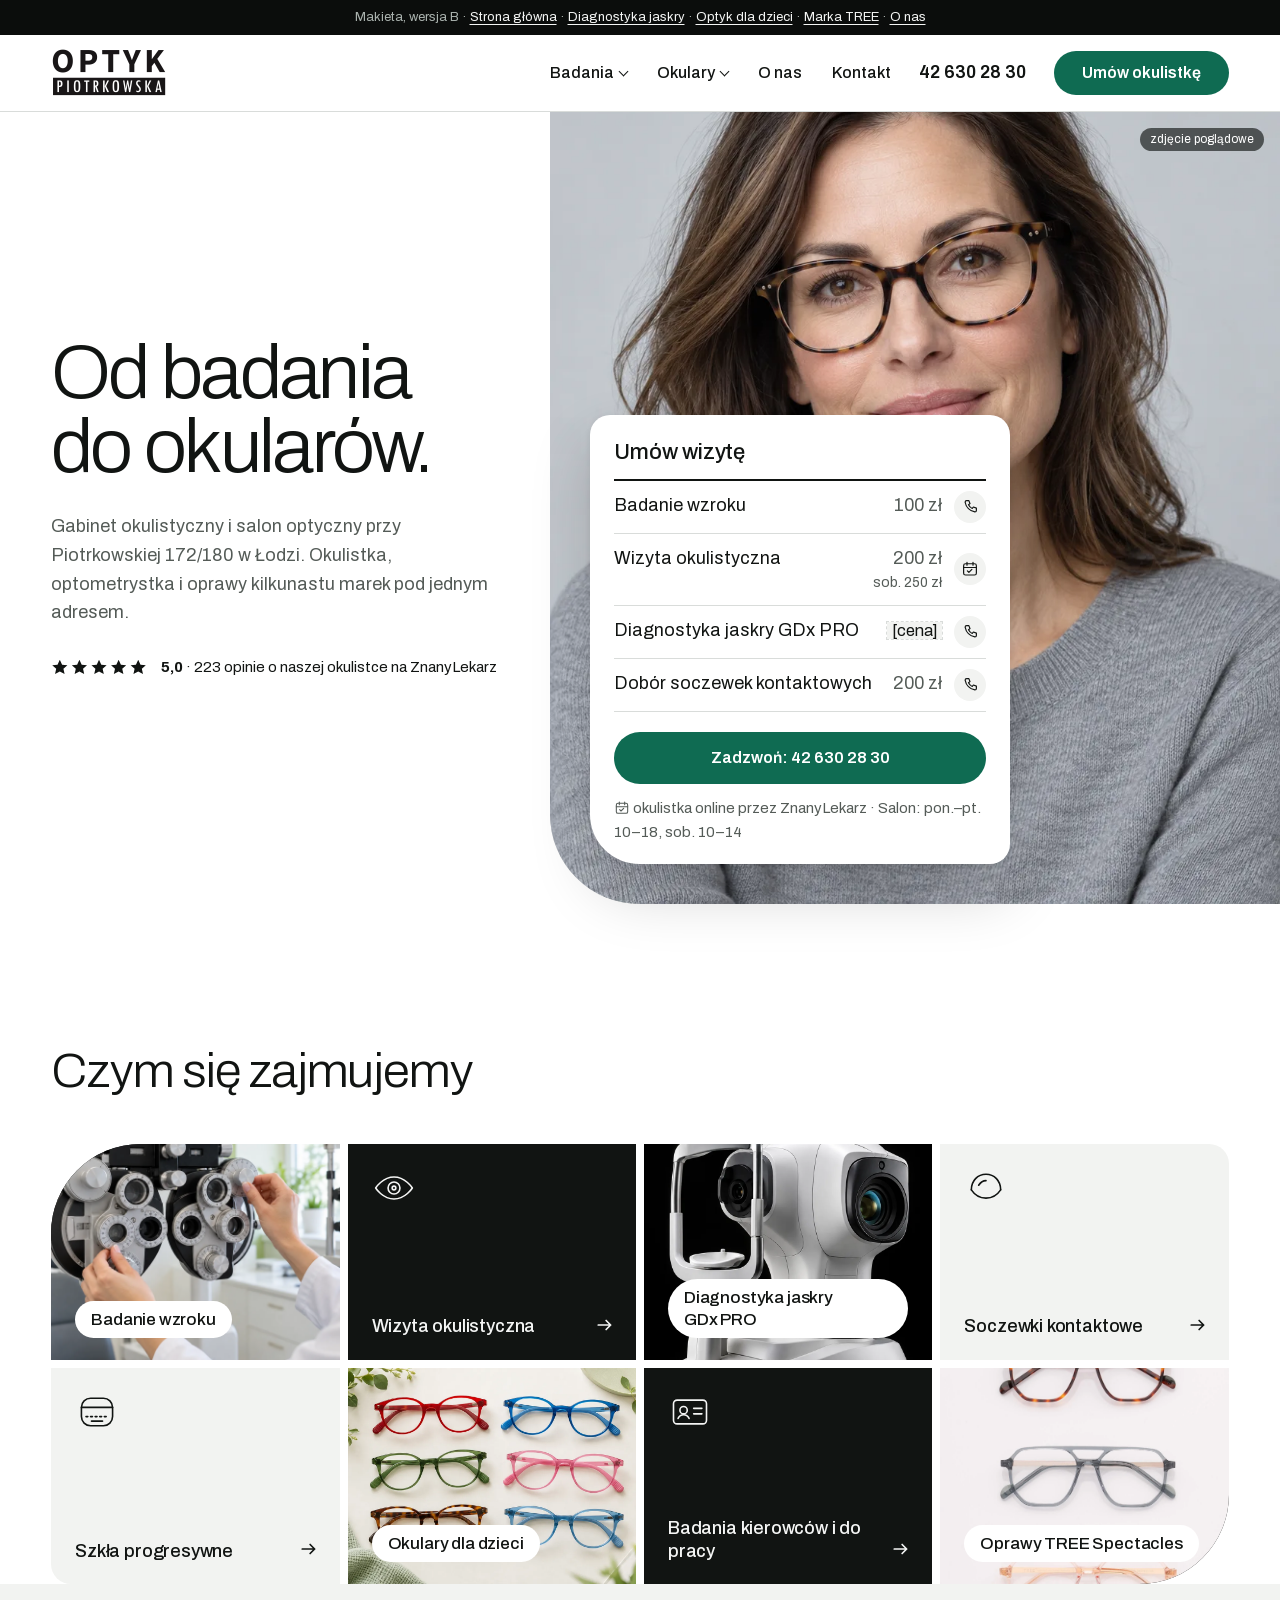
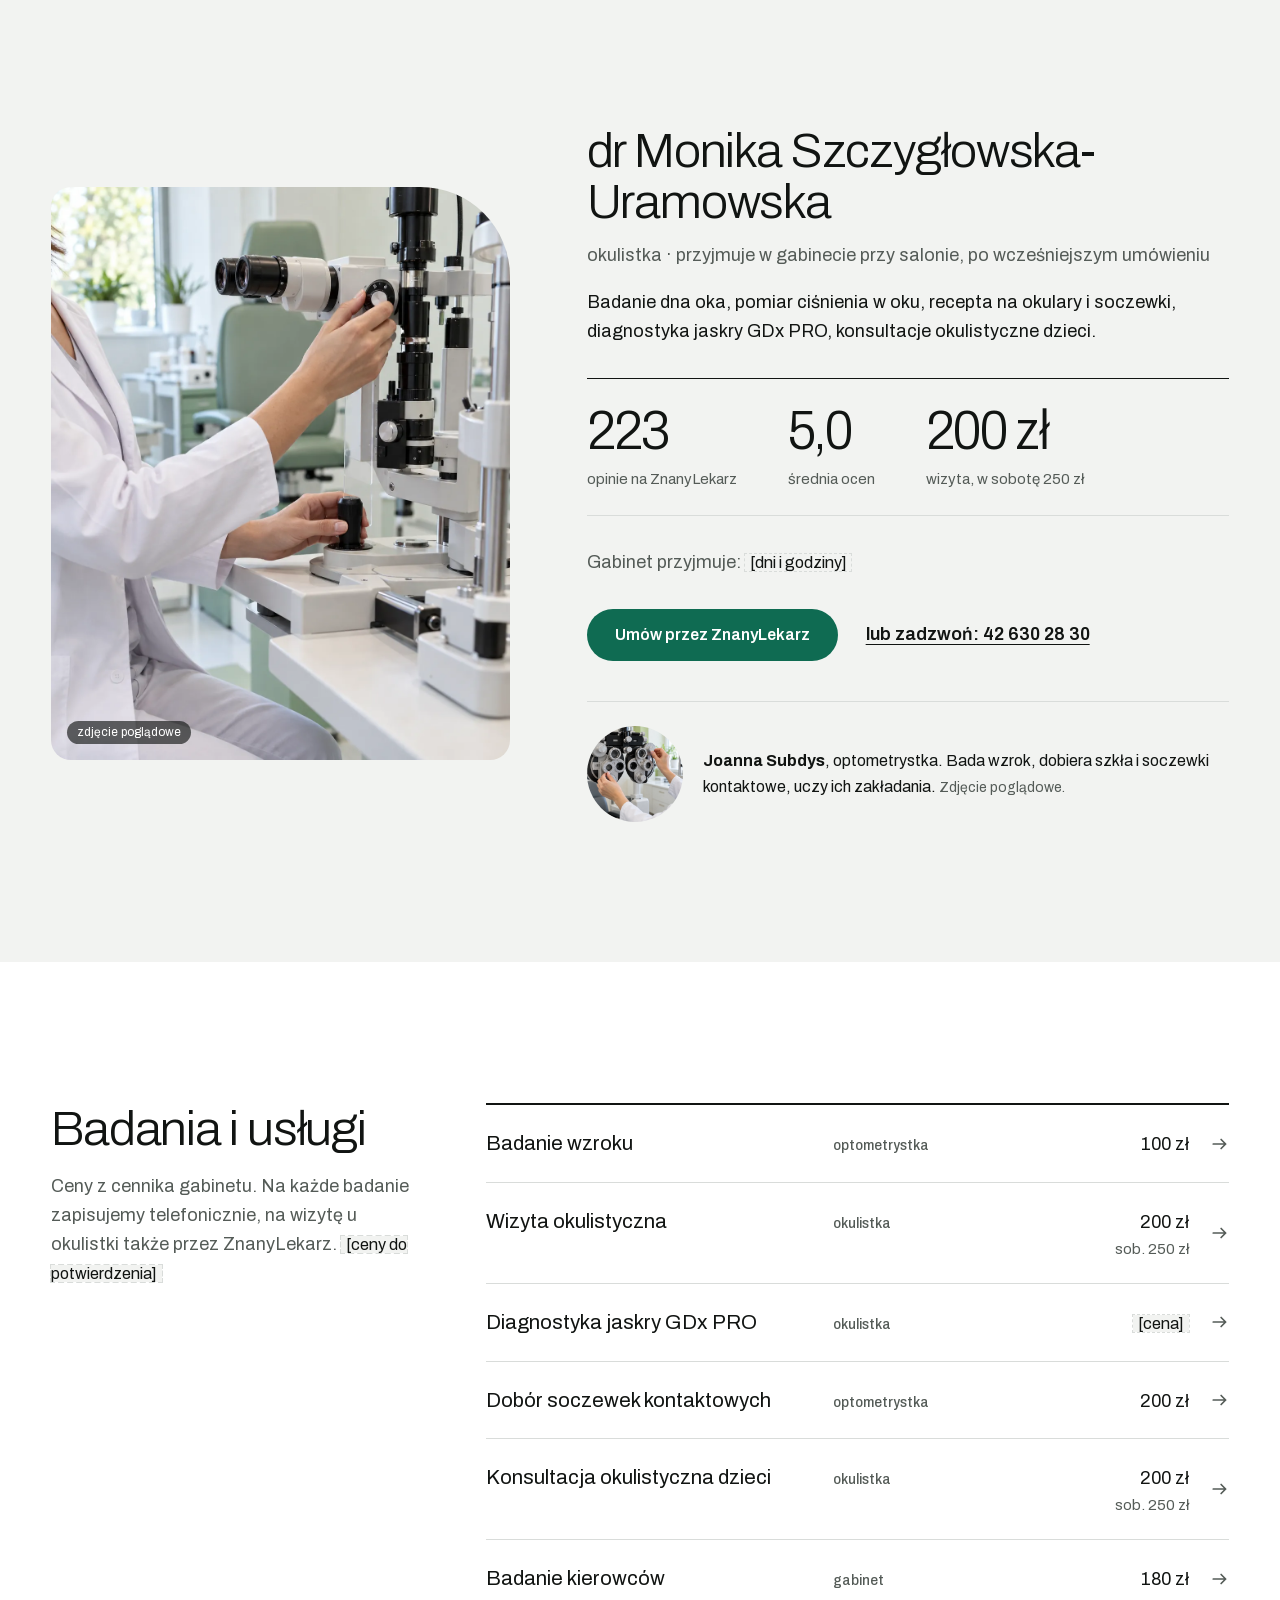
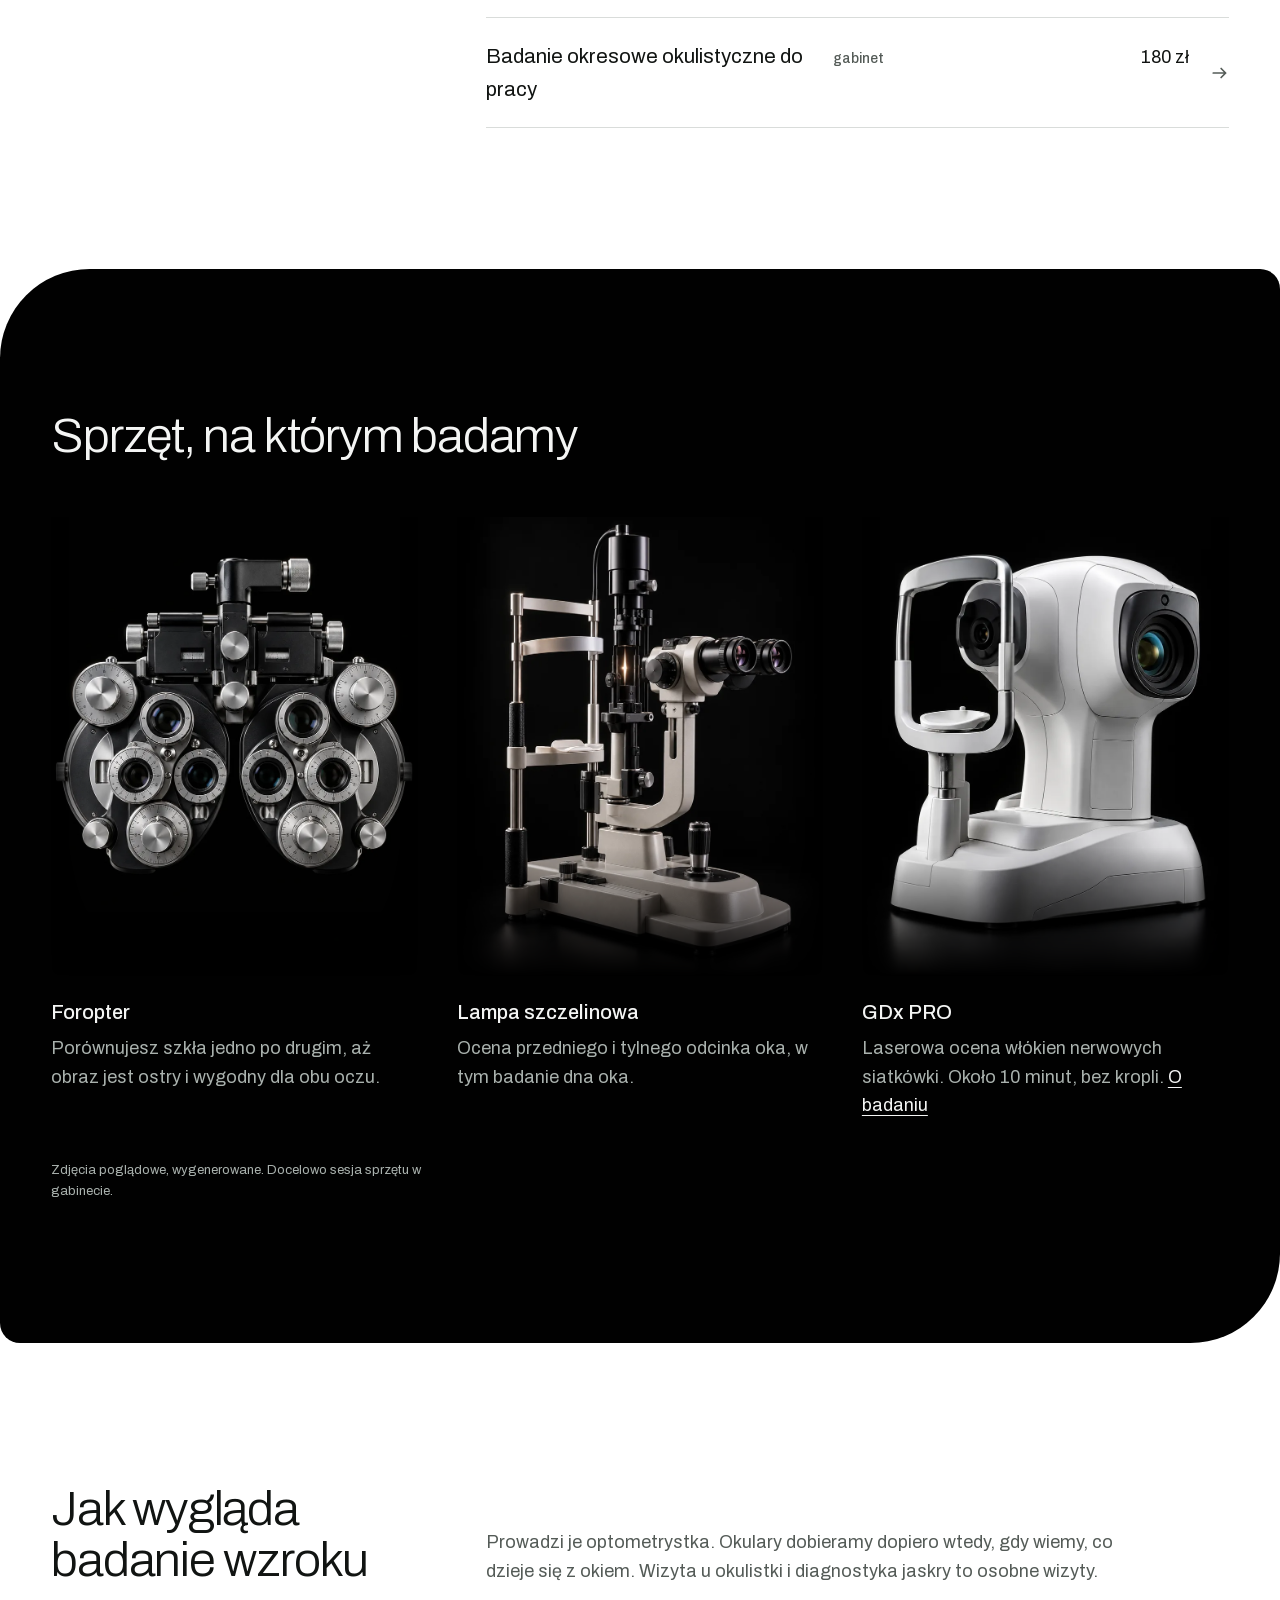
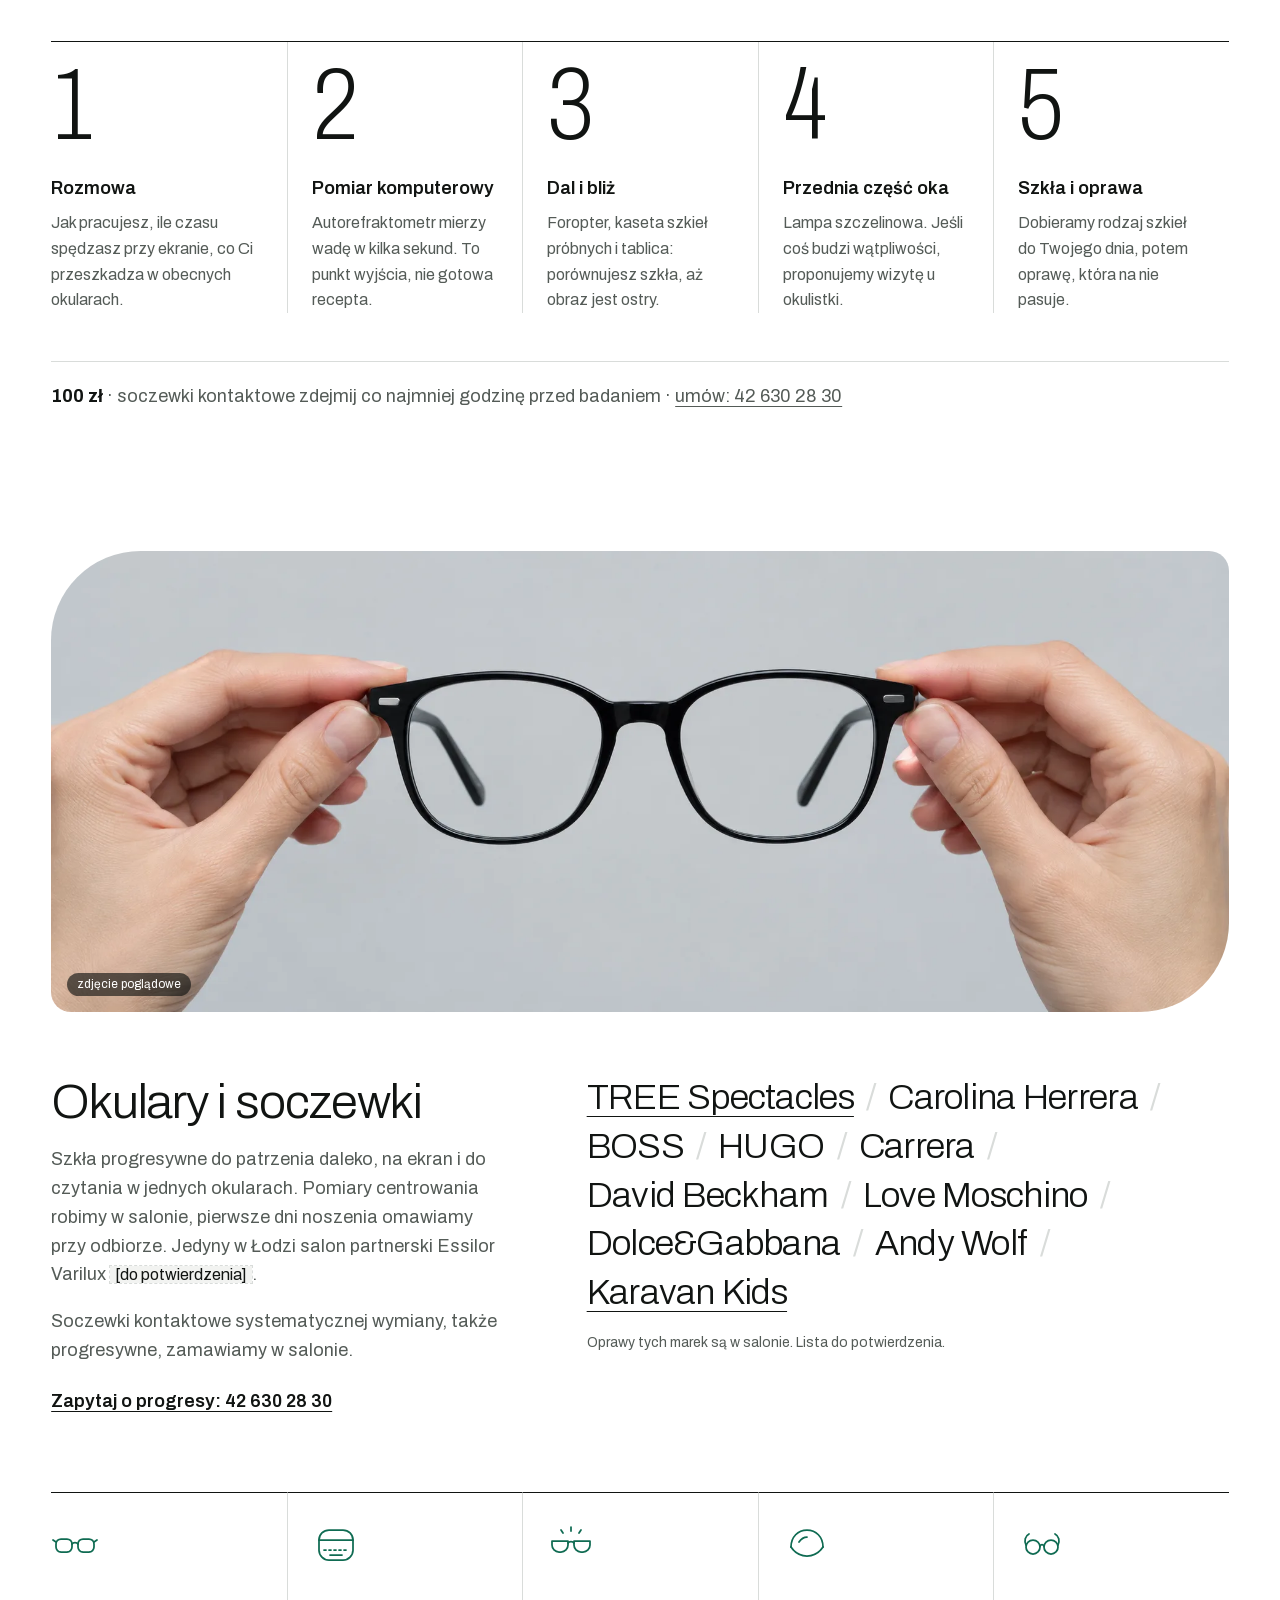
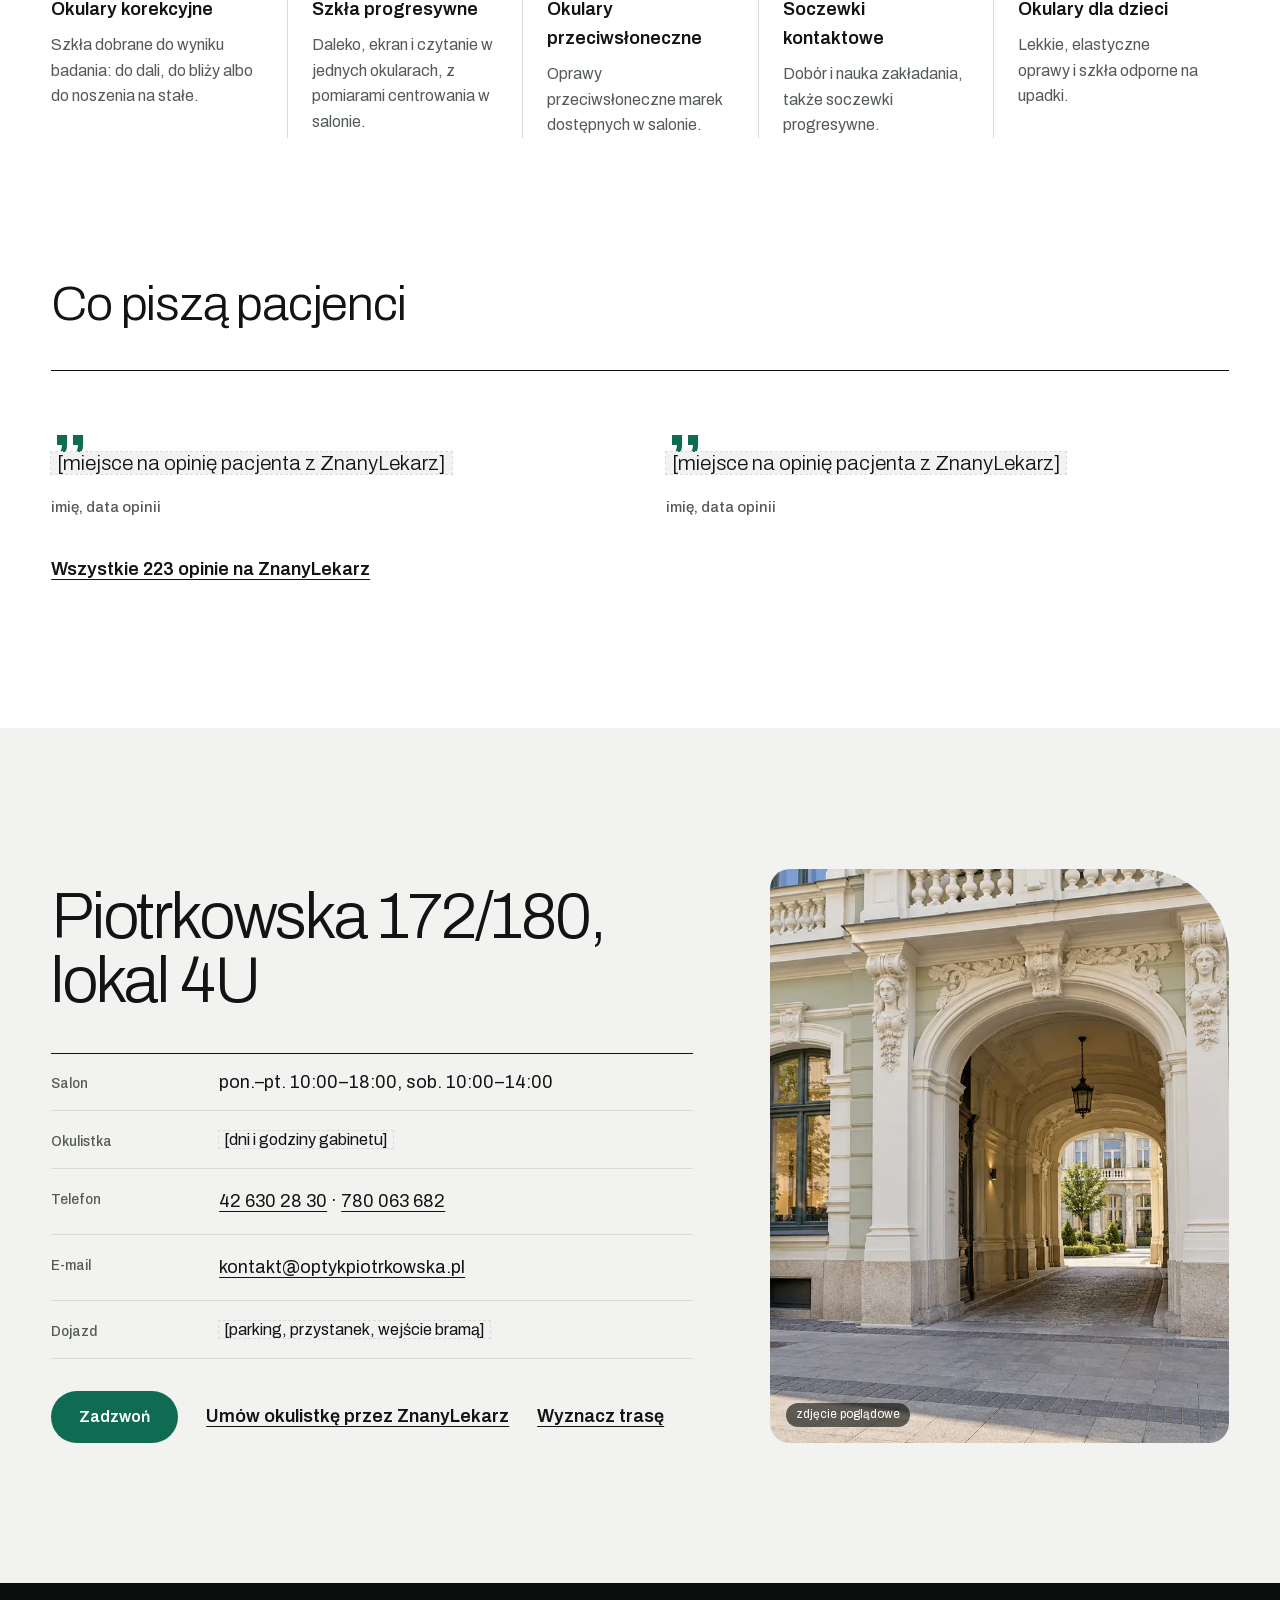
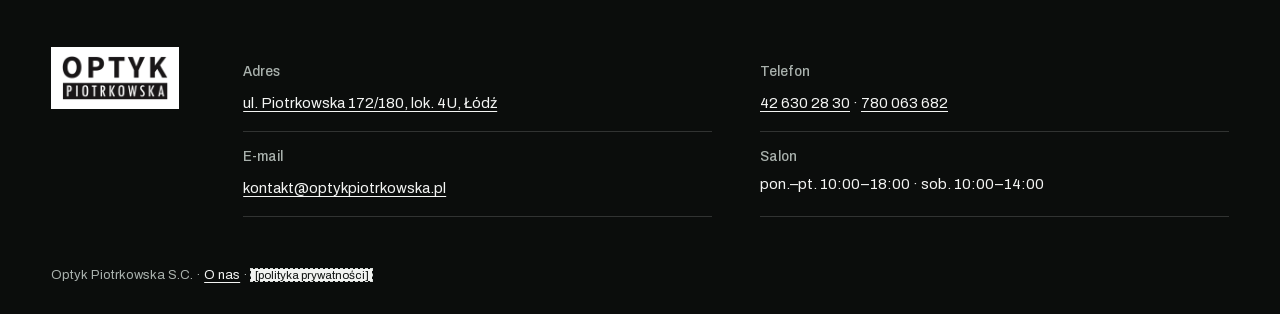
<file: index.html>
<!doctype html>
<html lang="pl">
<head>
<meta charset="utf-8">
<meta name="robots" content="noindex, nofollow">
<meta name="viewport" content="width=device-width, initial-scale=1">
<title>Optyk Piotrkowska — okulista, badanie wzroku i salon optyczny, Łódź</title>
<meta name="description" content="Gabinet okulistyczny i salon optyczny przy ul. Piotrkowskiej 172/180 w Łodzi. Badanie wzroku, diagnostyka jaskry GDx PRO, soczewki kontaktowe, szkła progresywne i oprawy premium.">
<meta name="theme-color" content="#ffffff">
<link rel="preload" href="fonts/archivo.woff2" as="font" type="font/woff2" crossorigin>
<link rel="stylesheet" href="style.css?v=237986e4">
</head>
<body>
<a class="skip" href="#tresc">Przejdź do treści</a>

<!-- Mockup guide: lets the client move between the sample pages -->
<p class="guide">Makieta, wersja B · <a href="index.html">Strona główna</a> · <a href="podstrona-jaskra.html">Diagnostyka jaskry</a> · <a href="podstrona-dzieci.html">Optyk dla dzieci</a> · <a href="marka-tree.html">Marka TREE</a> · <a href="o-nas.html">O nas</a></p>

<header class="top">
  <div class="top__inner">
    <a class="top__logo" href="index.html"><img src="img/logo-optyk-piotrkowska.png" width="464" height="196" alt="Optyk Piotrkowska — strona główna"></a>

    <nav class="nav" aria-label="Główna">
      <ul class="nav__list">
        <li class="nav__group">
          <button class="nav__trigger" type="button" aria-expanded="false" aria-controls="menu-badania">Badania</button>
          <div class="nav__panel" id="menu-badania" hidden>
            <div class="nav__panel-inner">
              <ul class="nav__rows">
                <li><a href="#uslugi"><span>Badanie wzroku</span><span class="nav__price">100 zł</span></a></li>
                <li><a href="#okulistka"><span>Wizyta okulistyczna</span><span class="nav__price">200 zł<small>sob. 250 zł</small></span></a></li>
                <li><a href="podstrona-jaskra.html"><span>Diagnostyka jaskry GDx PRO</span><span class="nav__price"><span class="tbd">[cena]</span></span></a></li>
                <li><a href="#uslugi"><span>Dobór soczewek kontaktowych</span><span class="nav__price">200 zł</span></a></li>
                <li><a href="podstrona-dzieci.html"><span>Konsultacja okulistyczna dzieci</span><span class="nav__price">200 zł<small>sob. 250 zł</small></span></a></li>
                <li><a href="#uslugi"><span>Badanie kierowców</span><span class="nav__price">180 zł</span></a></li>
              </ul>
              <div class="nav__cta">
                <p class="nav__cta-title">Umów wizytę</p>
                <a class="nav__cta-phone" href="tel:+48426302830">42 630 28 30</a>
                <p>Okulistkę umówisz też przez <a href="https://www.znanylekarz.pl/profil/monika-szczyglowska-uramowska" rel="noopener">ZnanyLekarz</a>.</p>
                <p>Salon: pon.–pt. 10–18, sob. 10–14</p>
              </div>
            </div>
          </div>
        </li>
        <li class="nav__group">
          <button class="nav__trigger" type="button" aria-expanded="false" aria-controls="menu-okulary">Okulary</button>
          <div class="nav__panel" id="menu-okulary" hidden>
            <div class="nav__panel-inner">
              <ul class="nav__rows nav__rows--single">
                <li><a href="#okulary"><span>Szkła progresywne</span></a></li>
                <li><a href="#okulary"><span>Oprawy i marki</span></a></li>
                <li><a href="marka-tree.html"><span>TREE Spectacles</span></a></li>
                <li><a href="podstrona-dzieci.html"><span>Okulary dla dzieci</span></a></li>
              </ul>
              <a class="nav__card" href="marka-tree.html"><img src="img/marki/tree-pilotki.webp" width="1440" height="1802" loading="lazy" alt=""><span>Oprawy TREE Spectacles</span></a>
              <a class="nav__card" href="podstrona-dzieci.html"><img src="img/poglad/oprawy-dzieci.webp" width="1200" height="800" loading="lazy" alt=""><span>Okulary dla dzieci</span></a>
            </div>
          </div>
        </li>
        <li><a class="nav__link" href="o-nas.html">O nas</a></li>
        <li><a class="nav__link" href="#kontakt">Kontakt</a></li>
      </ul>
    </nav>

    <a class="top__phone" href="tel:+48426302830">42 630 28 30</a>
    <a class="btn btn--book top__book" href="https://www.znanylekarz.pl/profil/monika-szczyglowska-uramowska">Umów okulistkę</a>
    <button class="nav-toggle" type="button" aria-expanded="false" aria-controls="menu-mobile">Menu</button>
  </div>

  <nav class="menu-mobile" id="menu-mobile" aria-label="Menu" hidden>
    <p class="menu-mobile__h">Badania</p>
    <ul>
      <li><a href="#uslugi">Badanie wzroku</a></li>
      <li><a href="#okulistka">Wizyta okulistyczna</a></li>
      <li><a href="podstrona-jaskra.html">Diagnostyka jaskry GDx PRO</a></li>
      <li><a href="#uslugi">Dobór soczewek kontaktowych</a></li>
      <li><a href="podstrona-dzieci.html">Konsultacja okulistyczna dzieci</a></li>
      <li><a href="#uslugi">Badanie kierowców</a></li>
    </ul>
    <p class="menu-mobile__h">Okulary</p>
    <ul>
      <li><a href="#okulary">Szkła progresywne</a></li>
      <li><a href="#okulary">Oprawy i marki</a></li>
      <li><a href="marka-tree.html">TREE Spectacles</a></li>
      <li><a href="podstrona-dzieci.html">Okulary dla dzieci</a></li>
    </ul>
    <ul class="menu-mobile__plain">
      <li><a href="o-nas.html">O nas</a></li>
      <li><a href="#kontakt">Kontakt</a></li>
    </ul>
    <p class="menu-mobile__cta"><a class="btn btn--book" href="tel:+48426302830">Zadzwoń: 42 630 28 30</a> <a class="link" href="https://www.znanylekarz.pl/profil/monika-szczyglowska-uramowska" rel="noopener">ZnanyLekarz</a></p>
  </nav>
</header>

<main id="tresc">
<!-- First viewport: light headline left; person in glasses right (Złotno's solution) with the visit card over the photo -->
<section class="hero" aria-labelledby="hero-title">
  <div class="hero__copy">
    <h1 id="hero-title" class="display"><span class="line">Od badania</span> <span class="line">do&nbsp;okularów.</span></h1>
    <p class="hero__lede">Gabinet okulistyczny i salon optyczny przy Piotrkowskiej 172/180 w&nbsp;Łodzi. Okulistka, optometrystka i&nbsp;oprawy kilkunastu marek pod jednym adresem.</p>
    <p class="rating"><svg class="stars" viewBox="0 0 100 18" aria-hidden="true"><use href="#star" x="0" width="18" height="18"/><use href="#star" x="20" width="18" height="18"/><use href="#star" x="40" width="18" height="18"/><use href="#star" x="60" width="18" height="18"/><use href="#star" x="80" width="18" height="18"/></svg><span><strong>5,0</strong> · 223 opinie o naszej okulistce na ZnanyLekarz</span></p>
    <!-- Phones only: the header hides its number, so the first screen carries one call -->
    <p class="hero__call"><a class="btn btn--book" href="tel:+48426302830">Zadzwoń: 42 630 28 30</a></p>
  </div>

  <div class="hero__media">
    <img src="img/hero-osoba.webp" width="960" height="1200" fetchpriority="high" alt="Kobieta w szylkretowych okularach w salonie optycznym">
    <span class="badge">zdjęcie poglądowe</span>
  </div>

  <!-- Visit card: the working action of the first viewport -->
  <aside class="visit" aria-labelledby="visit-title">
    <h2 id="visit-title" class="visit__title">Umów wizytę</h2>
    <ul class="visit__list">
      <li><a href="tel:+48426302830"><span>Badanie wzroku</span><span class="visit__price">100 zł</span><span class="visit__how"><svg viewBox="0 0 24 24" aria-hidden="true"><use href="#i-phone"/></svg><span class="sr">telefon</span></span></a></li>
      <li><a href="https://www.znanylekarz.pl/profil/monika-szczyglowska-uramowska" rel="noopener"><span>Wizyta okulistyczna</span><span class="visit__price">200 zł<small>sob. 250 zł</small></span><span class="visit__how"><svg viewBox="0 0 24 24" aria-hidden="true"><use href="#i-calendar"/></svg><span class="sr">rezerwacja online</span></span></a></li>
      <li><a href="tel:+48426302830"><span>Diagnostyka jaskry GDx PRO</span><span class="visit__price"><span class="tbd">[cena]</span></span><span class="visit__how"><svg viewBox="0 0 24 24" aria-hidden="true"><use href="#i-phone"/></svg><span class="sr">telefon</span></span></a></li>
      <li><a href="tel:+48426302830"><span>Dobór soczewek kontaktowych</span><span class="visit__price">200 zł</span><span class="visit__how"><svg viewBox="0 0 24 24" aria-hidden="true"><use href="#i-phone"/></svg><span class="sr">telefon</span></span></a></li>
    </ul>
    <a class="btn btn--book btn--wide" href="tel:+48426302830">Zadzwoń: 42 630 28 30</a>
    <p class="visit__note"><svg viewBox="0 0 24 24" aria-hidden="true"><use href="#i-calendar"/></svg> okulistka online przez ZnanyLekarz · Salon: pon.–pt. 10–18, sob. 10–14</p>
  </aside>
</section>


<!-- What we do, as tiles (Ortorad's solution): photo tiles alternate with solid tiles carrying a line icon -->
<section class="tiles-section wrap" aria-labelledby="zakres-title">
  <h2 id="zakres-title" class="h2">Czym się zajmujemy</h2>
  <ul class="tiles">
    <li><a class="tile tile--photo" href="#badanie"><img src="img/poglad/optometrystka.webp" width="1200" height="1200" loading="lazy" alt=""><span class="tile__name">Badanie wzroku</span></a></li>
    <li><a class="tile tile--ink" href="#okulistka"><svg class="tile__icon" viewBox="0 0 48 48" aria-hidden="true"><use href="#i-eye"/></svg><span class="tile__name">Wizyta okulistyczna</span></a></li>
    <li><a class="tile tile--photo tile--black" href="podstrona-jaskra.html"><img src="img/obj-skaner.webp" width="900" height="1125" loading="lazy" alt=""><span class="tile__name">Diagnostyka jaskry GDx&nbsp;PRO</span></a></li>
    <li><a class="tile tile--mist" href="#uslugi"><svg class="tile__icon" viewBox="0 0 48 48" aria-hidden="true"><use href="#i-lens"/></svg><span class="tile__name">Soczewki kontaktowe</span></a></li>
    <li><a class="tile tile--mist" href="#okulary"><svg class="tile__icon" viewBox="0 0 48 48" aria-hidden="true"><use href="#i-progressive"/></svg><span class="tile__name">Szkła progresywne</span></a></li>
    <li><a class="tile tile--photo" href="podstrona-dzieci.html"><img src="img/poglad/oprawy-dzieci.webp" width="1200" height="800" loading="lazy" alt=""><span class="tile__name">Okulary dla dzieci</span></a></li>
    <li><a class="tile tile--ink" href="#uslugi"><svg class="tile__icon" viewBox="0 0 48 48" aria-hidden="true"><use href="#i-card"/></svg><span class="tile__name">Badania kierowców i&nbsp;do pracy</span></a></li>
    <li><a class="tile tile--photo" href="marka-tree.html"><img src="img/marki/tree-pilotki.webp" width="1440" height="1802" loading="lazy" alt=""><span class="tile__name">Oprawy TREE Spectacles</span></a></li>
  </ul>
</section>

<!-- The doctor, with the real review figures (Ortorad's numbers solution) -->
<section class="doctor" id="okulistka" aria-labelledby="okulistka-title">
  <div class="wrap doctor__grid">
    <figure class="doctor__media">
      <img src="img/poglad/okulistka.webp" width="1121" height="1402" loading="lazy" alt="Dłonie okulistki przy lampie szczelinowej">
      <span class="badge">zdjęcie poglądowe</span>
    </figure>
    <div class="doctor__copy">
      <h2 id="okulistka-title" class="h2">dr Monika Szczygłowska-Uramowska</h2>
      <p class="doctor__role">okulistka · przyjmuje w gabinecie przy salonie, po wcześniejszym umówieniu</p>
      <p>Badanie dna oka, pomiar ciśnienia w oku, recepta na okulary i soczewki, diagnostyka jaskry GDx PRO, konsultacje okulistyczne dzieci.</p>
      <dl class="figures">
        <div><dt>223</dt><dd>opinie na ZnanyLekarz</dd></div>
        <div><dt>5,0</dt><dd>średnia ocen</dd></div>
        <div><dt>200 zł</dt><dd>wizyta, w sobotę 250 zł</dd></div>
      </dl>
      <p class="doctor__hours">Gabinet przyjmuje: <span class="tbd">[dni i godziny]</span></p>
      <div class="actions">
        <a class="btn btn--book" href="https://www.znanylekarz.pl/profil/monika-szczyglowska-uramowska" rel="noopener">Umów przez ZnanyLekarz</a>
        <a class="link" href="tel:+48426302830">lub zadzwoń: 42 630 28 30</a>
      </div>
      <div class="colleague">
        <img src="img/poglad/optometrystka.webp" width="1200" height="1200" loading="lazy" alt="Dłonie optometrystki przy foropterze">
        <p><strong>Joanna Subdys</strong>, optometrystka. Bada wzrok, dobiera szkła i&nbsp;soczewki kontaktowe, uczy ich zakładania. <small class="note">Zdjęcie poglądowe.</small></p>
      </div>
    </div>
  </div>
</section>

<!-- Services as one ruled price table -->
<section class="services wrap" id="uslugi" aria-labelledby="uslugi-title">
  <div class="services__head">
    <h2 id="uslugi-title" class="h2">Badania i&nbsp;usługi</h2>
    <p>Ceny z cennika gabinetu. Na każde badanie zapisujemy telefonicznie, na wizytę u okulistki także przez ZnanyLekarz. <span class="tbd">[ceny do potwierdzenia]</span></p>
  </div>
  <ul class="table">
    <li><a href="#badanie"><span class="table__name">Badanie wzroku</span><span class="table__who">optometrystka</span><span class="table__price">100 zł</span></a></li>
    <li><a href="#okulistka"><span class="table__name">Wizyta okulistyczna</span><span class="table__who">okulistka</span><span class="table__price">200 zł <small>sob. 250 zł</small></span></a></li>
    <li><a href="podstrona-jaskra.html"><span class="table__name">Diagnostyka jaskry GDx PRO</span><span class="table__who">okulistka</span><span class="table__price"><span class="tbd">[cena]</span></span></a></li>
    <li><a href="tel:+48426302830"><span class="table__name">Dobór soczewek kontaktowych</span><span class="table__who">optometrystka</span><span class="table__price">200 zł</span></a></li>
    <li><a href="podstrona-dzieci.html"><span class="table__name">Konsultacja okulistyczna dzieci</span><span class="table__who">okulistka</span><span class="table__price">200 zł <small>sob. 250 zł</small></span></a></li>
    <li><a href="tel:+48426302830"><span class="table__name">Badanie kierowców</span><span class="table__who">gabinet</span><span class="table__price">180 zł</span></a></li>
    <li><a href="tel:+48426302830"><span class="table__name">Badanie okresowe okulistyczne do pracy</span><span class="table__who">gabinet</span><span class="table__price">180 zł</span></a></li>
  </ul>
</section>

<!-- Instruments photographed like objects, on black -->
<section class="instruments" aria-labelledby="sprzet-title">
  <div class="wrap">
    <h2 id="sprzet-title" class="h2 h2--light">Sprzęt, na którym badamy</h2>
    <ul class="instruments__list">
      <li>
        <figure><img src="img/obj-foropter.webp" width="900" height="1125" loading="lazy" alt="Foropter na czarnym tle"></figure>
        <h3>Foropter</h3>
        <p>Porównujesz szkła jedno po drugim, aż obraz jest ostry i wygodny dla obu oczu.</p>
      </li>
      <li>
        <figure><img src="img/obj-lampa.webp" width="900" height="1125" loading="lazy" alt="Lampa szczelinowa z wąską wiązką światła"></figure>
        <h3>Lampa szczelinowa</h3>
        <p>Ocena przedniego i tylnego odcinka oka, w tym badanie dna oka.</p>
      </li>
      <li>
        <figure><img src="img/obj-skaner.webp" width="900" height="1125" loading="lazy" alt="Aparat do laserowego badania siatkówki"></figure>
        <h3>GDx PRO</h3>
        <p>Laserowa ocena włókien nerwowych siatkówki. Około 10 minut, bez kropli. <a href="podstrona-jaskra.html">O badaniu</a></p>
      </li>
    </ul>
    <p class="instruments__note">Zdjęcia poglądowe, wygenerowane. Docelowo sesja sprzętu w gabinecie.</p>
  </div>
</section>

<!-- The exam as stages (Złotno's solution), numbered because order matters -->
<section class="stages wrap" id="badanie" aria-labelledby="badanie-title">
  <div class="stages__head">
    <h2 id="badanie-title" class="h2">Jak wygląda badanie wzroku</h2>
    <p>Prowadzi je optometrystka. Okulary dobieramy dopiero wtedy, gdy wiemy, co dzieje się z okiem. Wizyta u okulistki i diagnostyka jaskry to osobne wizyty.</p>
  </div>
  <ol class="stages__list">
    <li><span class="stages__no" aria-hidden="true">1</span><h3>Rozmowa</h3><p>Jak pracujesz, ile czasu spędzasz przy ekranie, co Ci przeszkadza w obecnych okularach.</p></li>
    <li><span class="stages__no" aria-hidden="true">2</span><h3>Pomiar komputerowy</h3><p>Autorefraktometr mierzy wadę w kilka sekund. To punkt wyjścia, nie gotowa recepta.</p></li>
    <li><span class="stages__no" aria-hidden="true">3</span><h3>Dal i bliż</h3><p>Foropter, kaseta szkieł próbnych i tablica: porównujesz szkła, aż obraz jest ostry.</p></li>
    <li><span class="stages__no" aria-hidden="true">4</span><h3>Przednia część oka</h3><p>Lampa szczelinowa. Jeśli coś budzi wątpliwości, proponujemy wizytę u okulistki.</p></li>
    <li><span class="stages__no" aria-hidden="true">5</span><h3>Szkła i oprawa</h3><p>Dobieramy rodzaj szkieł do Twojego dnia, potem oprawę, która na nie pasuje.</p></li>
  </ol>
  <p class="stages__foot"><strong>100 zł</strong> · soczewki kontaktowe zdejmij co najmniej godzinę przed badaniem · <a href="tel:+48426302830">umów: 42 630 28 30</a></p>
</section>

<!-- Glasses: full-bleed strip, then progressive lenses and the brand list set large -->
<section class="glasses" id="okulary" aria-labelledby="okulary-title">
  <figure class="strip">
    <img src="img/pas-dlonie.webp" width="1916" height="821" loading="lazy" alt="Dłonie trzymające okulary na tle półek z oprawami">
    <span class="badge">zdjęcie poglądowe</span>
  </figure>
  <div class="wrap glasses__grid">
    <div>
      <h2 id="okulary-title" class="h2">Okulary i&nbsp;soczewki</h2>
      <p>Szkła progresywne do patrzenia daleko, na ekran i do czytania w jednych okularach. Pomiary centrowania robimy w salonie, pierwsze dni noszenia omawiamy przy odbiorze. Jedyny w Łodzi salon partnerski Essilor Varilux <span class="tbd">[do potwierdzenia]</span>.</p>
      <p>Soczewki kontaktowe systematycznej wymiany, także progresywne, zamawiamy w salonie.</p>
      <a class="link" href="tel:+48426302830">Zapytaj o progresy: 42 630 28 30</a>
    </div>
    <div>
      <ul class="brandlist">
        <li><a href="marka-tree.html">TREE Spectacles</a></li>
        <li>Carolina Herrera</li><li>BOSS</li><li>HUGO</li><li>Carrera</li><li>David Beckham</li><li>Love Moschino</li><li>Dolce&amp;Gabbana</li><li>Andy Wolf</li>
        <li><a href="podstrona-dzieci.html">Karavan Kids</a></li>
      </ul>
      <p class="note">Oprawy tych marek są w salonie. Lista do potwierdzenia.</p>
    </div>
  </div>
  <ul class="wrap types" aria-label="Rodzaje okularów i soczewek">
    <li><svg viewBox="0 0 48 48" aria-hidden="true"><use href="#i-glasses"/></svg><h3>Okulary korekcyjne</h3><p>Szkła dobrane do wyniku badania: do dali, do bliży albo do noszenia na stałe.</p></li>
    <li><svg viewBox="0 0 48 48" aria-hidden="true"><use href="#i-progressive"/></svg><h3>Szkła progresywne</h3><p>Daleko, ekran i czytanie w jednych okularach, z pomiarami centrowania w salonie.</p></li>
    <li><svg viewBox="0 0 48 48" aria-hidden="true"><use href="#i-sun"/></svg><h3>Okulary przeciwsłoneczne</h3><p>Oprawy przeciwsłoneczne marek dostępnych w salonie.</p></li>
    <li><svg viewBox="0 0 48 48" aria-hidden="true"><use href="#i-lens"/></svg><h3>Soczewki kontaktowe</h3><p>Dobór i nauka zakładania, także soczewki progresywne.</p></li>
    <li><svg viewBox="0 0 48 48" aria-hidden="true"><use href="#i-kids"/></svg><h3>Okulary dla dzieci</h3><p>Lekkie, elastyczne oprawy i szkła odporne na upadki.</p></li>
  </ul>
</section>

<!-- Reviews: real count, quotes still to be collected -->
<section class="reviews wrap" aria-labelledby="opinie-title">
  <h2 id="opinie-title" class="h2">Co piszą pacjenci</h2>
  <div class="reviews__grid">
    <blockquote><p><span class="tbd">[miejsce na opinię pacjenta z ZnanyLekarz]</span></p><footer>imię, data opinii</footer></blockquote>
    <blockquote><p><span class="tbd">[miejsce na opinię pacjenta z ZnanyLekarz]</span></p><footer>imię, data opinii</footer></blockquote>
  </div>
  <a class="link" href="https://www.znanylekarz.pl/profil/monika-szczyglowska-uramowska" rel="noopener">Wszystkie 223 opinie na ZnanyLekarz</a>
</section>

<!-- Contact: the address set large, hours and phones as a table, the gate photo -->
<section class="contact" id="kontakt" aria-labelledby="kontakt-title">
  <div class="wrap contact__grid">
    <div>
      <h2 id="kontakt-title" class="contact__address">Piotrkowska 172/180, lokal&nbsp;4U</h2>
      <dl class="facts">
        <div><dt>Salon</dt><dd>pon.–pt. 10:00–18:00, sob. 10:00–14:00</dd></div>
        <div><dt>Okulistka</dt><dd><span class="tbd">[dni i godziny gabinetu]</span></dd></div>
        <div><dt>Telefon</dt><dd><a href="tel:+48426302830">42 630 28 30</a> · <a href="tel:+48780063682">780 063 682</a></dd></div>
        <div><dt>E-mail</dt><dd><a href="mailto:kontakt@optykpiotrkowska.pl">kontakt@optykpiotrkowska.pl</a></dd></div>
        <div><dt>Dojazd</dt><dd><span class="tbd">[parking, przystanek, wejście bramą]</span></dd></div>
      </dl>
      <div class="actions">
        <a class="btn btn--book" href="tel:+48426302830">Zadzwoń</a>
        <a class="link" href="https://www.znanylekarz.pl/profil/monika-szczyglowska-uramowska" rel="noopener">Umów okulistkę przez ZnanyLekarz</a>
        <a class="link" href="https://www.google.com/maps/search/?api=1&amp;query=Piotrkowska+172%2F180+%C5%81%C3%B3d%C5%BA" rel="noopener">Wyznacz trasę</a>
      </div>
    </div>
    <figure class="contact__media">
      <img src="img/poglad/brama.webp" width="1200" height="900" loading="lazy" alt="Brama kamienicy z łukowym przejazdem">
      <span class="badge">zdjęcie poglądowe</span>
    </figure>
  </div>
</section>

<svg class="sprite" aria-hidden="true">
  <symbol id="star" viewBox="0 0 20 18"><path d="M10 .8l2.6 5.6 6 .6-4.5 4 1.3 6L10 14 4.6 17l1.3-6L1.4 7l6-.6z"/></symbol>
  <symbol id="i-phone" viewBox="0 0 24 24"><path d="M7.5 3.5h3l1.5 4-2 1.5a11 11 0 0 0 5 5l1.5-2 4 1.5v3a2 2 0 0 1-2 2A16 16 0 0 1 5.5 5.5a2 2 0 0 1 2-2z" fill="none" stroke="currentColor" stroke-width="1.6" stroke-linejoin="round"/></symbol>
  <symbol id="i-calendar" viewBox="0 0 24 24"><g fill="none" stroke="currentColor" stroke-width="1.6" stroke-linecap="round" stroke-linejoin="round"><rect x="3.5" y="5" width="17" height="15" rx="2.5"/><path d="M3.5 10h17M8 3v4M16 3v4M8.5 14.5l2 2 4-4"/></g></symbol>
  <symbol id="i-eye" viewBox="0 0 48 48"><g fill="none" stroke="currentColor" stroke-width="1.75" stroke-linecap="round" stroke-linejoin="round"><path d="M4 24s7.5-12 20-12 20 12 20 12-7.5 12-20 12S4 24 4 24z"/><circle cx="24" cy="24" r="6.5"/><circle cx="24" cy="24" r="2"/></g></symbol>
  <symbol id="i-lens" viewBox="0 0 48 48"><g fill="none" stroke="currentColor" stroke-width="1.75" stroke-linecap="round" stroke-linejoin="round"><path d="M8 26c0-10 7-17 16-17s16 7 16 17"/><path d="M8 26c4 6 10 9 16 9s12-3 16-9"/><path d="M16 21c2-3 5-5 8-5"/></g></symbol>
  <symbol id="i-progressive" viewBox="0 0 48 48"><g fill="none" stroke="currentColor" stroke-width="1.75" stroke-linecap="round" stroke-linejoin="round"><rect x="7" y="9" width="34" height="30" rx="10"/><path d="M7 19h34"/><path d="M12 29h24" stroke-dasharray="2 3"/><path d="M18 34h12"/></g></symbol>
  <symbol id="i-card" viewBox="0 0 48 48"><g fill="none" stroke="currentColor" stroke-width="1.75" stroke-linecap="round" stroke-linejoin="round"><rect x="6" y="11" width="36" height="26" rx="4"/><circle cx="17" cy="22" r="4"/><path d="M11 31c1.5-3 3.5-4 6-4s4.5 1 6 4M28 20h9M28 26h9"/></g></symbol>
  <symbol id="i-glasses" viewBox="0 0 48 48"><g fill="none" stroke="currentColor" stroke-width="1.75" stroke-linecap="round" stroke-linejoin="round"><rect x="5" y="18" width="16" height="13" rx="5"/><rect x="27" y="18" width="16" height="13" rx="5"/><path d="M21 23c1-2 5-2 6 0M5 21 2 19M43 21l3-2"/></g></symbol>
  <symbol id="i-sun" viewBox="0 0 48 48"><g fill="none" stroke="currentColor" stroke-width="1.75" stroke-linecap="round" stroke-linejoin="round"><path d="M5 20h16v4a7 7 0 0 1-7 7h-2a7 7 0 0 1-7-7z"/><path d="M27 20h16v4a7 7 0 0 1-7 7h-2a7 7 0 0 1-7-7z"/><path d="M21 22c1-2 5-2 6 0"/><path d="M24 6v4M14 9l2 3M34 9l-2 3"/></g></symbol>
  <symbol id="i-kids" viewBox="0 0 48 48"><g fill="none" stroke="currentColor" stroke-width="1.75" stroke-linecap="round" stroke-linejoin="round"><circle cx="15" cy="26" r="7"/><circle cx="33" cy="26" r="7"/><path d="M22 25c1-2 3-2 4 0M8 24c-2-4-1-9 3-11M40 24c2-4 1-9-3-11"/></g></symbol>
</svg>
</main>

<footer class="foot">
  <div class="wrap foot__grid">
    <img class="foot__logo" src="img/logo-optyk-piotrkowska.png" width="464" height="196" alt="Optyk Piotrkowska">
    <dl class="foot__facts">
      <div><dt>Adres</dt><dd><a href="https://www.google.com/maps/search/?api=1&amp;query=Piotrkowska+172%2F180+%C5%81%C3%B3d%C5%BA" rel="noopener">ul. Piotrkowska 172/180, lok. 4U, Łódź</a></dd></div>
      <div><dt>Telefon</dt><dd><a href="tel:+48426302830">42 630 28 30</a> · <a href="tel:+48780063682">780 063 682</a></dd></div>
      <div><dt>E-mail</dt><dd><a href="mailto:kontakt@optykpiotrkowska.pl">kontakt@optykpiotrkowska.pl</a></dd></div>
      <div><dt>Salon</dt><dd>pon.–pt. 10:00–18:00 · sob. 10:00–14:00</dd></div>
    </dl>
  </div>
  <p class="wrap foot__legal">Optyk Piotrkowska S.C. · <a href="o-nas.html">O nas</a> · <span class="tbd">[polityka prywatności]</span></p>
</footer>

<!-- Floating phone (Ortorad's solution): one tap from anywhere -->
<a class="float-call" href="tel:+48426302830" aria-label="Zadzwoń: 42 630 28 30"><svg viewBox="0 0 24 24" aria-hidden="true"><path d="M7.5 3.5h3l1.5 4-2 1.5a11 11 0 0 0 5 5l1.5-2 4 1.5v3a2 2 0 0 1-2 2A16 16 0 0 1 5.5 5.5a2 2 0 0 1 2-2z"/></svg><span class="float-call__no" aria-hidden="true">42 630 28 30</span></a>

<script src="app.js?v=7788a3f9" defer></script>
</body>
</html>
</file>
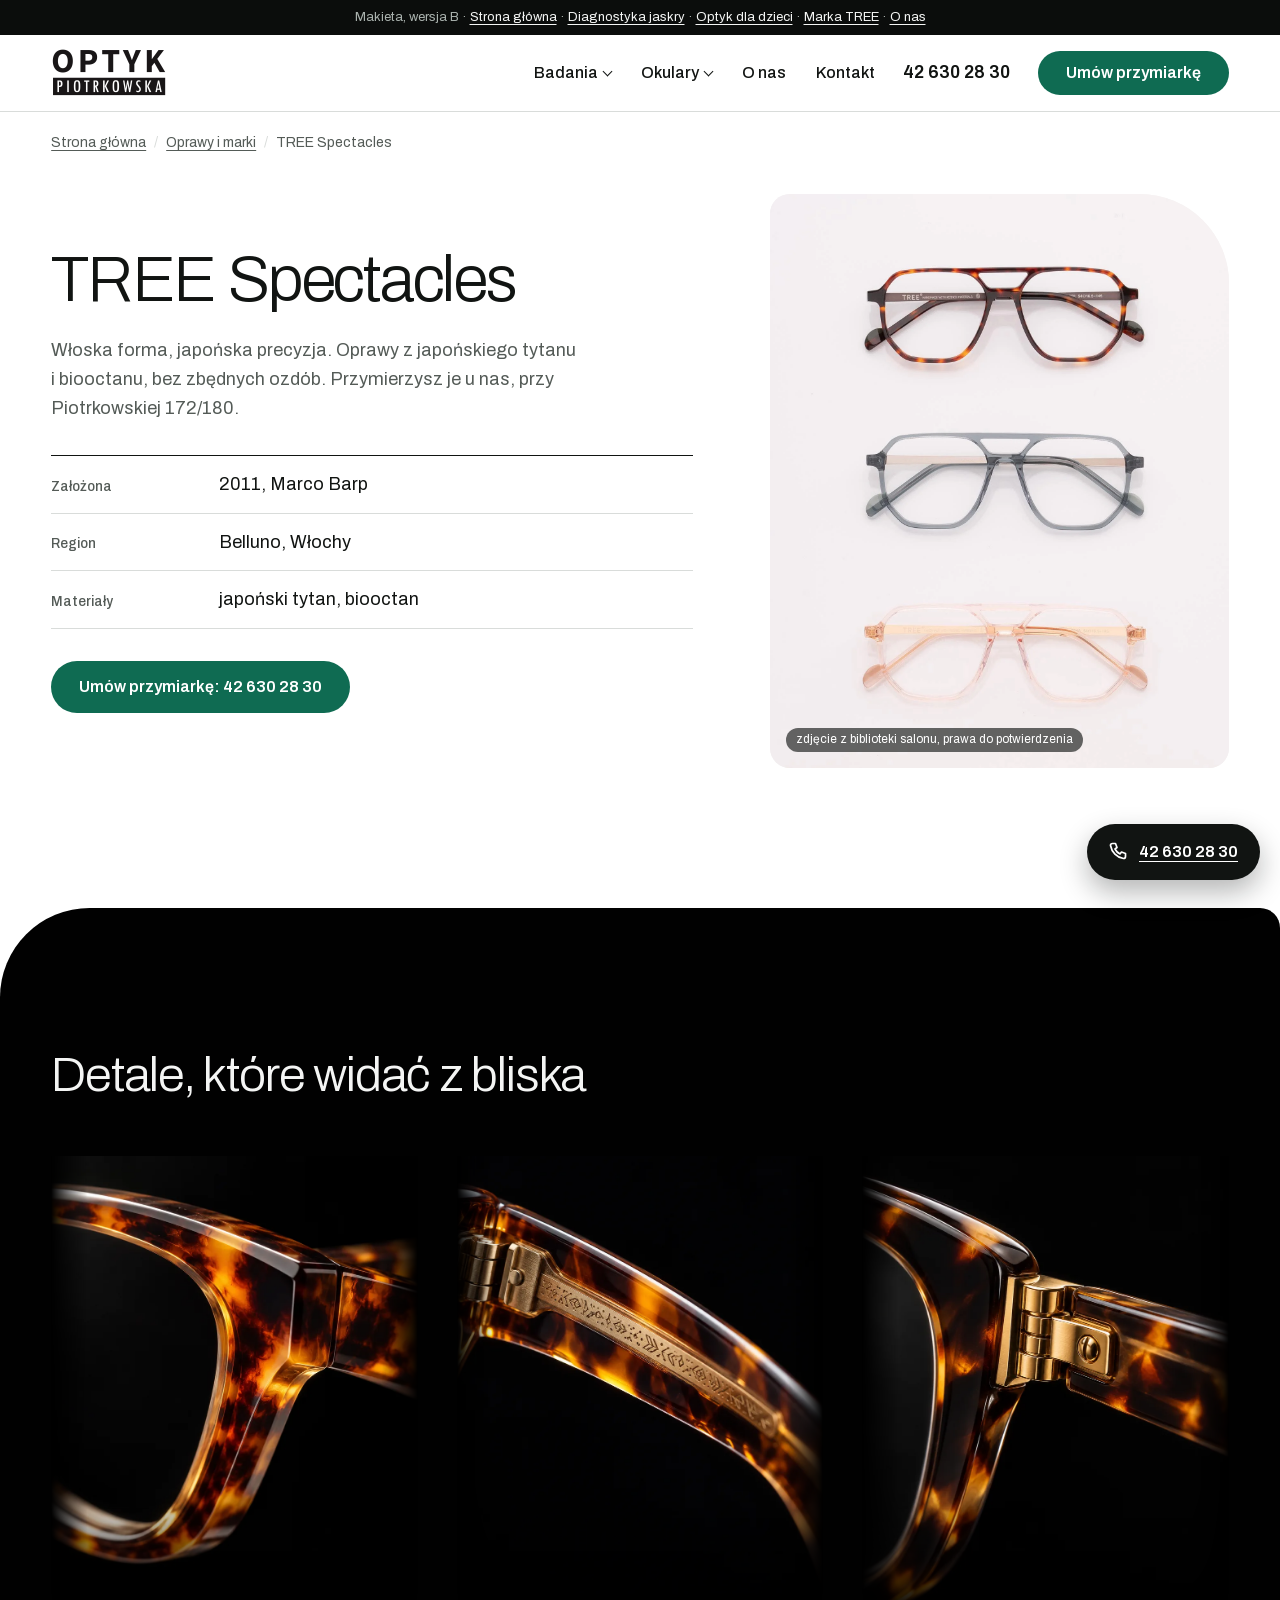
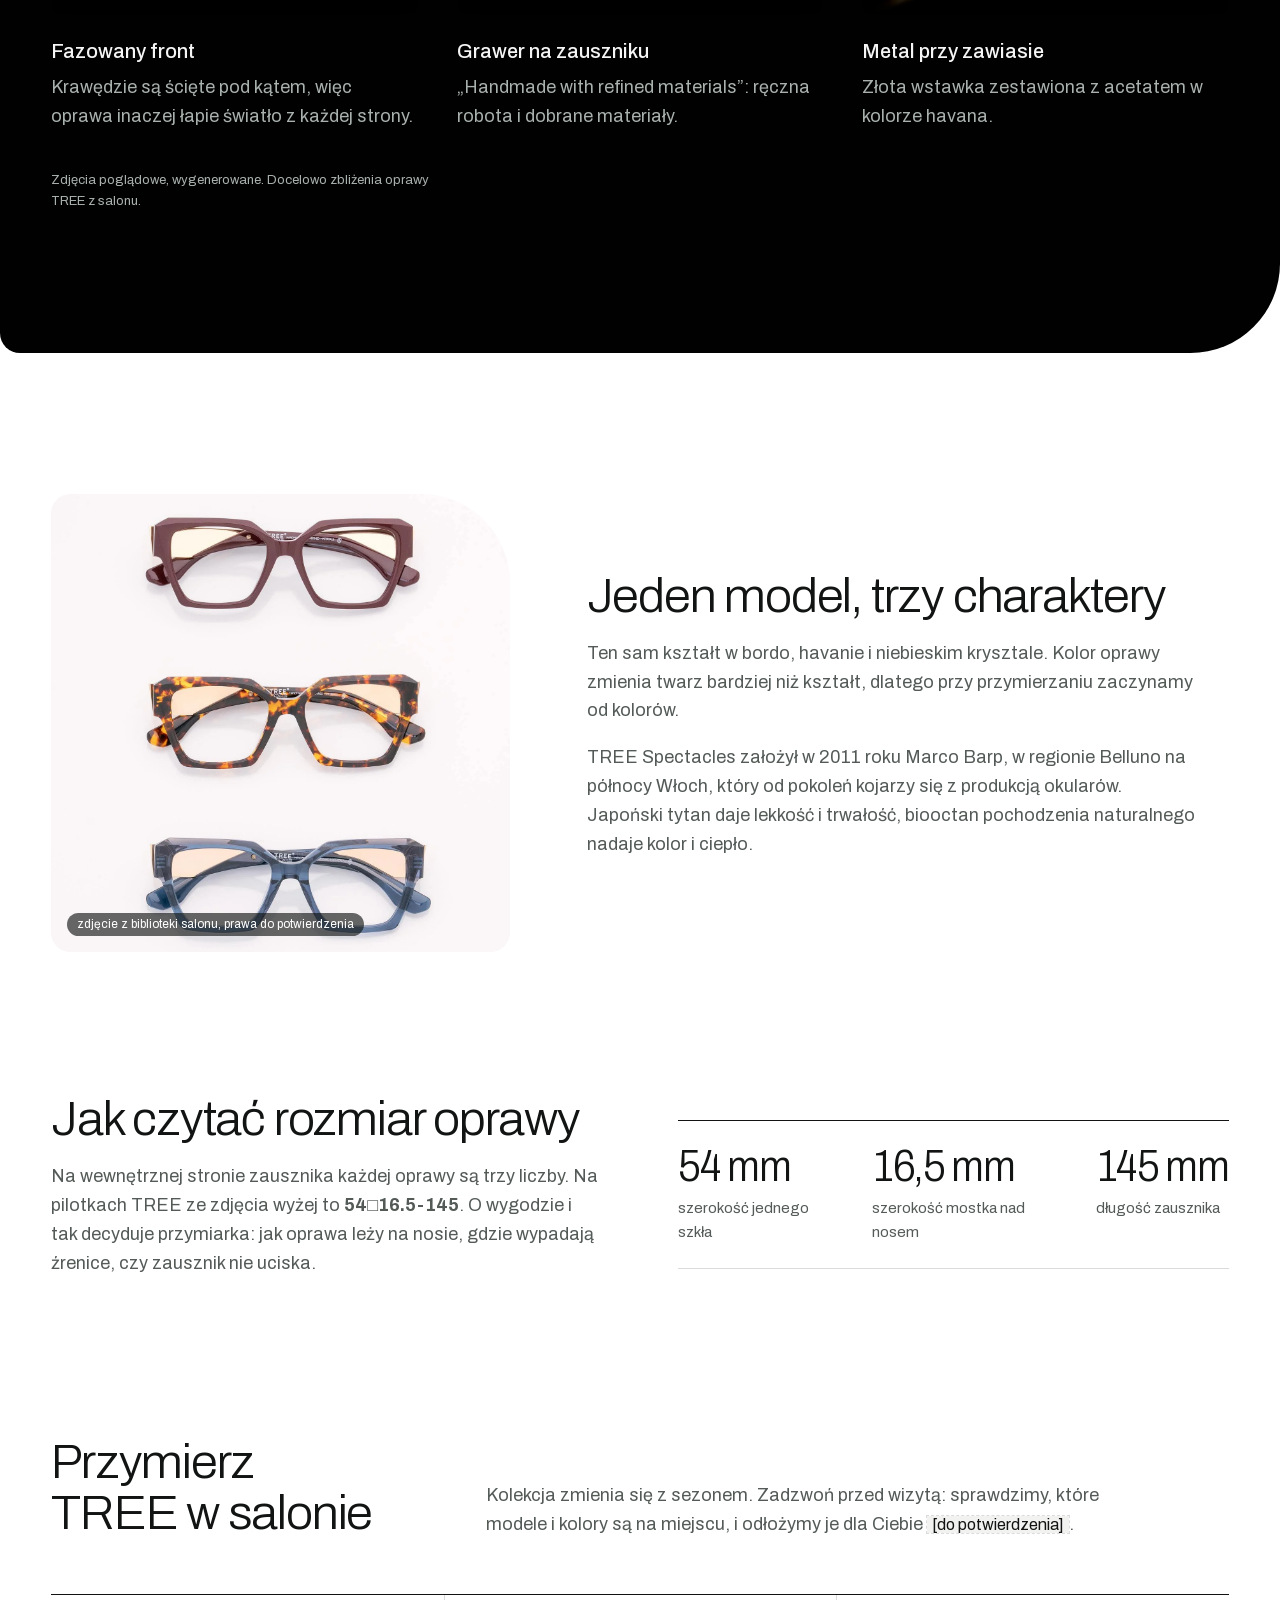
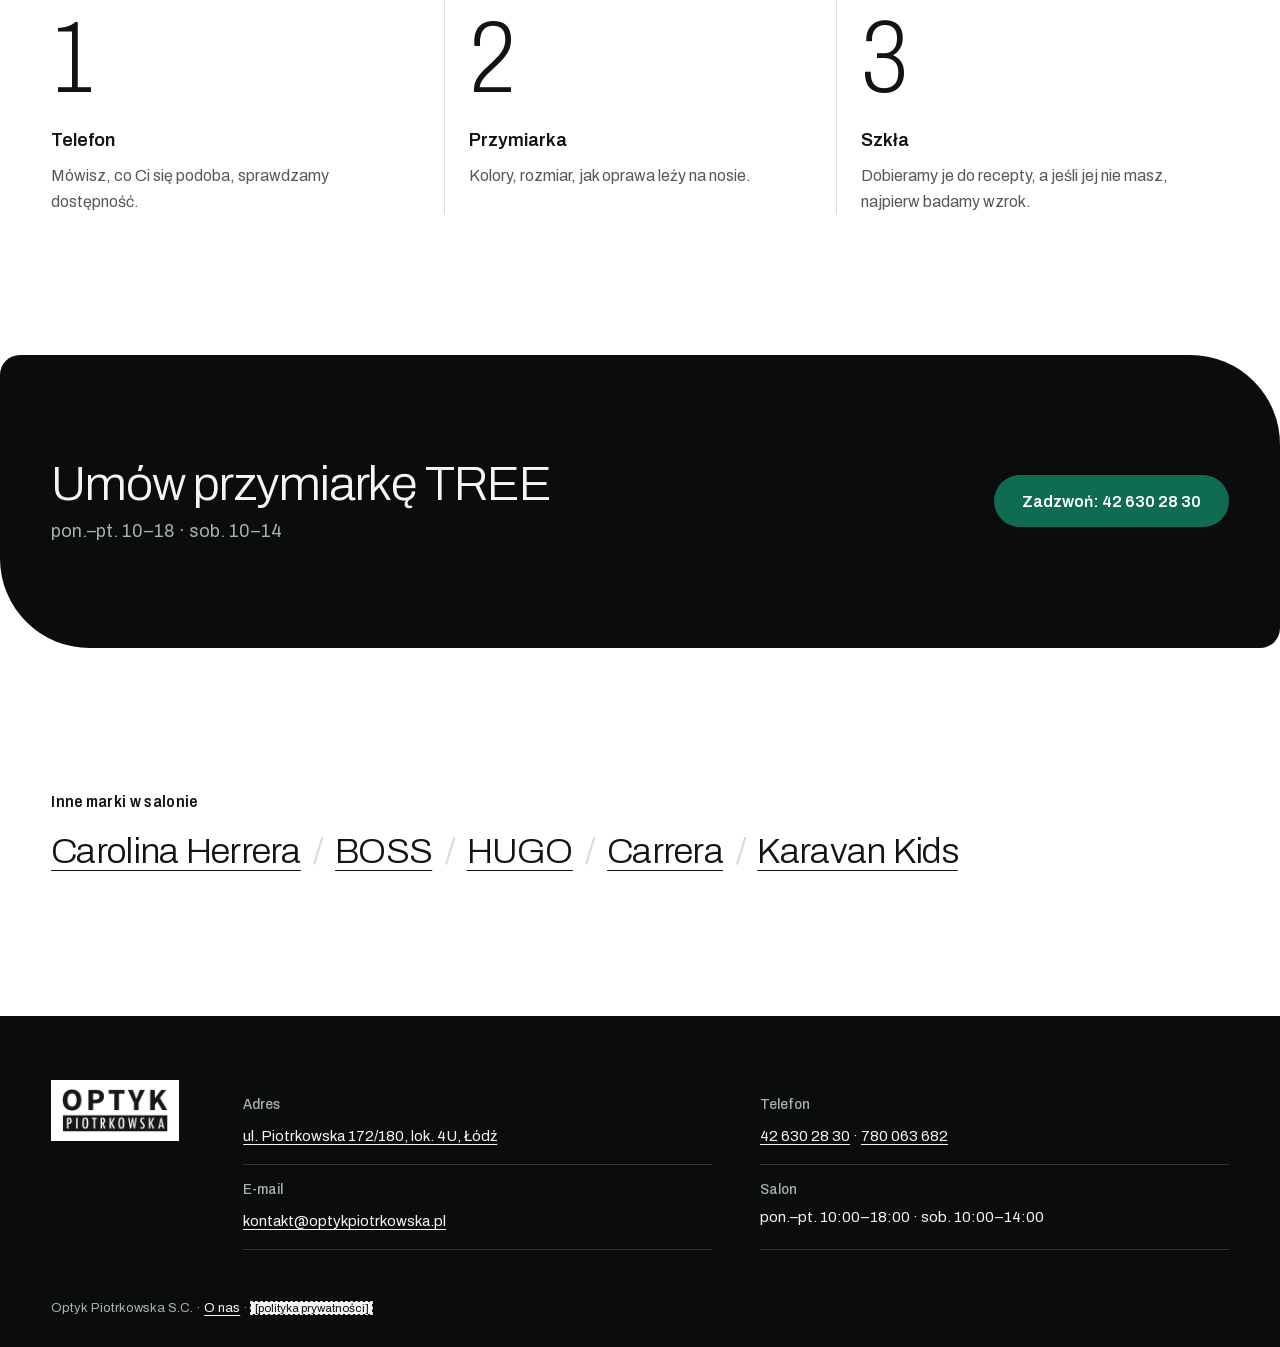
<file: marka-tree.html>
<!doctype html>
<html lang="pl">
<head>
<meta charset="utf-8">
<meta name="robots" content="noindex, nofollow">
<meta name="viewport" content="width=device-width, initial-scale=1">
<title>TREE Spectacles w Łodzi — włoskie oprawy z tytanu | Optyk Piotrkowska</title>
<meta name="description" content="Oprawy TREE Spectacles (Belluno, Włochy) z japońskiego tytanu i biooctanu. Przymiarka w salonie przy ul. Piotrkowskiej 172/180 w Łodzi.">
<meta name="theme-color" content="#ffffff">
<link rel="preload" href="fonts/archivo.woff2" as="font" type="font/woff2" crossorigin>
<link rel="stylesheet" href="style.css?v=237986e4">
</head>
<body>
<a class="skip" href="#tresc">Przejdź do treści</a>

<!-- Mockup guide: lets the client move between the sample pages -->
<p class="guide">Makieta, wersja B · <a href="index.html">Strona główna</a> · <a href="podstrona-jaskra.html">Diagnostyka jaskry</a> · <a href="podstrona-dzieci.html">Optyk dla dzieci</a> · <a href="marka-tree.html">Marka TREE</a> · <a href="o-nas.html">O nas</a></p>

<header class="top">
  <div class="top__inner">
    <a class="top__logo" href="index.html"><img src="img/logo-optyk-piotrkowska.png" width="464" height="196" alt="Optyk Piotrkowska — strona główna"></a>

    <nav class="nav" aria-label="Główna">
      <ul class="nav__list">
        <li class="nav__group">
          <button class="nav__trigger" type="button" aria-expanded="false" aria-controls="menu-badania">Badania</button>
          <div class="nav__panel" id="menu-badania" hidden>
            <div class="nav__panel-inner">
              <ul class="nav__rows">
                <li><a href="index.html#uslugi"><span>Badanie wzroku</span><span class="nav__price">100 zł</span></a></li>
                <li><a href="index.html#okulistka"><span>Wizyta okulistyczna</span><span class="nav__price">200 zł<small>sob. 250 zł</small></span></a></li>
                <li><a href="podstrona-jaskra.html"><span>Diagnostyka jaskry GDx PRO</span><span class="nav__price"><span class="tbd">[cena]</span></span></a></li>
                <li><a href="index.html#uslugi"><span>Dobór soczewek kontaktowych</span><span class="nav__price">200 zł</span></a></li>
                <li><a href="podstrona-dzieci.html"><span>Konsultacja okulistyczna dzieci</span><span class="nav__price">200 zł<small>sob. 250 zł</small></span></a></li>
                <li><a href="index.html#uslugi"><span>Badanie kierowców</span><span class="nav__price">180 zł</span></a></li>
              </ul>
              <div class="nav__cta">
                <p class="nav__cta-title">Umów wizytę</p>
                <a class="nav__cta-phone" href="tel:+48426302830">42 630 28 30</a>
                <p>Okulistkę umówisz też przez <a href="https://www.znanylekarz.pl/profil/monika-szczyglowska-uramowska" rel="noopener">ZnanyLekarz</a>.</p>
                <p>Salon: pon.–pt. 10–18, sob. 10–14</p>
              </div>
            </div>
          </div>
        </li>
        <li class="nav__group">
          <button class="nav__trigger" type="button" aria-expanded="false" aria-controls="menu-okulary">Okulary</button>
          <div class="nav__panel" id="menu-okulary" hidden>
            <div class="nav__panel-inner">
              <ul class="nav__rows nav__rows--single">
                <li><a href="index.html#okulary"><span>Szkła progresywne</span></a></li>
                <li><a href="index.html#okulary"><span>Oprawy i marki</span></a></li>
                <li><a href="marka-tree.html"><span>TREE Spectacles</span></a></li>
                <li><a href="podstrona-dzieci.html"><span>Okulary dla dzieci</span></a></li>
              </ul>
              <a class="nav__card" href="marka-tree.html"><img src="img/marki/tree-pilotki.webp" width="1440" height="1802" loading="lazy" alt=""><span>Oprawy TREE Spectacles</span></a>
              <a class="nav__card" href="podstrona-dzieci.html"><img src="img/poglad/oprawy-dzieci.webp" width="1200" height="800" loading="lazy" alt=""><span>Okulary dla dzieci</span></a>
            </div>
          </div>
        </li>
        <li><a class="nav__link" href="o-nas.html">O nas</a></li>
        <li><a class="nav__link" href="index.html#kontakt">Kontakt</a></li>
      </ul>
    </nav>

    <a class="top__phone" href="tel:+48426302830">42 630 28 30</a>
    <a class="btn btn--book top__book" href="tel:+48426302830">Umów przymiarkę</a>
    <button class="nav-toggle" type="button" aria-expanded="false" aria-controls="menu-mobile">Menu</button>
  </div>

  <nav class="menu-mobile" id="menu-mobile" aria-label="Menu" hidden>
    <p class="menu-mobile__h">Badania</p>
    <ul>
      <li><a href="index.html#uslugi">Badanie wzroku</a></li>
      <li><a href="index.html#okulistka">Wizyta okulistyczna</a></li>
      <li><a href="podstrona-jaskra.html">Diagnostyka jaskry GDx PRO</a></li>
      <li><a href="index.html#uslugi">Dobór soczewek kontaktowych</a></li>
      <li><a href="podstrona-dzieci.html">Konsultacja okulistyczna dzieci</a></li>
      <li><a href="index.html#uslugi">Badanie kierowców</a></li>
    </ul>
    <p class="menu-mobile__h">Okulary</p>
    <ul>
      <li><a href="index.html#okulary">Szkła progresywne</a></li>
      <li><a href="index.html#okulary">Oprawy i marki</a></li>
      <li><a href="marka-tree.html">TREE Spectacles</a></li>
      <li><a href="podstrona-dzieci.html">Okulary dla dzieci</a></li>
    </ul>
    <ul class="menu-mobile__plain">
      <li><a href="o-nas.html">O nas</a></li>
      <li><a href="index.html#kontakt">Kontakt</a></li>
    </ul>
    <p class="menu-mobile__cta"><a class="btn btn--book" href="tel:+48426302830">Zadzwoń: 42 630 28 30</a> <a class="link" href="https://www.znanylekarz.pl/profil/monika-szczyglowska-uramowska" rel="noopener">ZnanyLekarz</a></p>
  </nav>
</header>

<main id="tresc">
<nav class="crumbs wrap" aria-label="Okruszki"><ol><li><a href="index.html">Strona główna</a></li><li><a href="index.html#okulary">Oprawy i marki</a></li><li aria-current="page">TREE Spectacles</li></ol></nav>

<section class="sub wrap" aria-labelledby="sub-title">
  <div class="sub__copy">
    <h1 id="sub-title" class="display display--sub">TREE Spectacles</h1>
    <p class="sub__lede">Włoska forma, japońska precyzja. Oprawy z&nbsp;japońskiego tytanu i&nbsp;biooctanu, bez zbędnych ozdób. Przymierzysz je u&nbsp;nas, przy Piotrkowskiej 172/180.</p>
    <dl class="facts">
      <div><dt>Założona</dt><dd>2011, Marco Barp</dd></div>
      <div><dt>Region</dt><dd>Belluno, Włochy</dd></div>
      <div><dt>Materiały</dt><dd>japoński tytan, biooctan</dd></div>
    </dl>
    <div class="actions">
      <a class="btn btn--book" href="tel:+48426302830">Umów przymiarkę: 42 630 28 30</a>
    </div>
  </div>
  <figure class="sub__media sub__media--product">
    <img src="img/marki/tree-pilotki.webp" width="1440" height="1802" alt="Trzy oprawy TREE Spectacles w kształcie pilotek: havana, szary kryształ i różowy kryształ">
    <span class="badge">zdjęcie z biblioteki salonu, prawa do potwierdzenia</span>
  </figure>
</section>

<section class="instruments" aria-labelledby="detal-title">
  <div class="wrap">
    <h2 id="detal-title" class="h2 h2--light">Detale, które widać z bliska</h2>
    <ul class="instruments__list">
      <li><figure><img src="img/det-front.webp" width="900" height="1125" loading="lazy" alt="Fazowana krawędź frontu oprawy z acetatu havana"></figure><h3>Fazowany front</h3><p>Krawędzie są ścięte pod kątem, więc oprawa inaczej łapie światło z każdej strony.</p></li>
      <li><figure><img src="img/det-grawer.webp" width="900" height="1125" loading="lazy" alt="Grawer na wewnętrznej stronie zausznika"></figure><h3>Grawer na zauszniku</h3><p>„Handmade with refined materials”: ręczna robota i dobrane materiały.</p></li>
      <li><figure><img src="img/det-zawias.webp" width="900" height="1125" loading="lazy" alt="Złota wstawka przy zawiasie oprawy havana"></figure><h3>Metal przy zawiasie</h3><p>Złota wstawka zestawiona z acetatem w kolorze havana.</p></li>
    </ul>
    <p class="instruments__note">Zdjęcia poglądowe, wygenerowane. Docelowo zbliżenia oprawy TREE z salonu.</p>
  </div>
</section>

<section class="split split--media wrap" aria-labelledby="kolory-title">
  <figure class="split__media split__media--square">
    <img src="img/marki/tree-trzy-kolory.webp" width="1440" height="1440" loading="lazy" alt="Ten sam model TREE Spectacles w trzech kolorach: bordo, havana i niebieski kryształ">
    <span class="badge">zdjęcie z biblioteki salonu, prawa do potwierdzenia</span>
  </figure>
  <div>
    <h2 id="kolory-title" class="h2">Jeden model, trzy charaktery</h2>
    <p>Ten sam kształt w bordo, havanie i niebieskim krysztale. Kolor oprawy zmienia twarz bardziej niż kształt, dlatego przy przymierzaniu zaczynamy od kolorów.</p>
    <p>TREE Spectacles założył w 2011 roku Marco Barp, w regionie Belluno na północy Włoch, który od pokoleń kojarzy się z produkcją okularów. Japoński tytan daje lekkość i trwałość, biooctan pochodzenia naturalnego nadaje kolor i ciepło.</p>
  </div>
</section>

<section class="sizes wrap" aria-labelledby="rozmiar-title">
  <div>
    <h2 id="rozmiar-title" class="h2">Jak czytać rozmiar oprawy</h2>
    <p>Na wewnętrznej stronie zausznika każdej oprawy są trzy liczby. Na pilotkach TREE ze zdjęcia wyżej to <strong>54□16.5-145</strong>. O wygodzie i tak decyduje przymiarka: jak oprawa leży na nosie, gdzie wypadają źrenice, czy zausznik nie uciska.</p>
  </div>
  <dl class="figures figures--three">
    <div><dt>54 mm</dt><dd>szerokość jednego szkła</dd></div>
    <div><dt>16,5 mm</dt><dd>szerokość mostka nad nosem</dd></div>
    <div><dt>145 mm</dt><dd>długość zausznika</dd></div>
  </dl>
</section>

<section class="stages wrap" aria-labelledby="przymiarka-title">
  <div class="stages__head">
    <h2 id="przymiarka-title" class="h2">Przymierz TREE w salonie</h2>
    <p>Kolekcja zmienia się z sezonem. Zadzwoń przed wizytą: sprawdzimy, które modele i kolory są na miejscu, i odłożymy je dla Ciebie <span class="tbd">[do potwierdzenia]</span>.</p>
  </div>
  <ol class="stages__list stages__list--three">
    <li><span class="stages__no" aria-hidden="true">1</span><h3>Telefon</h3><p>Mówisz, co Ci się podoba, sprawdzamy dostępność.</p></li>
    <li><span class="stages__no" aria-hidden="true">2</span><h3>Przymiarka</h3><p>Kolory, rozmiar, jak oprawa leży na nosie.</p></li>
    <li><span class="stages__no" aria-hidden="true">3</span><h3>Szkła</h3><p>Dobieramy je do recepty, a jeśli jej nie masz, najpierw badamy wzrok.</p></li>
  </ol>
</section>

<section class="closing" aria-labelledby="cta-title">
  <div class="wrap closing__inner">
    <h2 id="cta-title" class="h2 h2--light">Umów przymiarkę TREE</h2>
    <p>pon.–pt. 10–18 · sob. 10–14</p>
    <a class="btn btn--book" href="tel:+48426302830">Zadzwoń: 42 630 28 30</a>
  </div>
</section>

<section class="related wrap" aria-labelledby="powiazane-title">
  <h2 id="powiazane-title" class="h3">Inne marki w salonie</h2>
  <ul class="brandlist">
    <li><a href="index.html#okulary">Carolina Herrera</a></li><li><a href="index.html#okulary">BOSS</a></li><li><a href="index.html#okulary">HUGO</a></li><li><a href="index.html#okulary">Carrera</a></li><li><a href="podstrona-dzieci.html">Karavan Kids</a></li>
  </ul>
</section>
</main>

<footer class="foot">
  <div class="wrap foot__grid">
    <img class="foot__logo" src="img/logo-optyk-piotrkowska.png" width="464" height="196" alt="Optyk Piotrkowska">
    <dl class="foot__facts">
      <div><dt>Adres</dt><dd><a href="https://www.google.com/maps/search/?api=1&amp;query=Piotrkowska+172%2F180+%C5%81%C3%B3d%C5%BA" rel="noopener">ul. Piotrkowska 172/180, lok. 4U, Łódź</a></dd></div>
      <div><dt>Telefon</dt><dd><a href="tel:+48426302830">42 630 28 30</a> · <a href="tel:+48780063682">780 063 682</a></dd></div>
      <div><dt>E-mail</dt><dd><a href="mailto:kontakt@optykpiotrkowska.pl">kontakt@optykpiotrkowska.pl</a></dd></div>
      <div><dt>Salon</dt><dd>pon.–pt. 10:00–18:00 · sob. 10:00–14:00</dd></div>
    </dl>
  </div>
  <p class="wrap foot__legal">Optyk Piotrkowska S.C. · <a href="o-nas.html">O nas</a> · <span class="tbd">[polityka prywatności]</span></p>
</footer>

<!-- Floating phone (Ortorad's solution): one tap from anywhere -->
<a class="float-call" href="tel:+48426302830" aria-label="Zadzwoń: 42 630 28 30"><svg viewBox="0 0 24 24" aria-hidden="true"><path d="M7.5 3.5h3l1.5 4-2 1.5a11 11 0 0 0 5 5l1.5-2 4 1.5v3a2 2 0 0 1-2 2A16 16 0 0 1 5.5 5.5a2 2 0 0 1 2-2z"/></svg><span class="float-call__no" aria-hidden="true">42 630 28 30</span></a>

<script src="app.js?v=7788a3f9" defer></script>
</body>
</html>
</file>
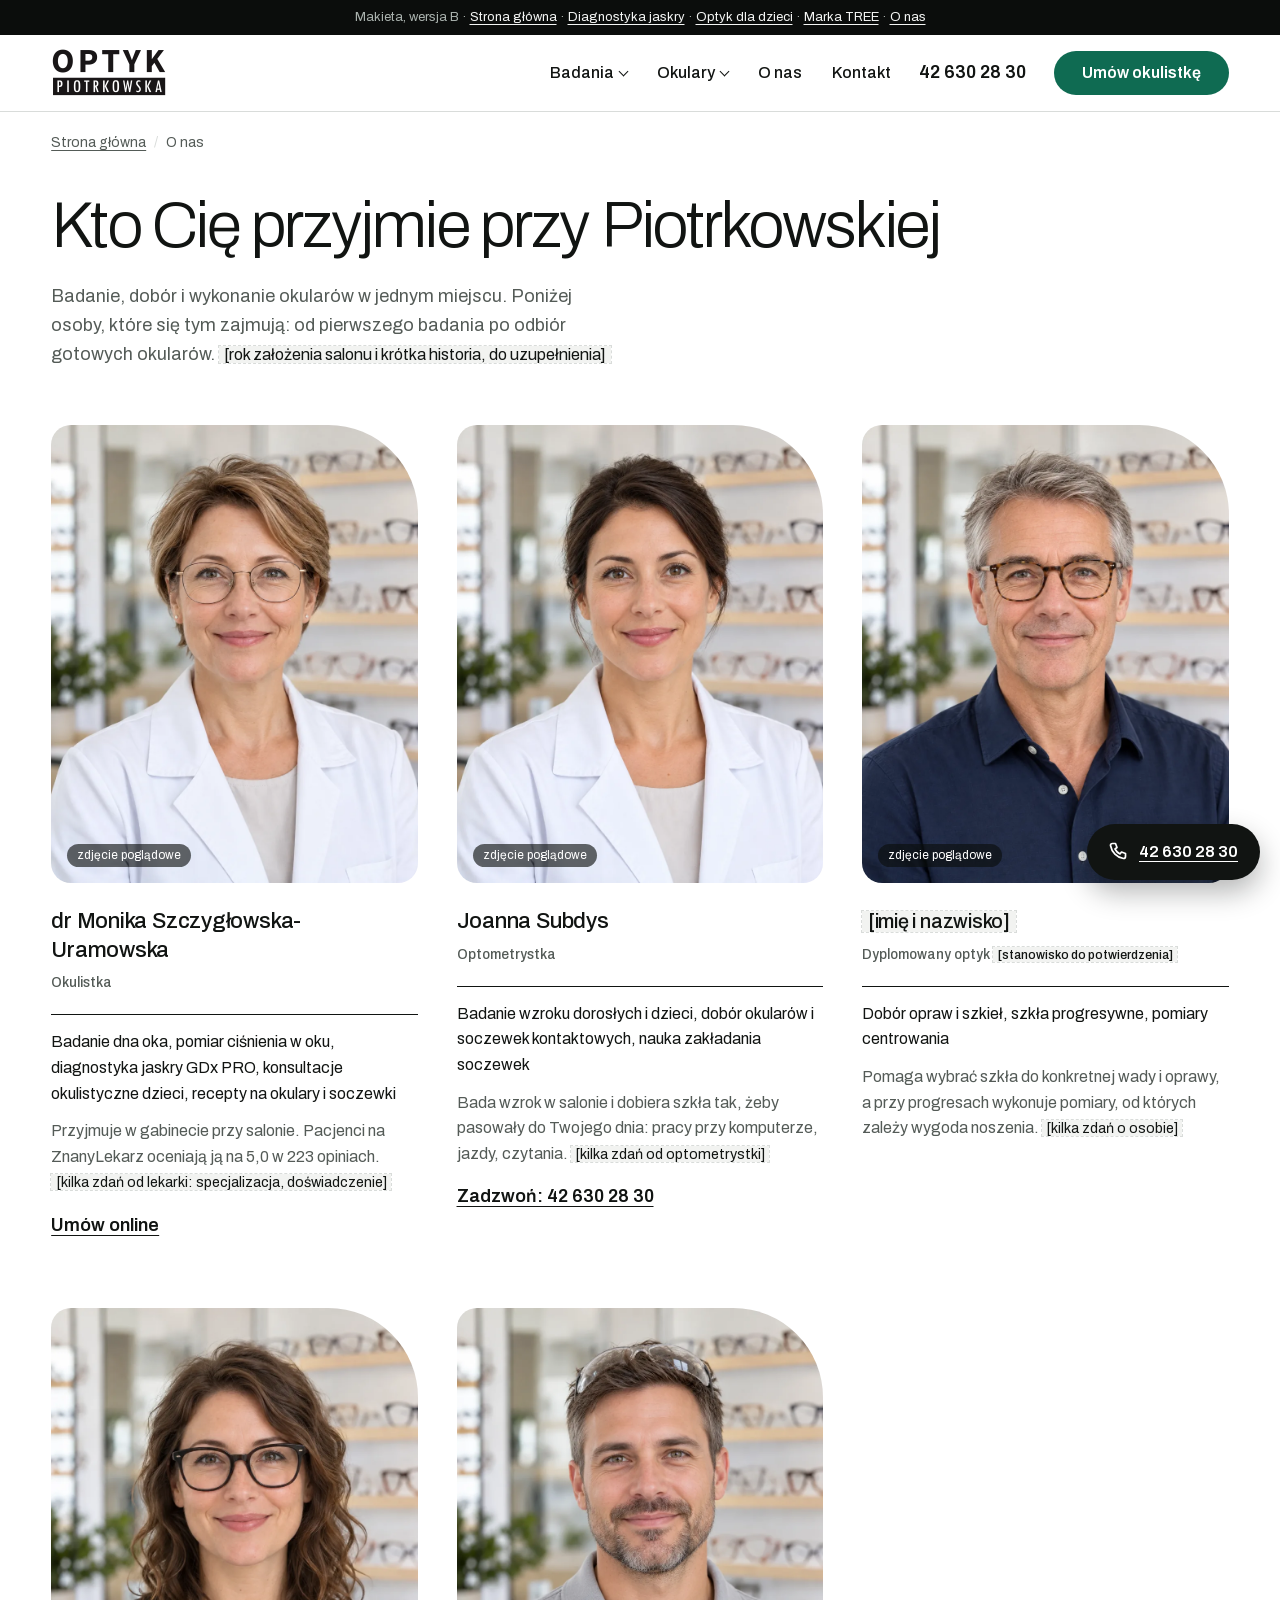
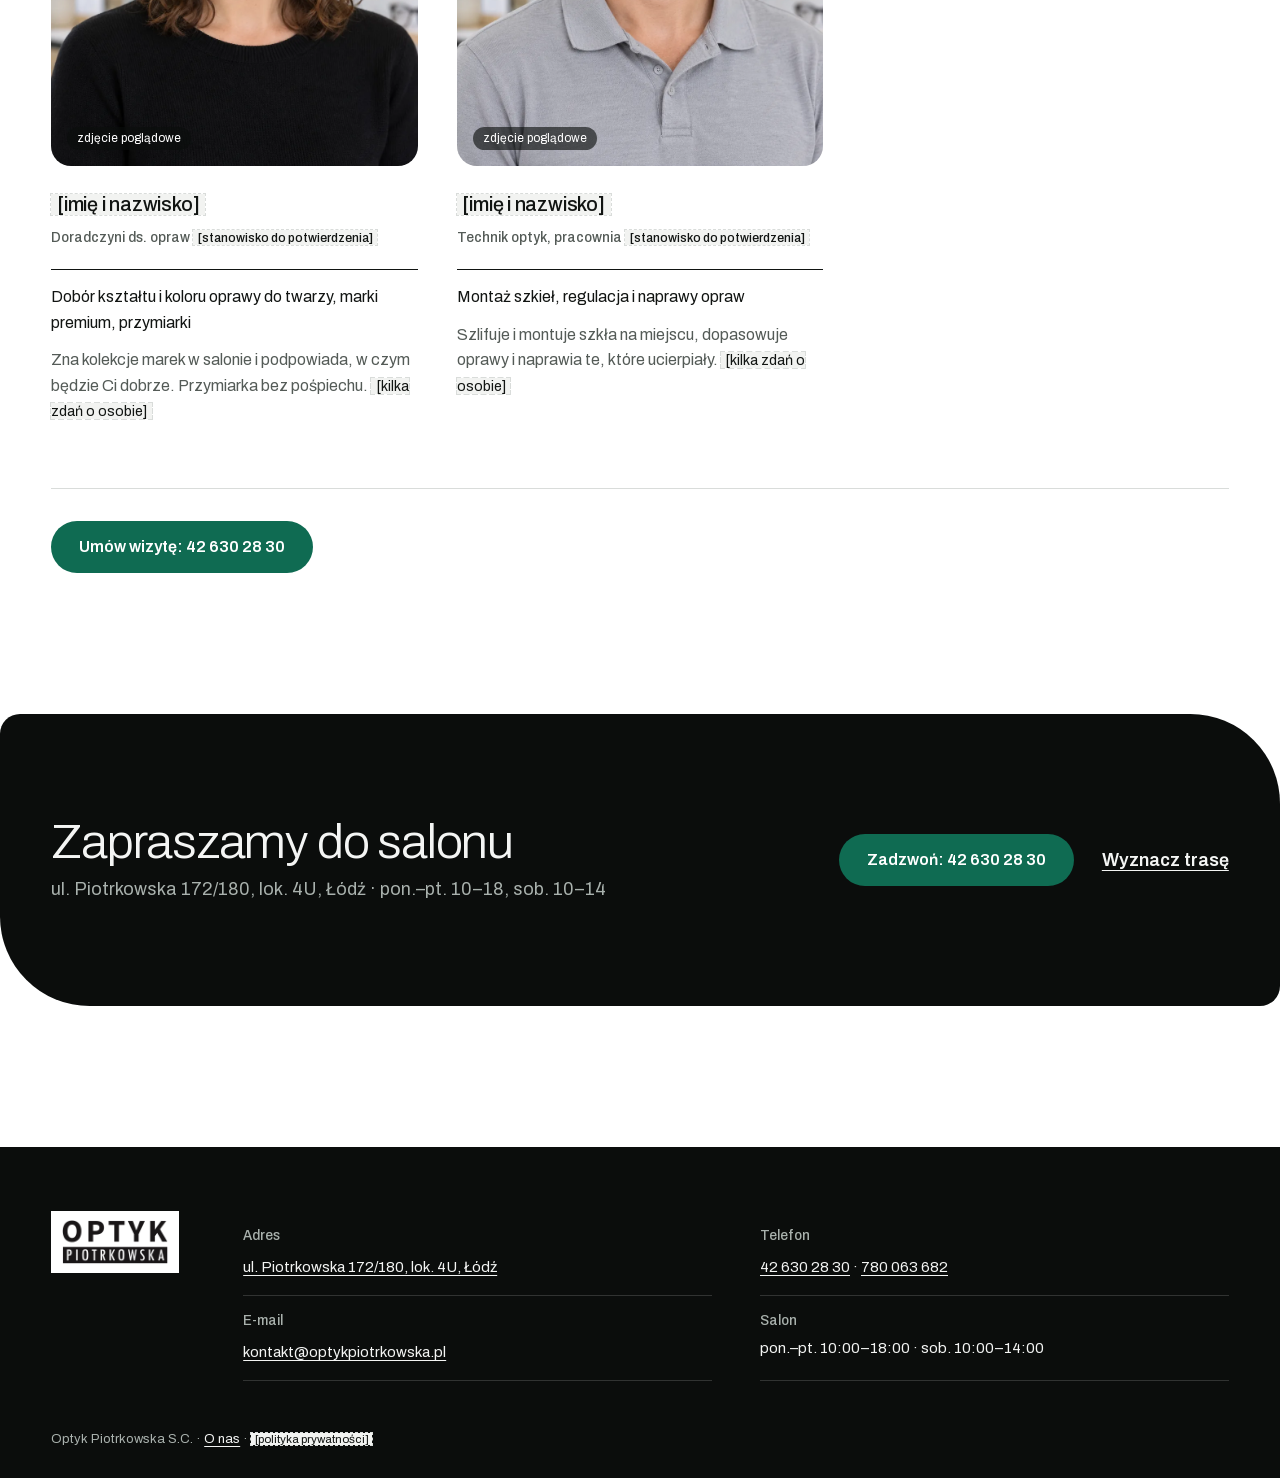
<file: o-nas.html>
<!doctype html>
<html lang="pl">
<head>
<meta charset="utf-8">
<meta name="robots" content="noindex, nofollow">
<meta name="viewport" content="width=device-width, initial-scale=1">
<title>O nas — zespół salonu i gabinetu | Optyk Piotrkowska</title>
<meta name="description" content="Poznaj zespół Optyka Piotrkowska: okulistkę, optometrystkę, optyków i doradczynię opraw. Salon i gabinet przy ul. Piotrkowskiej 172/180 w Łodzi.">
<meta name="theme-color" content="#ffffff">
<link rel="preload" href="fonts/archivo.woff2" as="font" type="font/woff2" crossorigin>
<link rel="stylesheet" href="style.css?v=237986e4">
</head>
<body>
<a class="skip" href="#tresc">Przejdź do treści</a>

<!-- Mockup guide: lets the client move between the sample pages -->
<p class="guide">Makieta, wersja B · <a href="index.html">Strona główna</a> · <a href="podstrona-jaskra.html">Diagnostyka jaskry</a> · <a href="podstrona-dzieci.html">Optyk dla dzieci</a> · <a href="marka-tree.html">Marka TREE</a> · <a href="o-nas.html">O nas</a></p>

<header class="top">
  <div class="top__inner">
    <a class="top__logo" href="index.html"><img src="img/logo-optyk-piotrkowska.png" width="464" height="196" alt="Optyk Piotrkowska — strona główna"></a>

    <nav class="nav" aria-label="Główna">
      <ul class="nav__list">
        <li class="nav__group">
          <button class="nav__trigger" type="button" aria-expanded="false" aria-controls="menu-badania">Badania</button>
          <div class="nav__panel" id="menu-badania" hidden>
            <div class="nav__panel-inner">
              <ul class="nav__rows">
                <li><a href="index.html#uslugi"><span>Badanie wzroku</span><span class="nav__price">100 zł</span></a></li>
                <li><a href="index.html#okulistka"><span>Wizyta okulistyczna</span><span class="nav__price">200 zł<small>sob. 250 zł</small></span></a></li>
                <li><a href="podstrona-jaskra.html"><span>Diagnostyka jaskry GDx PRO</span><span class="nav__price"><span class="tbd">[cena]</span></span></a></li>
                <li><a href="index.html#uslugi"><span>Dobór soczewek kontaktowych</span><span class="nav__price">200 zł</span></a></li>
                <li><a href="podstrona-dzieci.html"><span>Konsultacja okulistyczna dzieci</span><span class="nav__price">200 zł<small>sob. 250 zł</small></span></a></li>
                <li><a href="index.html#uslugi"><span>Badanie kierowców</span><span class="nav__price">180 zł</span></a></li>
              </ul>
              <div class="nav__cta">
                <p class="nav__cta-title">Umów wizytę</p>
                <a class="nav__cta-phone" href="tel:+48426302830">42 630 28 30</a>
                <p>Okulistkę umówisz też przez <a href="https://www.znanylekarz.pl/profil/monika-szczyglowska-uramowska" rel="noopener">ZnanyLekarz</a>.</p>
                <p>Salon: pon.–pt. 10–18, sob. 10–14</p>
              </div>
            </div>
          </div>
        </li>
        <li class="nav__group">
          <button class="nav__trigger" type="button" aria-expanded="false" aria-controls="menu-okulary">Okulary</button>
          <div class="nav__panel" id="menu-okulary" hidden>
            <div class="nav__panel-inner">
              <ul class="nav__rows nav__rows--single">
                <li><a href="index.html#okulary"><span>Szkła progresywne</span></a></li>
                <li><a href="index.html#okulary"><span>Oprawy i marki</span></a></li>
                <li><a href="marka-tree.html"><span>TREE Spectacles</span></a></li>
                <li><a href="podstrona-dzieci.html"><span>Okulary dla dzieci</span></a></li>
              </ul>
              <a class="nav__card" href="marka-tree.html"><img src="img/marki/tree-pilotki.webp" width="1440" height="1802" loading="lazy" alt=""><span>Oprawy TREE Spectacles</span></a>
              <a class="nav__card" href="podstrona-dzieci.html"><img src="img/poglad/oprawy-dzieci.webp" width="1200" height="800" loading="lazy" alt=""><span>Okulary dla dzieci</span></a>
            </div>
          </div>
        </li>
        <li><a class="nav__link" href="o-nas.html">O nas</a></li>
        <li><a class="nav__link" href="index.html#kontakt">Kontakt</a></li>
      </ul>
    </nav>

    <a class="top__phone" href="tel:+48426302830">42 630 28 30</a>
    <a class="btn btn--book top__book" href="https://www.znanylekarz.pl/profil/monika-szczyglowska-uramowska">Umów okulistkę</a>
    <button class="nav-toggle" type="button" aria-expanded="false" aria-controls="menu-mobile">Menu</button>
  </div>

  <nav class="menu-mobile" id="menu-mobile" aria-label="Menu" hidden>
    <p class="menu-mobile__h">Badania</p>
    <ul>
      <li><a href="index.html#uslugi">Badanie wzroku</a></li>
      <li><a href="index.html#okulistka">Wizyta okulistyczna</a></li>
      <li><a href="podstrona-jaskra.html">Diagnostyka jaskry GDx PRO</a></li>
      <li><a href="index.html#uslugi">Dobór soczewek kontaktowych</a></li>
      <li><a href="podstrona-dzieci.html">Konsultacja okulistyczna dzieci</a></li>
      <li><a href="index.html#uslugi">Badanie kierowców</a></li>
    </ul>
    <p class="menu-mobile__h">Okulary</p>
    <ul>
      <li><a href="index.html#okulary">Szkła progresywne</a></li>
      <li><a href="index.html#okulary">Oprawy i marki</a></li>
      <li><a href="marka-tree.html">TREE Spectacles</a></li>
      <li><a href="podstrona-dzieci.html">Okulary dla dzieci</a></li>
    </ul>
    <ul class="menu-mobile__plain">
      <li><a href="o-nas.html">O nas</a></li>
      <li><a href="index.html#kontakt">Kontakt</a></li>
    </ul>
    <p class="menu-mobile__cta"><a class="btn btn--book" href="tel:+48426302830">Zadzwoń: 42 630 28 30</a> <a class="link" href="https://www.znanylekarz.pl/profil/monika-szczyglowska-uramowska" rel="noopener">ZnanyLekarz</a></p>
  </nav>
</header>

<main id="tresc">
<nav class="crumbs wrap" aria-label="Okruszki"><ol><li><a href="index.html">Strona główna</a></li><li aria-current="page">O nas</li></ol></nav>

<section class="sub sub--text wrap" aria-labelledby="sub-title">
  <div class="sub__copy">
    <h1 id="sub-title" class="display display--sub">Kto Cię przyjmie przy Piotrkowskiej</h1>
    <p class="sub__lede">Badanie, dobór i wykonanie okularów w jednym miejscu. Poniżej osoby, które się tym zajmują: od pierwszego badania po odbiór gotowych okularów. <span class="tbd">[rok założenia salonu i krótka historia, do uzupełnienia]</span></p>
  </div>
</section>

<!-- Team: one column per person, photo above a ruled block (name, role, scope, bio) -->
<section class="team wrap" aria-label="Zespół">
  <ul class="team__list">
    <li class="person">
      <figure class="person__media">
        <img src="img/zespol/okulistka.webp" width="900" height="1125" alt="Portret okulistki w białym fartuchu">
        <span class="badge">zdjęcie poglądowe</span>
      </figure>
      <h2 class="person__name">dr Monika Szczygłowska-Uramowska</h2>
      <p class="person__role">Okulistka</p>
      <p class="person__scope">Badanie dna oka, pomiar ciśnienia w oku, diagnostyka jaskry GDx PRO, konsultacje okulistyczne dzieci, recepty na okulary i soczewki</p>
      <p class="person__bio">Przyjmuje w gabinecie przy salonie. Pacjenci na ZnanyLekarz oceniają ją na 5,0 w 223 opiniach. <span class="tbd">[kilka zdań od lekarki: specjalizacja, doświadczenie]</span></p>
      <a class="link" href="https://www.znanylekarz.pl/profil/monika-szczyglowska-uramowska" rel="noopener">Umów online</a>
    </li>
    <li class="person">
      <figure class="person__media">
        <img src="img/zespol/optometrystka.webp" width="900" height="1125" alt="Portret optometrystki w białym fartuchu">
        <span class="badge">zdjęcie poglądowe</span>
      </figure>
      <h2 class="person__name">Joanna Subdys</h2>
      <p class="person__role">Optometrystka</p>
      <p class="person__scope">Badanie wzroku dorosłych i dzieci, dobór okularów i soczewek kontaktowych, nauka zakładania soczewek</p>
      <p class="person__bio">Bada wzrok w salonie i dobiera szkła tak, żeby pasowały do Twojego dnia: pracy przy komputerze, jazdy, czytania. <span class="tbd">[kilka zdań od optometrystki]</span></p>
      <a class="link" href="tel:+48426302830">Zadzwoń: 42 630 28 30</a>
    </li>
    <li class="person">
      <figure class="person__media">
        <img src="img/zespol/optyk.webp" width="900" height="1125" loading="lazy" alt="Portret optyka w granatowej koszuli">
        <span class="badge">zdjęcie poglądowe</span>
      </figure>
      <h2 class="person__name"><span class="tbd">[imię i nazwisko]</span></h2>
      <p class="person__role">Dyplomowany optyk <span class="tbd">[stanowisko do potwierdzenia]</span></p>
      <p class="person__scope">Dobór opraw i szkieł, szkła progresywne, pomiary centrowania</p>
      <p class="person__bio">Pomaga wybrać szkła do konkretnej wady i oprawy, a przy progresach wykonuje pomiary, od których zależy wygoda noszenia. <span class="tbd">[kilka zdań o osobie]</span></p>
    </li>
    <li class="person">
      <figure class="person__media">
        <img src="img/zespol/doradczyni.webp" width="900" height="1125" loading="lazy" alt="Portret doradczyni w czarnych okularach">
        <span class="badge">zdjęcie poglądowe</span>
      </figure>
      <h2 class="person__name"><span class="tbd">[imię i nazwisko]</span></h2>
      <p class="person__role">Doradczyni ds. opraw <span class="tbd">[stanowisko do potwierdzenia]</span></p>
      <p class="person__scope">Dobór kształtu i koloru oprawy do twarzy, marki premium, przymiarki</p>
      <p class="person__bio">Zna kolekcje marek w salonie i podpowiada, w czym będzie Ci dobrze. Przymiarka bez pośpiechu. <span class="tbd">[kilka zdań o osobie]</span></p>
    </li>
    <li class="person">
      <figure class="person__media">
        <img src="img/zespol/technik.webp" width="900" height="1125" loading="lazy" alt="Portret technika optyka">
        <span class="badge">zdjęcie poglądowe</span>
      </figure>
      <h2 class="person__name"><span class="tbd">[imię i nazwisko]</span></h2>
      <p class="person__role">Technik optyk, pracownia <span class="tbd">[stanowisko do potwierdzenia]</span></p>
      <p class="person__scope">Montaż szkieł, regulacja i naprawy opraw</p>
      <p class="person__bio">Szlifuje i montuje szkła na miejscu, dopasowuje oprawy i naprawia te, które ucierpiały. <span class="tbd">[kilka zdań o osobie]</span></p>
    </li>
  </ul>
  <div class="actions team__actions">
    <a class="btn btn--book" href="tel:+48426302830">Umów wizytę: 42 630 28 30</a>
  </div>
</section>

<section class="closing closing--last" aria-labelledby="cta-title">
  <div class="wrap closing__inner">
    <h2 id="cta-title" class="h2 h2--light">Zapraszamy do salonu</h2>
    <p>ul. Piotrkowska 172/180, lok. 4U, Łódź · pon.–pt. 10–18, sob. 10–14</p>
    <div class="closing__actions">
      <a class="btn btn--book" href="tel:+48426302830">Zadzwoń: 42 630 28 30</a>
      <a class="link" href="https://www.google.com/maps/search/?api=1&amp;query=Piotrkowska+172%2F180+%C5%81%C3%B3d%C5%BA" rel="noopener">Wyznacz trasę</a>
    </div>
  </div>
</section>
</main>

<footer class="foot">
  <div class="wrap foot__grid">
    <img class="foot__logo" src="img/logo-optyk-piotrkowska.png" width="464" height="196" alt="Optyk Piotrkowska">
    <dl class="foot__facts">
      <div><dt>Adres</dt><dd><a href="https://www.google.com/maps/search/?api=1&amp;query=Piotrkowska+172%2F180+%C5%81%C3%B3d%C5%BA" rel="noopener">ul. Piotrkowska 172/180, lok. 4U, Łódź</a></dd></div>
      <div><dt>Telefon</dt><dd><a href="tel:+48426302830">42 630 28 30</a> · <a href="tel:+48780063682">780 063 682</a></dd></div>
      <div><dt>E-mail</dt><dd><a href="mailto:kontakt@optykpiotrkowska.pl">kontakt@optykpiotrkowska.pl</a></dd></div>
      <div><dt>Salon</dt><dd>pon.–pt. 10:00–18:00 · sob. 10:00–14:00</dd></div>
    </dl>
  </div>
  <p class="wrap foot__legal">Optyk Piotrkowska S.C. · <a href="o-nas.html">O nas</a> · <span class="tbd">[polityka prywatności]</span></p>
</footer>

<!-- Floating phone (Ortorad's solution): one tap from anywhere -->
<a class="float-call" href="tel:+48426302830" aria-label="Zadzwoń: 42 630 28 30"><svg viewBox="0 0 24 24" aria-hidden="true"><path d="M7.5 3.5h3l1.5 4-2 1.5a11 11 0 0 0 5 5l1.5-2 4 1.5v3a2 2 0 0 1-2 2A16 16 0 0 1 5.5 5.5a2 2 0 0 1 2-2z"/></svg><span class="float-call__no" aria-hidden="true">42 630 28 30</span></a>

<script src="app.js?v=7788a3f9" defer></script>
</body>
</html>
</file>
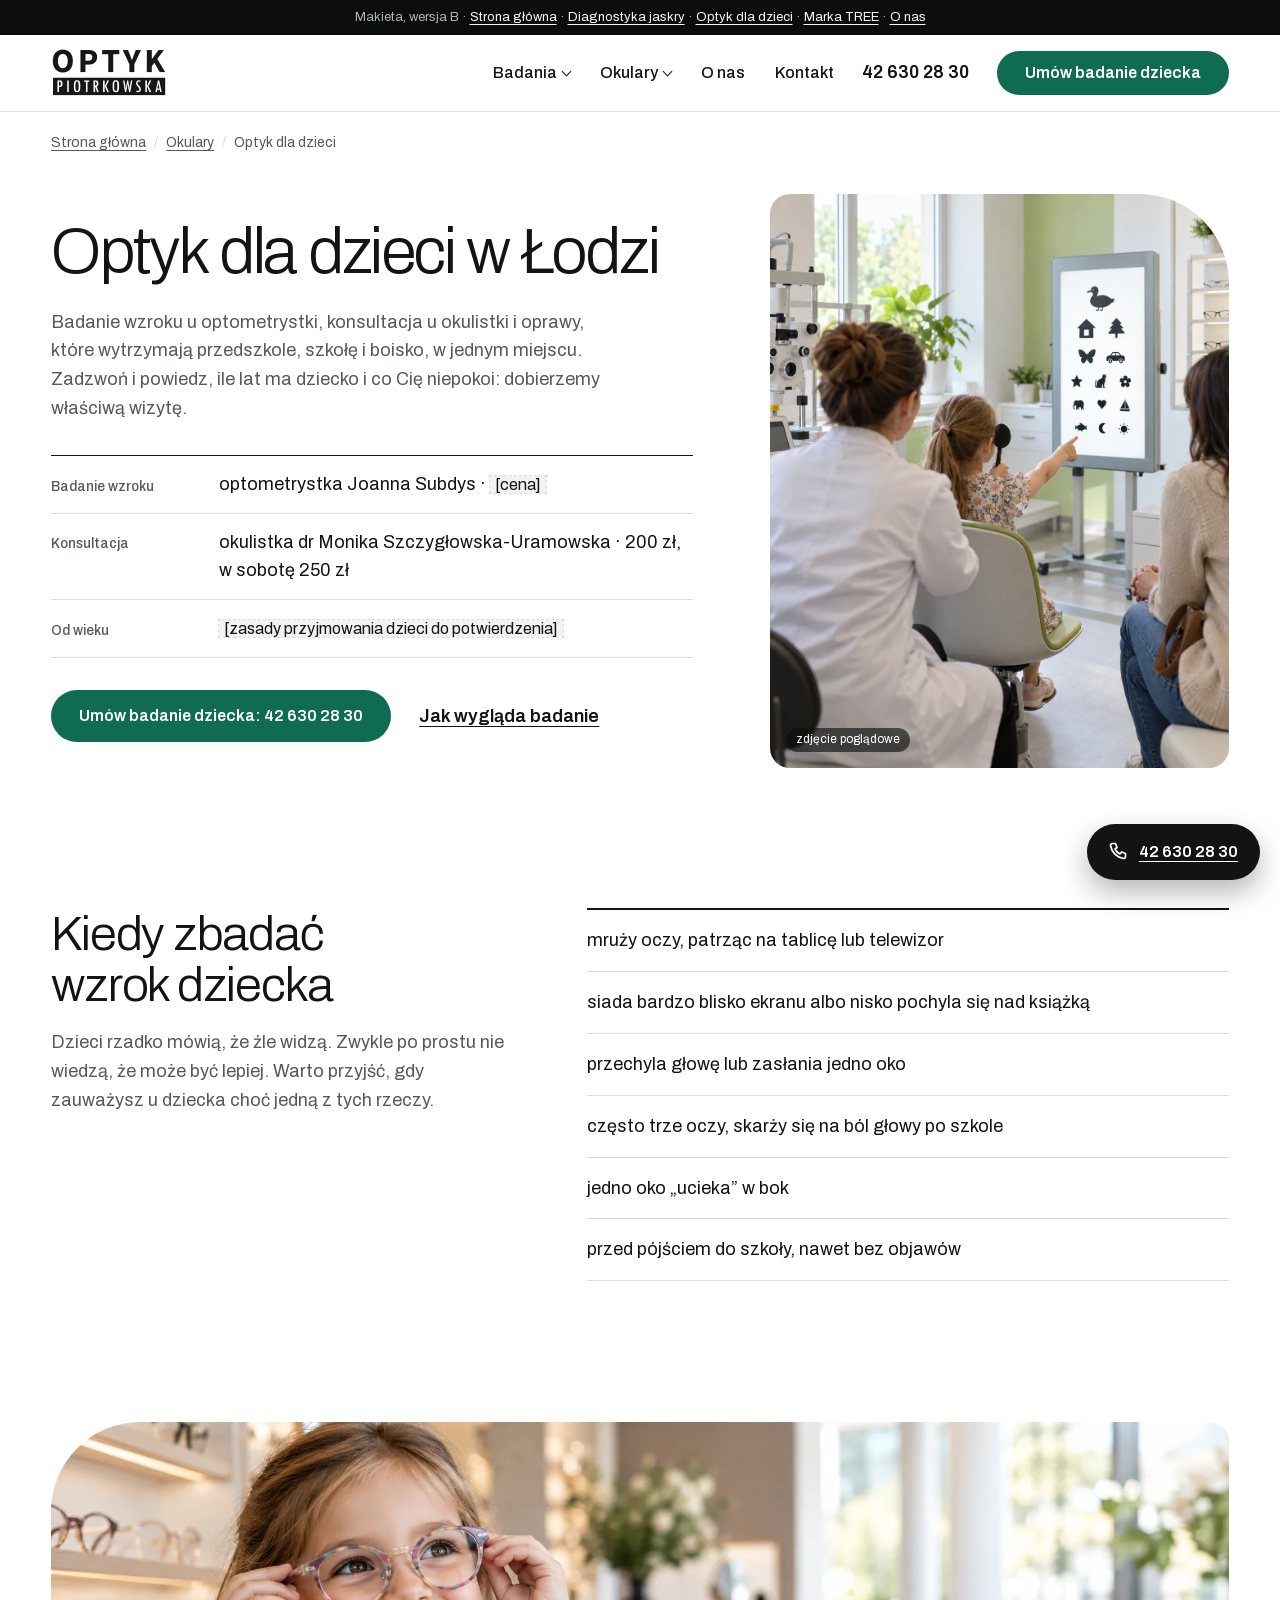
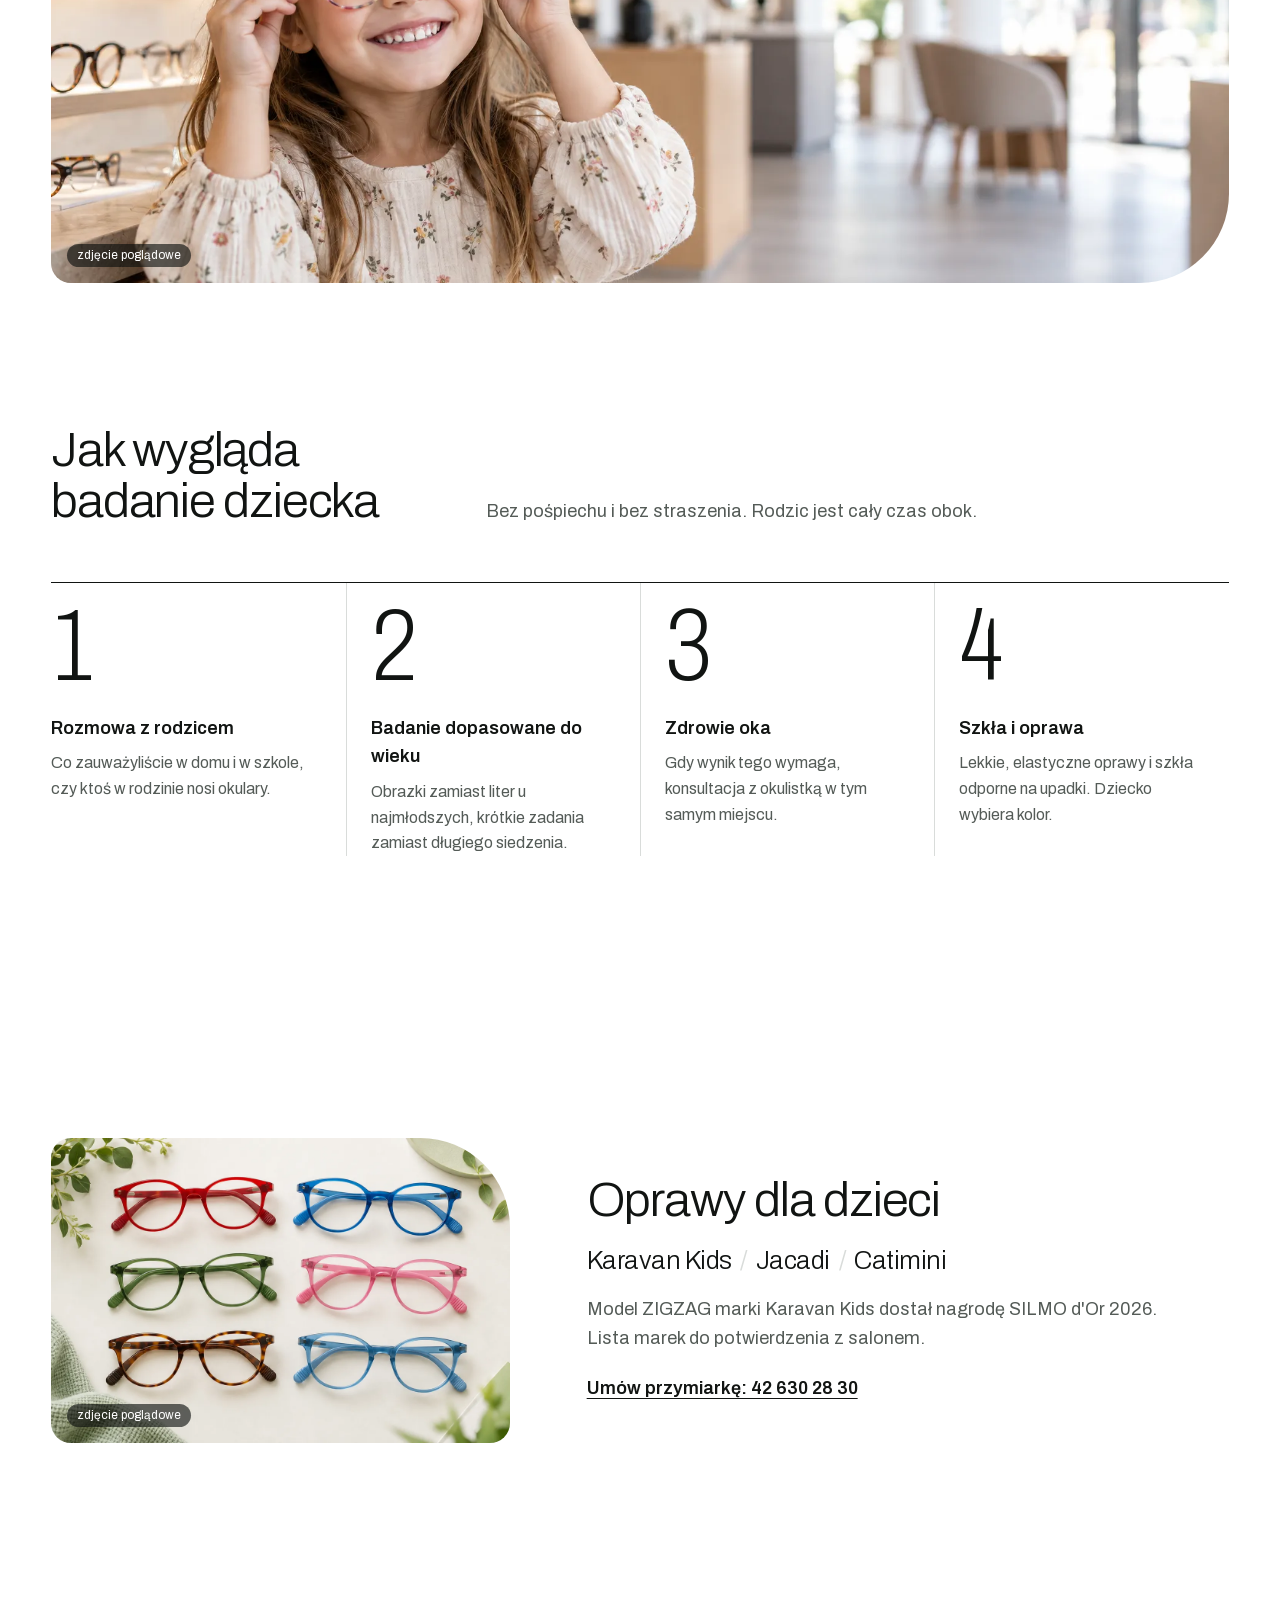
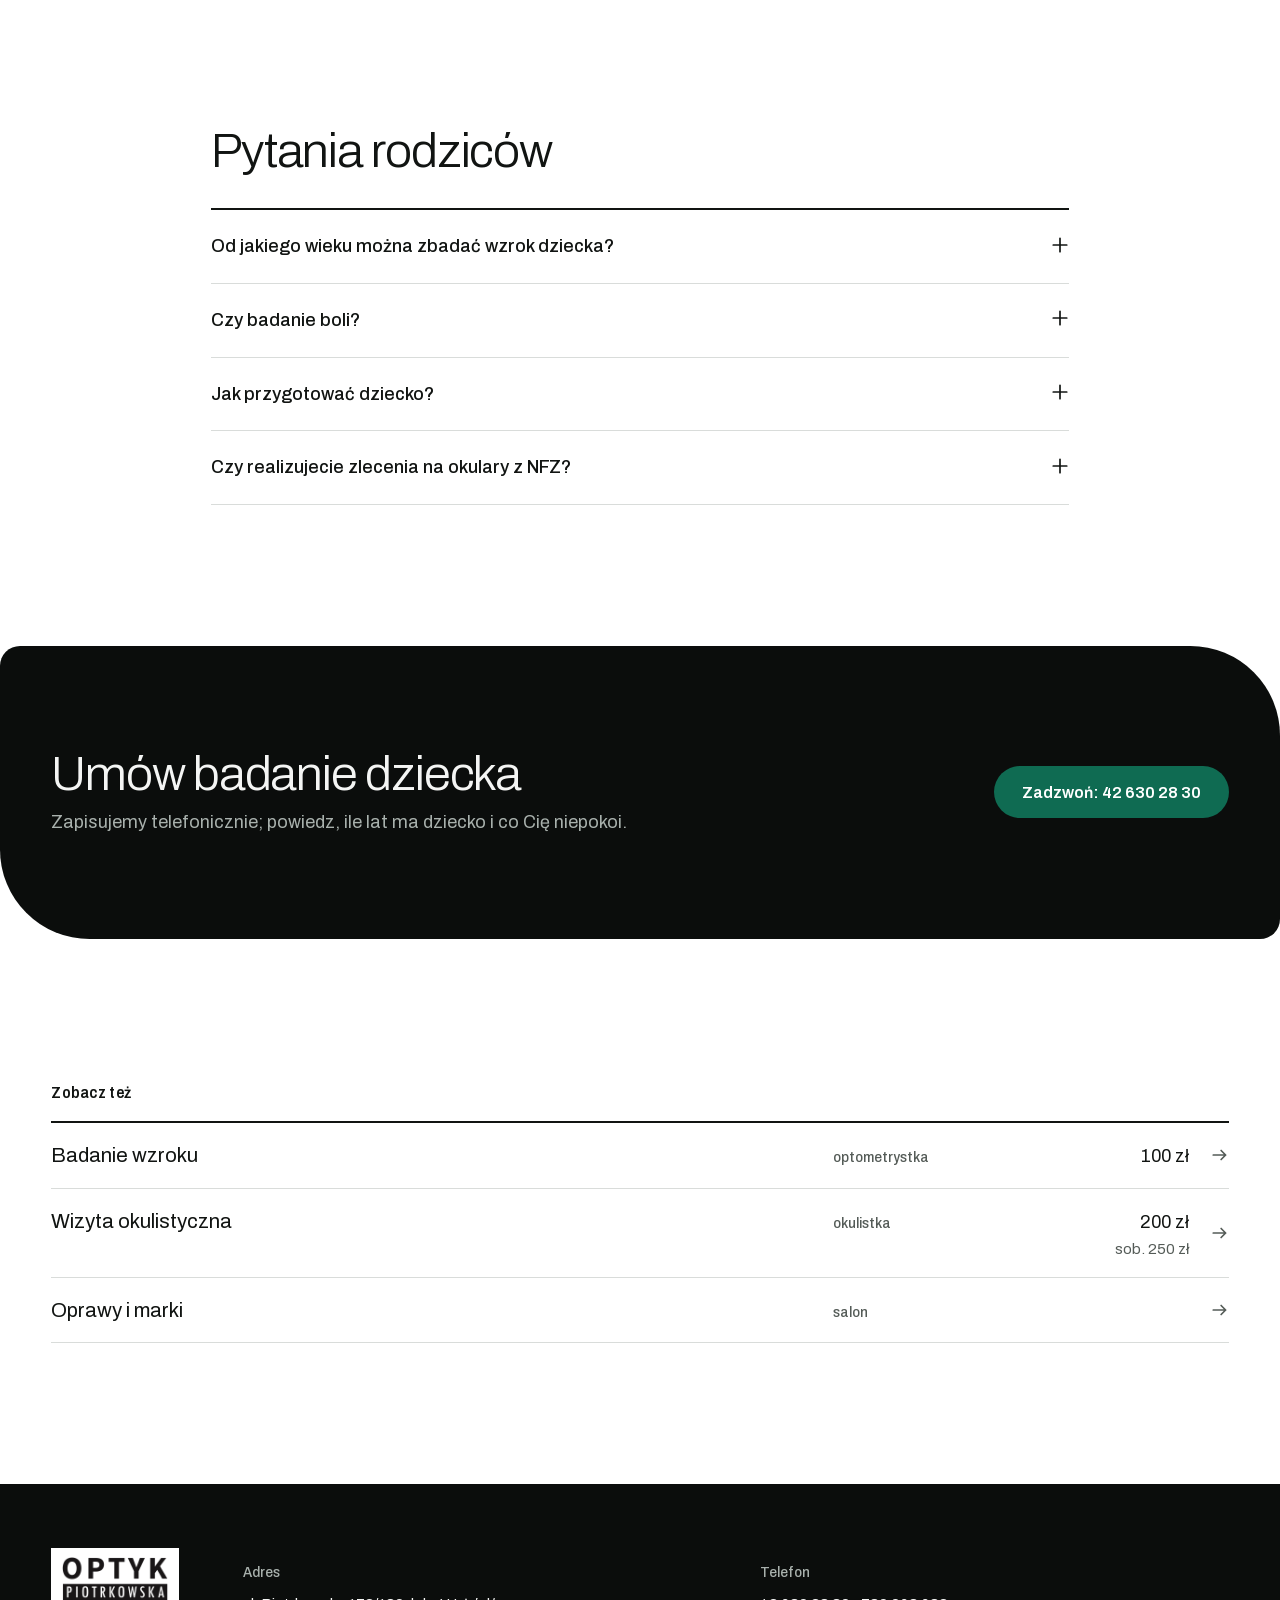
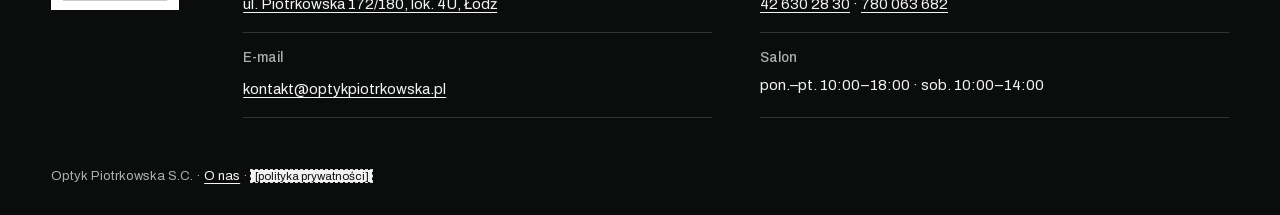
<file: podstrona-dzieci.html>
<!doctype html>
<html lang="pl">
<head>
<meta charset="utf-8">
<meta name="robots" content="noindex, nofollow">
<meta name="viewport" content="width=device-width, initial-scale=1">
<title>Optyk dla dzieci w Łodzi — badanie wzroku i oprawy | Optyk Piotrkowska</title>
<meta name="description" content="Badanie wzroku dziecka i oprawy dziecięce przy ul. Piotrkowskiej 172/180 w Łodzi. Optometrystka i okulistka na miejscu.">
<meta name="theme-color" content="#ffffff">
<link rel="preload" href="fonts/archivo.woff2" as="font" type="font/woff2" crossorigin>
<link rel="stylesheet" href="style.css?v=237986e4">
</head>
<body>
<a class="skip" href="#tresc">Przejdź do treści</a>

<!-- Mockup guide: lets the client move between the sample pages -->
<p class="guide">Makieta, wersja B · <a href="index.html">Strona główna</a> · <a href="podstrona-jaskra.html">Diagnostyka jaskry</a> · <a href="podstrona-dzieci.html">Optyk dla dzieci</a> · <a href="marka-tree.html">Marka TREE</a> · <a href="o-nas.html">O nas</a></p>

<header class="top">
  <div class="top__inner">
    <a class="top__logo" href="index.html"><img src="img/logo-optyk-piotrkowska.png" width="464" height="196" alt="Optyk Piotrkowska — strona główna"></a>

    <nav class="nav" aria-label="Główna">
      <ul class="nav__list">
        <li class="nav__group">
          <button class="nav__trigger" type="button" aria-expanded="false" aria-controls="menu-badania">Badania</button>
          <div class="nav__panel" id="menu-badania" hidden>
            <div class="nav__panel-inner">
              <ul class="nav__rows">
                <li><a href="index.html#uslugi"><span>Badanie wzroku</span><span class="nav__price">100 zł</span></a></li>
                <li><a href="index.html#okulistka"><span>Wizyta okulistyczna</span><span class="nav__price">200 zł<small>sob. 250 zł</small></span></a></li>
                <li><a href="podstrona-jaskra.html"><span>Diagnostyka jaskry GDx PRO</span><span class="nav__price"><span class="tbd">[cena]</span></span></a></li>
                <li><a href="index.html#uslugi"><span>Dobór soczewek kontaktowych</span><span class="nav__price">200 zł</span></a></li>
                <li><a href="podstrona-dzieci.html"><span>Konsultacja okulistyczna dzieci</span><span class="nav__price">200 zł<small>sob. 250 zł</small></span></a></li>
                <li><a href="index.html#uslugi"><span>Badanie kierowców</span><span class="nav__price">180 zł</span></a></li>
              </ul>
              <div class="nav__cta">
                <p class="nav__cta-title">Umów wizytę</p>
                <a class="nav__cta-phone" href="tel:+48426302830">42 630 28 30</a>
                <p>Okulistkę umówisz też przez <a href="https://www.znanylekarz.pl/profil/monika-szczyglowska-uramowska" rel="noopener">ZnanyLekarz</a>.</p>
                <p>Salon: pon.–pt. 10–18, sob. 10–14</p>
              </div>
            </div>
          </div>
        </li>
        <li class="nav__group">
          <button class="nav__trigger" type="button" aria-expanded="false" aria-controls="menu-okulary">Okulary</button>
          <div class="nav__panel" id="menu-okulary" hidden>
            <div class="nav__panel-inner">
              <ul class="nav__rows nav__rows--single">
                <li><a href="index.html#okulary"><span>Szkła progresywne</span></a></li>
                <li><a href="index.html#okulary"><span>Oprawy i marki</span></a></li>
                <li><a href="marka-tree.html"><span>TREE Spectacles</span></a></li>
                <li><a href="podstrona-dzieci.html"><span>Okulary dla dzieci</span></a></li>
              </ul>
              <a class="nav__card" href="marka-tree.html"><img src="img/marki/tree-pilotki.webp" width="1440" height="1802" loading="lazy" alt=""><span>Oprawy TREE Spectacles</span></a>
              <a class="nav__card" href="podstrona-dzieci.html"><img src="img/poglad/oprawy-dzieci.webp" width="1200" height="800" loading="lazy" alt=""><span>Okulary dla dzieci</span></a>
            </div>
          </div>
        </li>
        <li><a class="nav__link" href="o-nas.html">O nas</a></li>
        <li><a class="nav__link" href="index.html#kontakt">Kontakt</a></li>
      </ul>
    </nav>

    <a class="top__phone" href="tel:+48426302830">42 630 28 30</a>
    <a class="btn btn--book top__book" href="tel:+48426302830">Umów badanie dziecka</a>
    <button class="nav-toggle" type="button" aria-expanded="false" aria-controls="menu-mobile">Menu</button>
  </div>

  <nav class="menu-mobile" id="menu-mobile" aria-label="Menu" hidden>
    <p class="menu-mobile__h">Badania</p>
    <ul>
      <li><a href="index.html#uslugi">Badanie wzroku</a></li>
      <li><a href="index.html#okulistka">Wizyta okulistyczna</a></li>
      <li><a href="podstrona-jaskra.html">Diagnostyka jaskry GDx PRO</a></li>
      <li><a href="index.html#uslugi">Dobór soczewek kontaktowych</a></li>
      <li><a href="podstrona-dzieci.html">Konsultacja okulistyczna dzieci</a></li>
      <li><a href="index.html#uslugi">Badanie kierowców</a></li>
    </ul>
    <p class="menu-mobile__h">Okulary</p>
    <ul>
      <li><a href="index.html#okulary">Szkła progresywne</a></li>
      <li><a href="index.html#okulary">Oprawy i marki</a></li>
      <li><a href="marka-tree.html">TREE Spectacles</a></li>
      <li><a href="podstrona-dzieci.html">Okulary dla dzieci</a></li>
    </ul>
    <ul class="menu-mobile__plain">
      <li><a href="o-nas.html">O nas</a></li>
      <li><a href="index.html#kontakt">Kontakt</a></li>
    </ul>
    <p class="menu-mobile__cta"><a class="btn btn--book" href="tel:+48426302830">Zadzwoń: 42 630 28 30</a> <a class="link" href="https://www.znanylekarz.pl/profil/monika-szczyglowska-uramowska" rel="noopener">ZnanyLekarz</a></p>
  </nav>
</header>

<main id="tresc">
<nav class="crumbs wrap" aria-label="Okruszki"><ol><li><a href="index.html">Strona główna</a></li><li><a href="index.html#okulary">Okulary</a></li><li aria-current="page">Optyk dla dzieci</li></ol></nav>

<section class="sub wrap" aria-labelledby="sub-title">
  <div class="sub__copy">
    <h1 id="sub-title" class="display display--sub">Optyk dla dzieci w&nbsp;Łodzi</h1>
    <p class="sub__lede">Badanie wzroku u optometrystki, konsultacja u okulistki i oprawy, które wytrzymają przedszkole, szkołę i boisko, w jednym miejscu. Zadzwoń i powiedz, ile lat ma dziecko i co Cię niepokoi: dobierzemy właściwą wizytę.</p>
    <dl class="facts">
      <div><dt>Badanie wzroku</dt><dd>optometrystka Joanna Subdys · <span class="tbd">[cena]</span></dd></div>
      <div><dt>Konsultacja</dt><dd>okulistka dr Monika Szczygłowska-Uramowska · 200 zł, w sobotę 250 zł</dd></div>
      <div><dt>Od wieku</dt><dd><span class="tbd">[zasady przyjmowania dzieci do potwierdzenia]</span></dd></div>
    </dl>
    <div class="actions">
      <a class="btn btn--book" href="tel:+48426302830">Umów badanie dziecka: 42 630 28 30</a>
      <a class="link" href="#jak-wyglada">Jak wygląda badanie</a>
    </div>
  </div>
  <figure class="sub__media">
    <img src="img/poglad/dzieci-badanie.webp" width="1121" height="1402" alt="Optometrystka bada wzrok dziecka przy tablicy z obrazkami, mama siedzi obok">
    <span class="badge">zdjęcie poglądowe</span>
  </figure>
</section>

<section class="split wrap" aria-labelledby="kiedy-title">
  <div>
    <h2 id="kiedy-title" class="h2">Kiedy zbadać wzrok dziecka</h2>
    <p>Dzieci rzadko mówią, że źle widzą. Zwykle po prostu nie wiedzą, że może być lepiej. Warto przyjść, gdy zauważysz u dziecka choć jedną z tych rzeczy.</p>
  </div>
  <ul class="ruled">
    <li>mruży oczy, patrząc na tablicę lub telewizor</li>
    <li>siada bardzo blisko ekranu albo nisko pochyla się nad książką</li>
    <li>przechyla głowę lub zasłania jedno oko</li>
    <li>często trze oczy, skarży się na ból głowy po szkole</li>
    <li>jedno oko „ucieka” w bok</li>
    <li>przed pójściem do szkoły, nawet bez objawów</li>
  </ul>
</section>

<figure class="strip">
  <img src="img/pas-dziecko.webp" width="1916" height="821" loading="lazy" alt="Uśmiechnięte dziecko przymierza kolorowe okulary">
  <span class="badge">zdjęcie poglądowe</span>
</figure>

<section class="stages wrap" id="jak-wyglada" aria-labelledby="jak-title">
  <div class="stages__head">
    <h2 id="jak-title" class="h2">Jak wygląda badanie dziecka</h2>
    <p>Bez pośpiechu i bez straszenia. Rodzic jest cały czas obok.</p>
  </div>
  <ol class="stages__list stages__list--four">
    <li><span class="stages__no" aria-hidden="true">1</span><h3>Rozmowa z rodzicem</h3><p>Co zauważyliście w domu i w szkole, czy ktoś w rodzinie nosi okulary.</p></li>
    <li><span class="stages__no" aria-hidden="true">2</span><h3>Badanie dopasowane do wieku</h3><p>Obrazki zamiast liter u najmłodszych, krótkie zadania zamiast długiego siedzenia.</p></li>
    <li><span class="stages__no" aria-hidden="true">3</span><h3>Zdrowie oka</h3><p>Gdy wynik tego wymaga, konsultacja z okulistką w tym samym miejscu.</p></li>
    <li><span class="stages__no" aria-hidden="true">4</span><h3>Szkła i oprawa</h3><p>Lekkie, elastyczne oprawy i szkła odporne na upadki. Dziecko wybiera kolor.</p></li>
  </ol>
</section>

<section class="split split--media wrap" aria-labelledby="oprawy-title">
  <figure class="split__media">
    <img src="img/poglad/oprawy-dzieci.webp" width="1200" height="800" loading="lazy" alt="Sześć kolorowych opraw dziecięcych, widok z góry">
    <span class="badge">zdjęcie poglądowe</span>
  </figure>
  <div>
    <h2 id="oprawy-title" class="h2">Oprawy dla dzieci</h2>
    <ul class="brandlist brandlist--small"><li>Karavan Kids</li><li>Jacadi</li><li>Catimini</li></ul>
    <p>Model ZIGZAG marki Karavan Kids dostał nagrodę SILMO d'Or 2026. Lista marek do potwierdzenia z salonem.</p>
    <a class="link" href="tel:+48426302830">Umów przymiarkę: 42 630 28 30</a>
  </div>
</section>

<section class="faq wrap" aria-labelledby="faq-title">
  <h2 id="faq-title" class="h2">Pytania rodziców</h2>
  <div class="faq__list">
    <details><summary>Od jakiego wieku można zbadać wzrok dziecka?</summary><p><span class="tbd">[odpowiedź salonu: od jakiego wieku badamy i kiedy kierujemy do okulistki]</span></p></details>
    <details><summary>Czy badanie boli?</summary><p>Nie. Badanie u optometrystki jest bezdotykowe. Jeśli okulistka zaleci krople rozszerzające źrenice, powiemy o tym przy zapisie.</p></details>
    <details><summary>Jak przygotować dziecko?</summary><p>Wystarczy wypoczęte dziecko i dotychczasowe okulary, jeśli już je nosi. Dobrze jest wcześniej opowiedzieć, że będzie oglądać obrazki i litery.</p></details>
    <details><summary>Czy realizujecie zlecenia na okulary z NFZ?</summary><p><span class="tbd">[do potwierdzenia z salonem]</span></p></details>
  </div>
</section>

<section class="closing" aria-labelledby="cta-title">
  <div class="wrap closing__inner">
    <h2 id="cta-title" class="h2 h2--light">Umów badanie dziecka</h2>
    <p>Zapisujemy telefonicznie; powiedz, ile lat ma dziecko i co Cię niepokoi.</p>
    <a class="btn btn--book" href="tel:+48426302830">Zadzwoń: 42 630 28 30</a>
  </div>
</section>

<section class="related wrap" aria-labelledby="powiazane-title">
  <h2 id="powiazane-title" class="h3">Zobacz też</h2>
  <ul class="table table--compact">
    <li><a href="index.html#badanie"><span class="table__name">Badanie wzroku</span><span class="table__who">optometrystka</span><span class="table__price">100 zł</span></a></li>
    <li><a href="index.html#okulistka"><span class="table__name">Wizyta okulistyczna</span><span class="table__who">okulistka</span><span class="table__price">200 zł <small>sob. 250 zł</small></span></a></li>
    <li><a href="index.html#okulary"><span class="table__name">Oprawy i marki</span><span class="table__who">salon</span><span class="table__price"></span></a></li>
  </ul>
</section>
</main>

<footer class="foot">
  <div class="wrap foot__grid">
    <img class="foot__logo" src="img/logo-optyk-piotrkowska.png" width="464" height="196" alt="Optyk Piotrkowska">
    <dl class="foot__facts">
      <div><dt>Adres</dt><dd><a href="https://www.google.com/maps/search/?api=1&amp;query=Piotrkowska+172%2F180+%C5%81%C3%B3d%C5%BA" rel="noopener">ul. Piotrkowska 172/180, lok. 4U, Łódź</a></dd></div>
      <div><dt>Telefon</dt><dd><a href="tel:+48426302830">42 630 28 30</a> · <a href="tel:+48780063682">780 063 682</a></dd></div>
      <div><dt>E-mail</dt><dd><a href="mailto:kontakt@optykpiotrkowska.pl">kontakt@optykpiotrkowska.pl</a></dd></div>
      <div><dt>Salon</dt><dd>pon.–pt. 10:00–18:00 · sob. 10:00–14:00</dd></div>
    </dl>
  </div>
  <p class="wrap foot__legal">Optyk Piotrkowska S.C. · <a href="o-nas.html">O nas</a> · <span class="tbd">[polityka prywatności]</span></p>
</footer>

<!-- Floating phone (Ortorad's solution): one tap from anywhere -->
<a class="float-call" href="tel:+48426302830" aria-label="Zadzwoń: 42 630 28 30"><svg viewBox="0 0 24 24" aria-hidden="true"><path d="M7.5 3.5h3l1.5 4-2 1.5a11 11 0 0 0 5 5l1.5-2 4 1.5v3a2 2 0 0 1-2 2A16 16 0 0 1 5.5 5.5a2 2 0 0 1 2-2z"/></svg><span class="float-call__no" aria-hidden="true">42 630 28 30</span></a>

<script src="app.js?v=7788a3f9" defer></script>
</body>
</html>
</file>
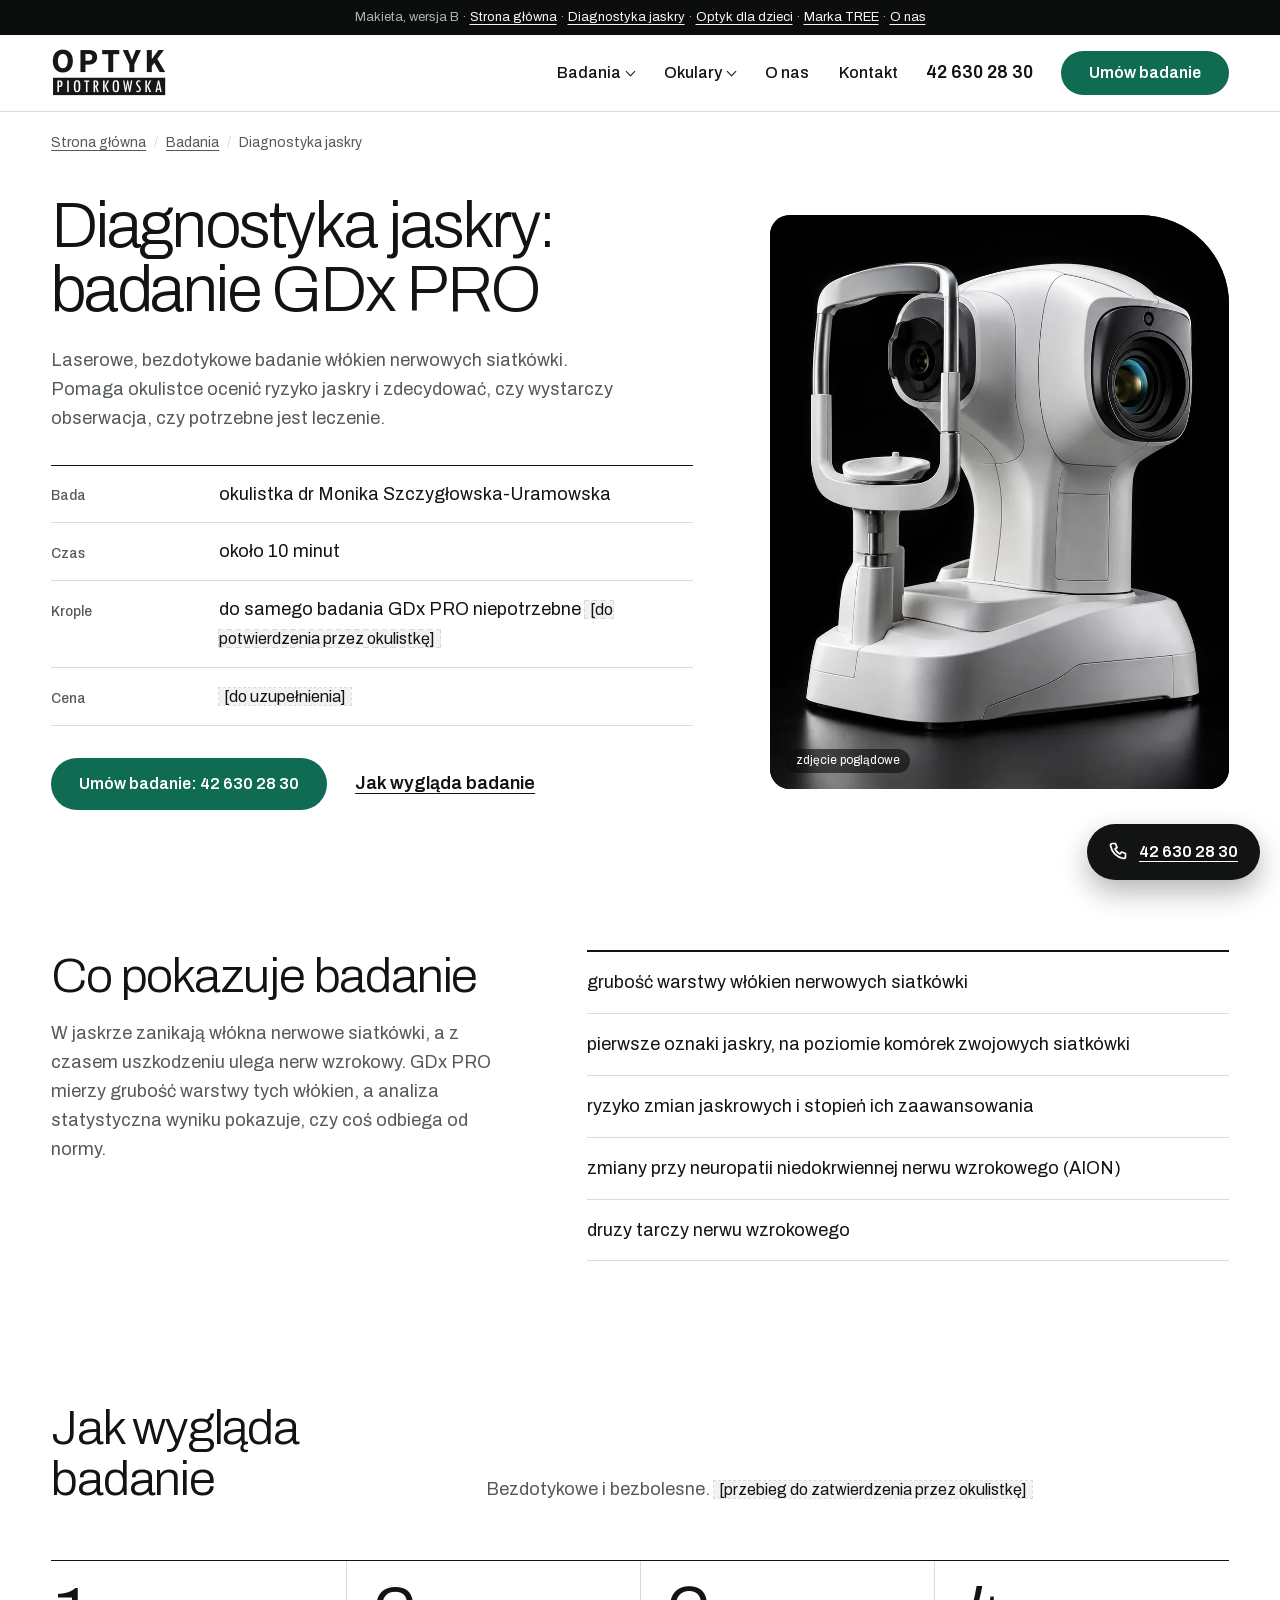
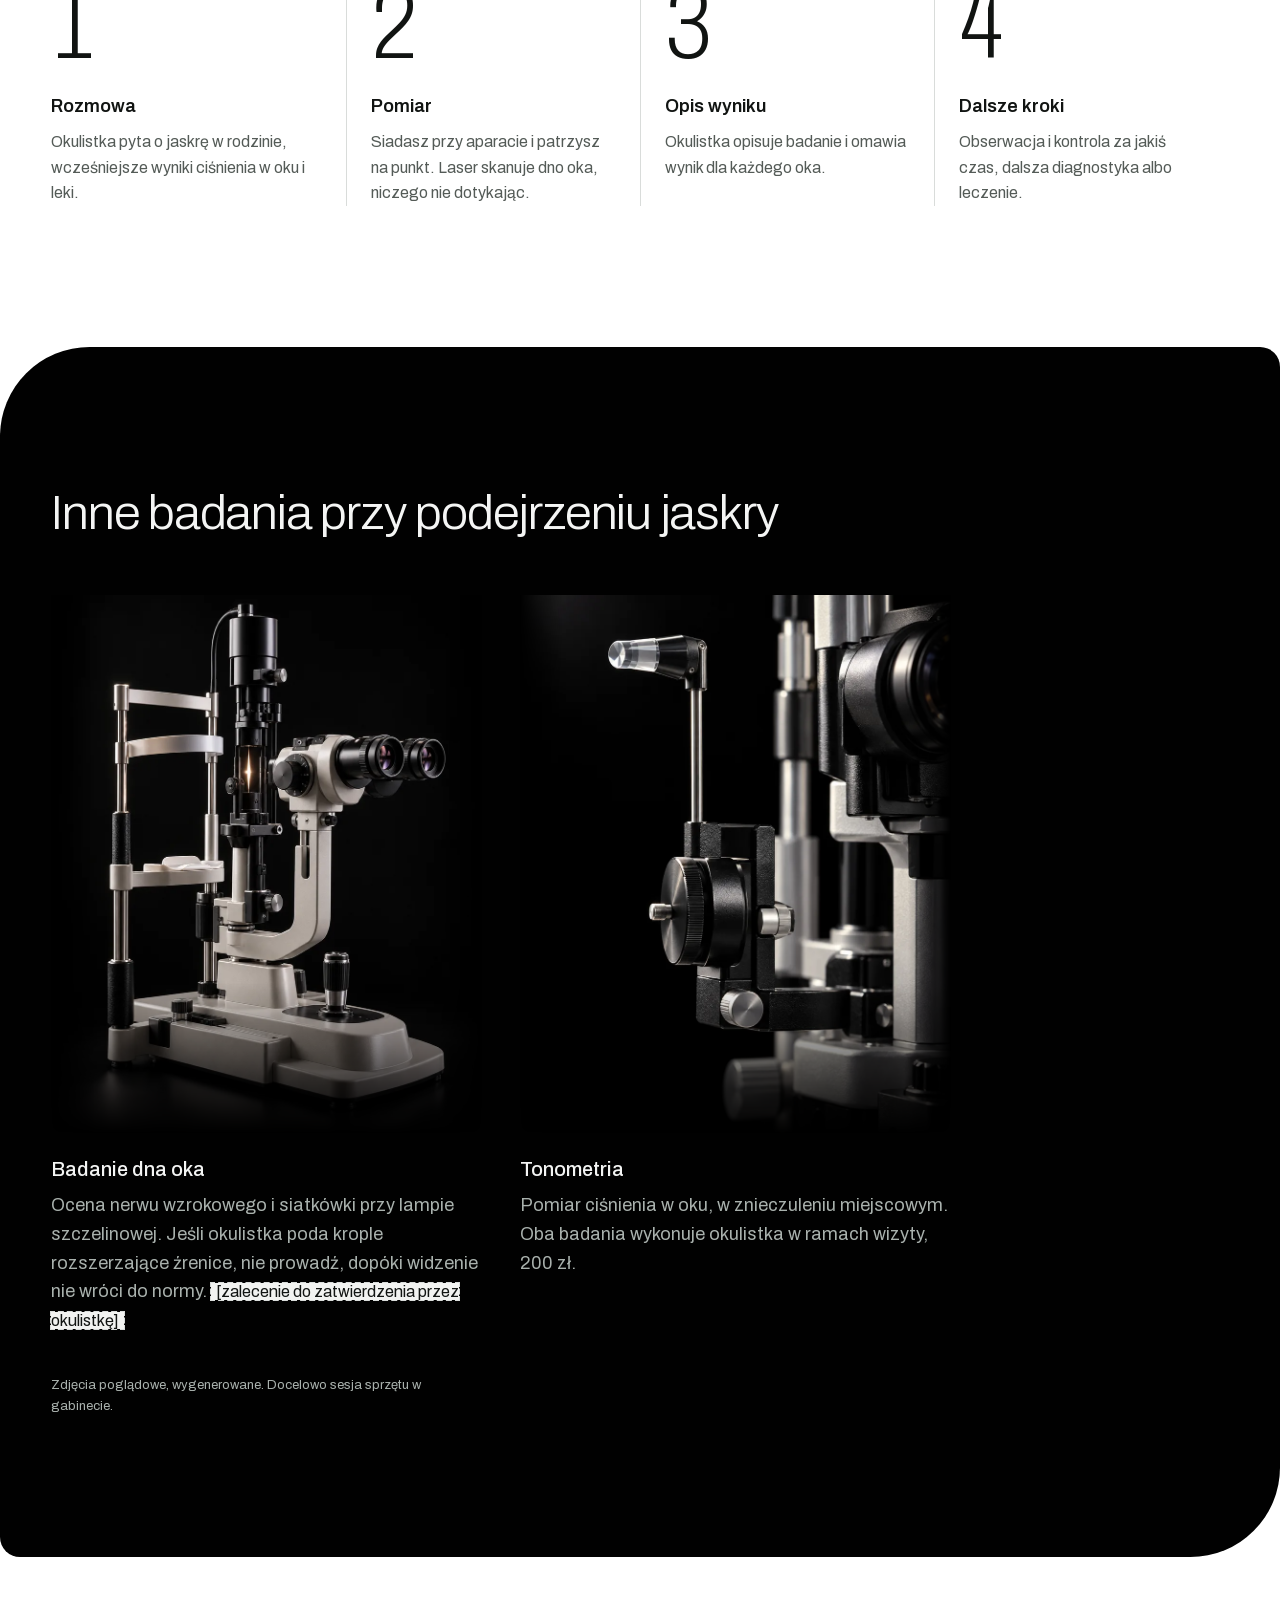
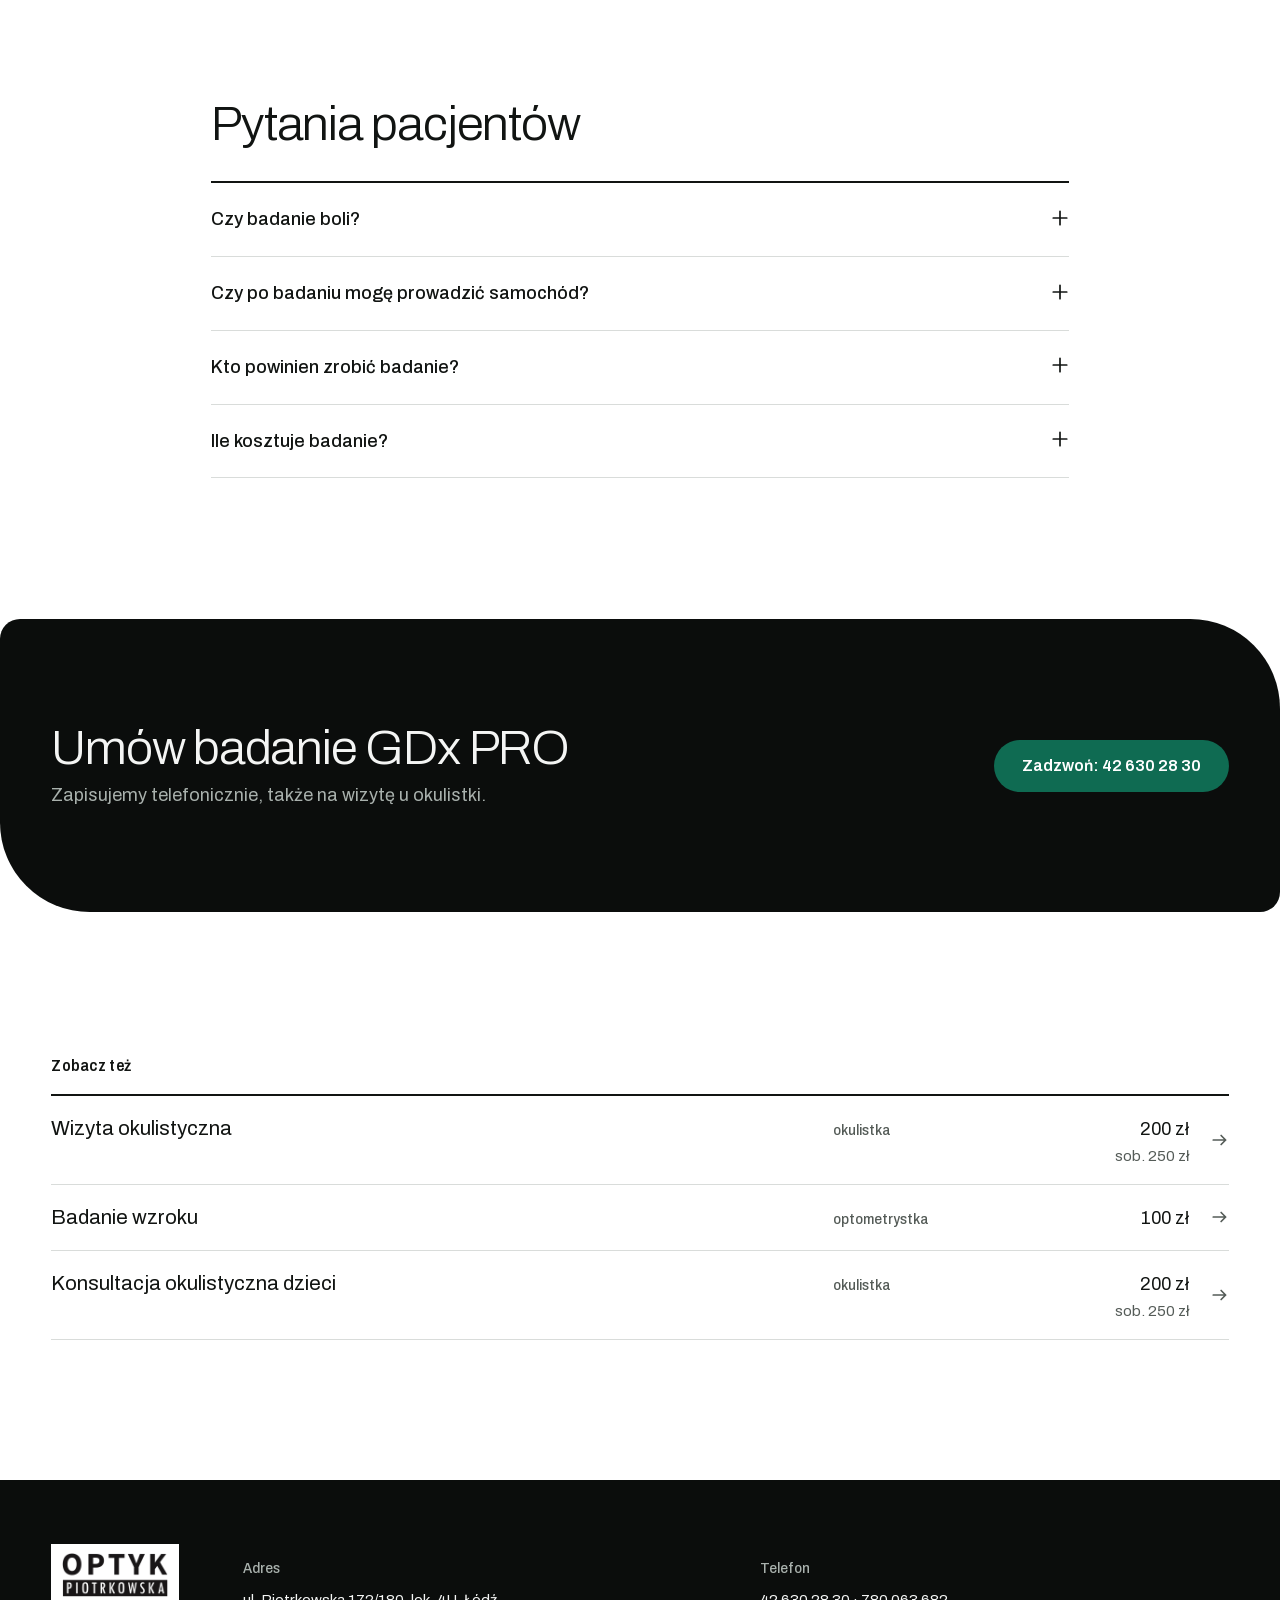
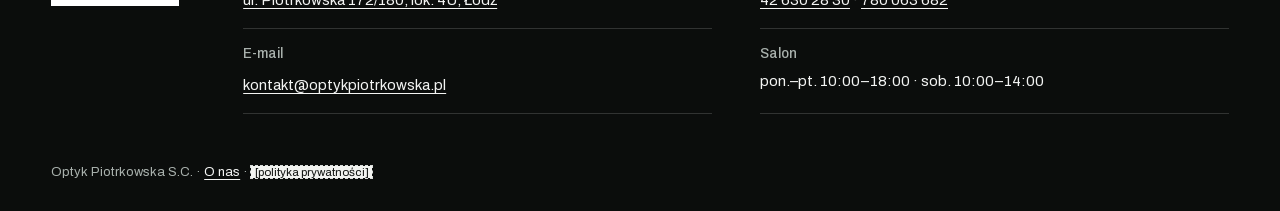
<file: podstrona-jaskra.html>
<!doctype html>
<html lang="pl">
<head>
<meta charset="utf-8">
<meta name="robots" content="noindex, nofollow">
<meta name="viewport" content="width=device-width, initial-scale=1">
<title>Diagnostyka jaskry w Łodzi — badanie GDx PRO | Optyk Piotrkowska</title>
<meta name="description" content="Badanie GDx PRO: laserowa, bezdotykowa ocena włókien nerwowych siatkówki, bez kropli, około 10 minut. Wykonuje i opisuje okulistka, ul. Piotrkowska 172/180 w Łodzi.">
<meta name="theme-color" content="#ffffff">
<link rel="preload" href="fonts/archivo.woff2" as="font" type="font/woff2" crossorigin>
<link rel="stylesheet" href="style.css?v=237986e4">
</head>
<body>
<a class="skip" href="#tresc">Przejdź do treści</a>

<!-- Mockup guide: lets the client move between the sample pages -->
<p class="guide">Makieta, wersja B · <a href="index.html">Strona główna</a> · <a href="podstrona-jaskra.html">Diagnostyka jaskry</a> · <a href="podstrona-dzieci.html">Optyk dla dzieci</a> · <a href="marka-tree.html">Marka TREE</a> · <a href="o-nas.html">O nas</a></p>

<header class="top">
  <div class="top__inner">
    <a class="top__logo" href="index.html"><img src="img/logo-optyk-piotrkowska.png" width="464" height="196" alt="Optyk Piotrkowska — strona główna"></a>

    <nav class="nav" aria-label="Główna">
      <ul class="nav__list">
        <li class="nav__group">
          <button class="nav__trigger" type="button" aria-expanded="false" aria-controls="menu-badania">Badania</button>
          <div class="nav__panel" id="menu-badania" hidden>
            <div class="nav__panel-inner">
              <ul class="nav__rows">
                <li><a href="index.html#uslugi"><span>Badanie wzroku</span><span class="nav__price">100 zł</span></a></li>
                <li><a href="index.html#okulistka"><span>Wizyta okulistyczna</span><span class="nav__price">200 zł<small>sob. 250 zł</small></span></a></li>
                <li><a href="podstrona-jaskra.html"><span>Diagnostyka jaskry GDx PRO</span><span class="nav__price"><span class="tbd">[cena]</span></span></a></li>
                <li><a href="index.html#uslugi"><span>Dobór soczewek kontaktowych</span><span class="nav__price">200 zł</span></a></li>
                <li><a href="podstrona-dzieci.html"><span>Konsultacja okulistyczna dzieci</span><span class="nav__price">200 zł<small>sob. 250 zł</small></span></a></li>
                <li><a href="index.html#uslugi"><span>Badanie kierowców</span><span class="nav__price">180 zł</span></a></li>
              </ul>
              <div class="nav__cta">
                <p class="nav__cta-title">Umów wizytę</p>
                <a class="nav__cta-phone" href="tel:+48426302830">42 630 28 30</a>
                <p>Okulistkę umówisz też przez <a href="https://www.znanylekarz.pl/profil/monika-szczyglowska-uramowska" rel="noopener">ZnanyLekarz</a>.</p>
                <p>Salon: pon.–pt. 10–18, sob. 10–14</p>
              </div>
            </div>
          </div>
        </li>
        <li class="nav__group">
          <button class="nav__trigger" type="button" aria-expanded="false" aria-controls="menu-okulary">Okulary</button>
          <div class="nav__panel" id="menu-okulary" hidden>
            <div class="nav__panel-inner">
              <ul class="nav__rows nav__rows--single">
                <li><a href="index.html#okulary"><span>Szkła progresywne</span></a></li>
                <li><a href="index.html#okulary"><span>Oprawy i marki</span></a></li>
                <li><a href="marka-tree.html"><span>TREE Spectacles</span></a></li>
                <li><a href="podstrona-dzieci.html"><span>Okulary dla dzieci</span></a></li>
              </ul>
              <a class="nav__card" href="marka-tree.html"><img src="img/marki/tree-pilotki.webp" width="1440" height="1802" loading="lazy" alt=""><span>Oprawy TREE Spectacles</span></a>
              <a class="nav__card" href="podstrona-dzieci.html"><img src="img/poglad/oprawy-dzieci.webp" width="1200" height="800" loading="lazy" alt=""><span>Okulary dla dzieci</span></a>
            </div>
          </div>
        </li>
        <li><a class="nav__link" href="o-nas.html">O nas</a></li>
        <li><a class="nav__link" href="index.html#kontakt">Kontakt</a></li>
      </ul>
    </nav>

    <a class="top__phone" href="tel:+48426302830">42 630 28 30</a>
    <a class="btn btn--book top__book" href="tel:+48426302830">Umów badanie</a>
    <button class="nav-toggle" type="button" aria-expanded="false" aria-controls="menu-mobile">Menu</button>
  </div>

  <nav class="menu-mobile" id="menu-mobile" aria-label="Menu" hidden>
    <p class="menu-mobile__h">Badania</p>
    <ul>
      <li><a href="index.html#uslugi">Badanie wzroku</a></li>
      <li><a href="index.html#okulistka">Wizyta okulistyczna</a></li>
      <li><a href="podstrona-jaskra.html">Diagnostyka jaskry GDx PRO</a></li>
      <li><a href="index.html#uslugi">Dobór soczewek kontaktowych</a></li>
      <li><a href="podstrona-dzieci.html">Konsultacja okulistyczna dzieci</a></li>
      <li><a href="index.html#uslugi">Badanie kierowców</a></li>
    </ul>
    <p class="menu-mobile__h">Okulary</p>
    <ul>
      <li><a href="index.html#okulary">Szkła progresywne</a></li>
      <li><a href="index.html#okulary">Oprawy i marki</a></li>
      <li><a href="marka-tree.html">TREE Spectacles</a></li>
      <li><a href="podstrona-dzieci.html">Okulary dla dzieci</a></li>
    </ul>
    <ul class="menu-mobile__plain">
      <li><a href="o-nas.html">O nas</a></li>
      <li><a href="index.html#kontakt">Kontakt</a></li>
    </ul>
    <p class="menu-mobile__cta"><a class="btn btn--book" href="tel:+48426302830">Zadzwoń: 42 630 28 30</a> <a class="link" href="https://www.znanylekarz.pl/profil/monika-szczyglowska-uramowska" rel="noopener">ZnanyLekarz</a></p>
  </nav>
</header>

<main id="tresc">
<nav class="crumbs wrap" aria-label="Okruszki"><ol><li><a href="index.html">Strona główna</a></li><li><a href="index.html#uslugi">Badania</a></li><li aria-current="page">Diagnostyka jaskry</li></ol></nav>

<section class="sub wrap" aria-labelledby="sub-title">
  <div class="sub__copy">
    <h1 id="sub-title" class="display display--sub">Diagnostyka jaskry: badanie GDx&nbsp;PRO</h1>
    <p class="sub__lede">Laserowe, bezdotykowe badanie włókien nerwowych siatkówki. Pomaga okulistce ocenić ryzyko jaskry i&nbsp;zdecydować, czy wystarczy obserwacja, czy potrzebne jest leczenie.</p>
    <dl class="facts">
      <div><dt>Bada</dt><dd>okulistka dr Monika Szczygłowska-Uramowska</dd></div>
      <div><dt>Czas</dt><dd>około 10 minut</dd></div>
      <div><dt>Krople</dt><dd>do samego badania GDx PRO niepotrzebne <span class="tbd">[do potwierdzenia przez okulistkę]</span></dd></div>
      <div><dt>Cena</dt><dd><span class="tbd">[do uzupełnienia]</span></dd></div>
    </dl>
    <div class="actions">
      <a class="btn btn--book" href="tel:+48426302830">Umów badanie: 42 630 28 30</a>
      <a class="link" href="#jak-wyglada">Jak wygląda badanie</a>
    </div>
  </div>
  <figure class="sub__media sub__media--dark">
    <img src="img/obj-skaner.webp" width="900" height="1125" alt="Aparat do laserowego badania siatkówki na czarnym tle">
    <span class="badge">zdjęcie poglądowe</span>
  </figure>
</section>

<section class="split wrap" aria-labelledby="mierzy-title">
  <div>
    <h2 id="mierzy-title" class="h2">Co pokazuje badanie</h2>
    <p>W jaskrze zanikają włókna nerwowe siatkówki, a z czasem uszkodzeniu ulega nerw wzrokowy. GDx PRO mierzy grubość warstwy tych włókien, a analiza statystyczna wyniku pokazuje, czy coś odbiega od normy.</p>
  </div>
  <ul class="ruled">
    <li>grubość warstwy włókien nerwowych siatkówki</li>
    <li>pierwsze oznaki jaskry, na poziomie komórek zwojowych siatkówki</li>
    <li>ryzyko zmian jaskrowych i stopień ich zaawansowania</li>
    <li>zmiany przy neuropatii niedokrwiennej nerwu wzrokowego (AION)</li>
    <li>druzy tarczy nerwu wzrokowego</li>
  </ul>
</section>

<section class="stages wrap" id="jak-wyglada" aria-labelledby="jak-title">
  <div class="stages__head">
    <h2 id="jak-title" class="h2">Jak wygląda badanie</h2>
    <p>Bezdotykowe i bezbolesne. <span class="tbd">[przebieg do zatwierdzenia przez okulistkę]</span></p>
  </div>
  <ol class="stages__list stages__list--four">
    <li><span class="stages__no" aria-hidden="true">1</span><h3>Rozmowa</h3><p>Okulistka pyta o jaskrę w rodzinie, wcześniejsze wyniki ciśnienia w oku i leki.</p></li>
    <li><span class="stages__no" aria-hidden="true">2</span><h3>Pomiar</h3><p>Siadasz przy aparacie i patrzysz na punkt. Laser skanuje dno oka, niczego nie dotykając.</p></li>
    <li><span class="stages__no" aria-hidden="true">3</span><h3>Opis wyniku</h3><p>Okulistka opisuje badanie i omawia wynik dla każdego oka.</p></li>
    <li><span class="stages__no" aria-hidden="true">4</span><h3>Dalsze kroki</h3><p>Obserwacja i kontrola za jakiś czas, dalsza diagnostyka albo leczenie.</p></li>
  </ol>
</section>

<section class="instruments" aria-labelledby="inne-title">
  <div class="wrap">
    <h2 id="inne-title" class="h2 h2--light">Inne badania przy podejrzeniu jaskry</h2>
    <ul class="instruments__list instruments__list--two">
      <li>
        <figure><img src="img/obj-lampa.webp" width="900" height="1125" loading="lazy" alt="Lampa szczelinowa z wąską wiązką światła"></figure>
        <h3>Badanie dna oka</h3>
        <p>Ocena nerwu wzrokowego i siatkówki przy lampie szczelinowej. Jeśli okulistka poda krople rozszerzające źrenice, nie prowadź, dopóki widzenie nie wróci do normy. <span class="tbd">[zalecenie do zatwierdzenia przez okulistkę]</span></p>
      </li>
      <li>
        <figure><img src="img/obj-tonometr.webp" width="900" height="1125" loading="lazy" alt="Tonometr aplanacyjny przy lampie szczelinowej"></figure>
        <h3>Tonometria</h3>
        <p>Pomiar ciśnienia w oku, w znieczuleniu miejscowym. Oba badania wykonuje okulistka w ramach wizyty, 200 zł.</p>
      </li>
    </ul>
    <p class="instruments__note">Zdjęcia poglądowe, wygenerowane. Docelowo sesja sprzętu w gabinecie.</p>
  </div>
</section>

<section class="faq wrap" aria-labelledby="faq-title">
  <h2 id="faq-title" class="h2">Pytania pacjentów</h2>
  <div class="faq__list">
    <details><summary>Czy badanie boli?</summary><p>Nie. Badanie GDx PRO jest bezdotykowe i bezbolesne. Trwa około 10 minut.</p></details>
    <details><summary>Czy po badaniu mogę prowadzić samochód?</summary><p>Po samym badaniu GDx PRO tak, bo nie podajemy do niego kropli. Jeśli w czasie wizyty okulistka poda krople rozszerzające źrenice, nie prowadź, dopóki widzenie nie wróci do normy, i zapytaj ją o zalecenia. <span class="tbd">[do zatwierdzenia przez okulistkę]</span></p></details>
    <details><summary>Kto powinien zrobić badanie?</summary><p>O potrzebie badania decyduje okulistka. <span class="tbd">[wskazania do zatwierdzenia przez okulistkę]</span></p></details>
    <details><summary>Ile kosztuje badanie?</summary><p><span class="tbd">[cena do uzupełnienia]</span> Wizyta okulistyczna kosztuje 200 zł, w sobotę 250 zł.</p></details>
  </div>
</section>

<section class="closing" aria-labelledby="cta-title">
  <div class="wrap closing__inner">
    <h2 id="cta-title" class="h2 h2--light">Umów badanie GDx PRO</h2>
    <p>Zapisujemy telefonicznie, także na wizytę u okulistki.</p>
    <a class="btn btn--book" href="tel:+48426302830">Zadzwoń: 42 630 28 30</a>
  </div>
</section>

<section class="related wrap" aria-labelledby="powiazane-title">
  <h2 id="powiazane-title" class="h3">Zobacz też</h2>
  <ul class="table table--compact">
    <li><a href="index.html#okulistka"><span class="table__name">Wizyta okulistyczna</span><span class="table__who">okulistka</span><span class="table__price">200 zł <small>sob. 250 zł</small></span></a></li>
    <li><a href="index.html#badanie"><span class="table__name">Badanie wzroku</span><span class="table__who">optometrystka</span><span class="table__price">100 zł</span></a></li>
    <li><a href="podstrona-dzieci.html"><span class="table__name">Konsultacja okulistyczna dzieci</span><span class="table__who">okulistka</span><span class="table__price">200 zł <small>sob. 250 zł</small></span></a></li>
  </ul>
</section>
</main>

<footer class="foot">
  <div class="wrap foot__grid">
    <img class="foot__logo" src="img/logo-optyk-piotrkowska.png" width="464" height="196" alt="Optyk Piotrkowska">
    <dl class="foot__facts">
      <div><dt>Adres</dt><dd><a href="https://www.google.com/maps/search/?api=1&amp;query=Piotrkowska+172%2F180+%C5%81%C3%B3d%C5%BA" rel="noopener">ul. Piotrkowska 172/180, lok. 4U, Łódź</a></dd></div>
      <div><dt>Telefon</dt><dd><a href="tel:+48426302830">42 630 28 30</a> · <a href="tel:+48780063682">780 063 682</a></dd></div>
      <div><dt>E-mail</dt><dd><a href="mailto:kontakt@optykpiotrkowska.pl">kontakt@optykpiotrkowska.pl</a></dd></div>
      <div><dt>Salon</dt><dd>pon.–pt. 10:00–18:00 · sob. 10:00–14:00</dd></div>
    </dl>
  </div>
  <p class="wrap foot__legal">Optyk Piotrkowska S.C. · <a href="o-nas.html">O nas</a> · <span class="tbd">[polityka prywatności]</span></p>
</footer>

<!-- Floating phone (Ortorad's solution): one tap from anywhere -->
<a class="float-call" href="tel:+48426302830" aria-label="Zadzwoń: 42 630 28 30"><svg viewBox="0 0 24 24" aria-hidden="true"><path d="M7.5 3.5h3l1.5 4-2 1.5a11 11 0 0 0 5 5l1.5-2 4 1.5v3a2 2 0 0 1-2 2A16 16 0 0 1 5.5 5.5a2 2 0 0 1 2-2z"/></svg><span class="float-call__no" aria-hidden="true">42 630 28 30</span></a>

<script src="app.js?v=7788a3f9" defer></script>
</body>
</html>
</file>
<file: style.css>
/* Optyk Piotrkowska — version B: clinical precision.
   A near-white page on a strict grid, light large type, instruments
   photographed like objects on black, one bottle-green fill for booking.
   Solutions kept from the client's references: simple header with
   dropdowns, a person in glasses in the first viewport (optykzlotno.pl),
   the exam as stages, real review figures, a floating phone (ortorad.pl).
   Second pass (2026-10-20): Ortorad's rounded shapes (pill buttons, one
   large rounded corner on photos and dark bands), its service tiles and
   phone pill; Złotno's line-icon glasses types. Labels in sentence case. */

@font-face { font-family: "Archivo"; src: url(fonts/archivo-ext.woff2) format("woff2"); font-weight: 100 900; font-stretch: 62% 125%; font-display: swap;
  unicode-range: U+0100-02BA, U+02BD-02C5, U+02C7-02CC, U+02CE-02D7, U+02DD-02FF, U+0304, U+0308, U+0329, U+1D00-1DBF, U+1E00-1E9F, U+1EF2-1EFF, U+2020, U+20A0-20AB, U+20AD-20C4, U+2113, U+2C60-2C7F, U+A720-A7FF; }
@font-face { font-family: "Archivo"; src: url(fonts/archivo.woff2) format("woff2"); font-weight: 100 900; font-stretch: 62% 125%; font-display: swap;
  unicode-range: U+0000-00FF, U+0131, U+0152-0153, U+02BB-02BC, U+02C6, U+02DA, U+02DC, U+0304, U+0308, U+0329, U+2000-206F, U+20AC, U+2122, U+2191, U+2193, U+2212, U+2215, U+FEFF, U+FFFD; }

:root {
  --ink: #111412;
  --ink-2: #545b57;        /* secondary text, 7:1 on white */
  --mist: #f2f3f1;         /* quiet sections */
  --rule: #d9dcda;
  --black: #0b0d0c;        /* footer, closing band */
  --photo-black: #010101;  /* instrument band: matches the studio photos' backdrop, no visible frame */
  --on-black: #f4f5f4;
  --on-black-2: #a9b1ad;   /* 8:1 on black */
  --book: #0f6b52;         /* booking fill only (white text 6.5:1) */
  --book-hi: #0b5441;
  --white: #ffffff;

  --wrap: 1320px;
  --gutter: clamp(20px, 4vw, 56px);
  --section: clamp(80px, 11vw, 152px);
  --header: 76px;
  --ease: cubic-bezier(.16, 1, .3, 1);

  /* Ortorad's shape language: soft corners, one large rounded corner per block */
  --radius: 20px;
  --radius-lg: clamp(48px, 7vw, 112px);
  --shape: var(--radius) var(--radius-lg) var(--radius) var(--radius);
}

*, *::before, *::after { box-sizing: border-box; }
html { -webkit-text-size-adjust: 100%; -webkit-tap-highlight-color: transparent; scroll-padding-top: calc(var(--header) + 16px); scrollbar-color: var(--ink) var(--mist); }
body { margin: 0; font: 400 1.125rem/1.6 "Archivo", Arial, sans-serif; font-stretch: 100%; color: var(--ink); background: var(--white); }
img { display: block; max-width: 100%; height: auto; }
a, button { touch-action: manipulation; }
a { color: inherit; text-underline-offset: .2em; text-decoration-thickness: 1px; }
::selection { background: var(--book); color: var(--white); }
:focus-visible { outline: 2px solid var(--book); outline-offset: 3px; }
.instruments :focus-visible, .closing :focus-visible, .foot :focus-visible { outline-color: var(--on-black); }
.wrap { max-width: var(--wrap); margin: 0 auto; padding: 0 var(--gutter); }
.skip { position: absolute; left: 12px; top: -60px; z-index: 60; padding: 10px 16px; background: var(--white); }
.skip:focus { top: 12px; }
.sprite { position: absolute; width: 0; height: 0; }
.tbd { background: var(--mist); color: var(--ink); padding: 0 .3em; outline: 1px dashed var(--rule); font-size: .9em; }
.note { margin: 16px 0 0; font-size: .875rem; color: var(--ink-2); }

/* Type: light display, semi-condensed labels, tabular figures */
.display { margin: 0; font-weight: 300; font-size: clamp(3rem, 6vw, 5.5rem); line-height: .96; letter-spacing: -.035em; text-wrap: balance; }
.display .line { white-space: nowrap; }
.display--sub { font-size: clamp(2.5rem, 5vw, 4.5rem); line-height: 1; }
.h2 { margin: 0; font-weight: 300; font-size: clamp(2rem, 3.8vw, 3.25rem); line-height: 1.05; letter-spacing: -.025em; text-wrap: balance; }
.h2--light { color: var(--on-black); }
.h3 { margin: 0 0 16px; font-size: 1rem; font-weight: 600; font-stretch: 87.5%; letter-spacing: .02em; }
.label, dt, .table__who { font-stretch: 87.5%; font-size: .9375rem; font-weight: 500; }
.nav__link, .nav__trigger { font-size: 1rem; font-weight: 500; }
.figures dt, .stages__no, .table__price, .nav__price, .visit__price { font-variant-numeric: tabular-nums; }

/* Actions */
.btn { display: inline-flex; align-items: center; justify-content: center; min-height: 52px; padding: 0 28px; border-radius: 999px; font-weight: 600; font-size: 1rem; text-decoration: none; transition: background-color .2s var(--ease); }
.btn--book { background: var(--book); color: var(--white); }
.btn--book:hover { background: var(--book-hi); }
.btn--wide { width: 100%; }
.link { font-weight: 600; text-decoration: underline; }
.link:hover { color: var(--book); }
.actions { display: flex; flex-wrap: wrap; align-items: center; gap: 16px 28px; margin-top: 32px; }
.badge { position: absolute; left: 16px; bottom: 16px; padding: 2px 10px; border-radius: 999px; background: rgba(11, 13, 12, .62); color: #fff; font-size: .75rem; }

/* Mockup guide bar */
.guide { margin: 0; padding: 7px var(--gutter); background: var(--black); color: var(--on-black-2); font-size: .8125rem; text-align: center; }
.guide a { color: var(--on-black); }

/* Header: logo, uppercase nav with dropdowns, phone, booking */
.top { position: sticky; top: 0; z-index: 40; background: var(--white); border-bottom: 1px solid var(--rule); }
.top__inner { max-width: 1440px; margin: 0 auto; height: var(--header); padding: 0 var(--gutter); display: flex; align-items: center; gap: 28px; }
.top__logo img { width: 116px; }
.nav { margin-left: auto; }
.nav__list { display: flex; align-items: center; gap: 30px; margin: 0; padding: 0; list-style: none; }
.nav__link, .nav__trigger { display: inline-flex; align-items: center; gap: 6px; height: 44px; padding: 0; line-height: 1; font-size: 1rem; border: 0; background: none; color: var(--ink); text-decoration: none; cursor: pointer; font-family: inherit; }
.nav__trigger::after { content: ""; width: 7px; height: 7px; margin-top: -3px; border-right: 1.5px solid currentColor; border-bottom: 1.5px solid currentColor; transform: rotate(45deg); transition: transform .25s var(--ease); }
.nav__trigger[aria-expanded="true"]::after { transform: rotate(-135deg); margin-top: 3px; }
.nav__link:hover, .nav__trigger:hover, .nav__trigger[aria-expanded="true"] { text-decoration: underline; text-decoration-thickness: 2px; text-underline-offset: 8px; }
.nav__group { position: static; }
/* Dropdown: a full-width panel flush under the header, content on the page grid */
.nav__panel { position: absolute; top: 100%; left: 0; right: 0; z-index: 39; background: var(--white); border-top: 1px solid var(--rule); box-shadow: 0 28px 40px -20px rgba(11, 13, 12, .22); }
.nav__panel:not([hidden]) { animation: panel-in .25s var(--ease); }
@keyframes panel-in { from { opacity: 0; transform: translateY(-6px); } }
.nav__panel-inner { max-width: var(--wrap); margin: 0 auto; padding: 36px var(--gutter) 44px; display: grid; grid-template-columns: minmax(0, 2fr) minmax(0, 1fr); gap: 48px; align-items: start; }
.nav__rows { display: grid; grid-template-columns: 1fr 1fr; column-gap: 48px; margin: 0; padding: 0; list-style: none; border-top: 2px solid var(--ink); }
.nav__rows a { display: flex; justify-content: space-between; align-items: center; gap: 16px; min-height: 64px; border-bottom: 1px solid var(--rule); text-decoration: none; font-size: 1.125rem; }
.nav__rows a:hover span:first-child { color: var(--book); }
.nav__rows--single { grid-template-columns: 1fr; }
.nav__cta { padding: 24px 28px; background: var(--mist); border-radius: var(--radius); }
.nav__cta p { margin: 0; font-size: .9375rem; color: var(--ink-2); }
.nav__cta p + p { margin-top: 4px; }
.nav__cta .nav__cta-title { margin: 0 0 6px; font-size: 1.125rem; font-weight: 500; color: var(--ink); }
.nav__cta-phone { display: block; margin-bottom: 12px; font-size: 1.75rem; font-weight: 300; letter-spacing: -.02em; text-decoration: none; font-variant-numeric: tabular-nums; }
.nav__cta-phone:hover { color: var(--book); }
#menu-okulary .nav__panel-inner { grid-template-columns: minmax(0, 1fr) minmax(0, 1fr) minmax(0, 1fr); }
.nav__card { position: relative; display: block; aspect-ratio: 4 / 3; overflow: hidden; border-radius: var(--radius); text-decoration: none; }
.nav__card img { width: 100%; height: 100%; object-fit: cover; transition: transform .6s var(--ease); }
.nav__card:hover img { transform: scale(1.04); }
.nav__card span { position: absolute; left: 14px; bottom: 14px; padding: 6px 14px; border-radius: 999px; background: var(--white); font-size: .9375rem; }
.menu-mobile__cta { display: flex; flex-wrap: wrap; align-items: center; gap: 12px 20px; margin: 24px 0 0; }
.menu-mobile__cta .btn { padding: 0 22px; }
.nav__price { color: var(--ink-2); font-size: .9375rem; white-space: nowrap; }
.top__phone { font-weight: 600; text-decoration: none; white-space: nowrap; }
.top__book { min-height: 44px; }
.nav-toggle { display: none; }
.menu-mobile { max-height: calc(100dvh - var(--header)); overflow-y: auto; overscroll-behavior: contain; padding: 8px var(--gutter) 24px; border-top: 1px solid var(--rule); }
.menu-mobile__h { margin: 18px 0 4px; font-stretch: 75%; text-transform: uppercase; letter-spacing: .09em; font-size: .8125rem; font-weight: 600; color: var(--ink-2); }
.menu-mobile ul { margin: 0; padding: 0; list-style: none; }
.menu-mobile a { display: block; padding: 12px 0; border-bottom: 1px solid var(--rule); text-decoration: none; font-size: 1.125rem; }
.menu-mobile__plain { margin-top: 12px !important; }

/* First viewport: copy left, photo to the right edge, the visit card bridging both */
/* Capped at the header width: wider, the photo column crops the face under the visit card */
.hero { --hero-max: 1440px; max-width: var(--hero-max); margin: 0 auto; position: relative; display: grid; grid-template-columns: minmax(0, 43fr) minmax(0, 57fr); min-height: clamp(620px, calc(100svh - var(--header) - 32px), 860px); }
.hero__copy { align-self: center; padding: 56px clamp(24px, 3vw, 48px) 56px max(var(--gutter), calc((min(100vw, var(--hero-max)) - var(--wrap)) / 2 + var(--gutter))); }
.hero__lede { max-width: 30em; margin: 28px 0 0; font-size: clamp(1.125rem, 1.3vw, 1.25rem); color: var(--ink-2); }
.rating { display: flex; align-items: center; gap: 12px; margin: 28px 0 0; font-size: .9375rem; }
.hero__call { display: none; margin: 28px 0 0; }
.stars { width: 98px; height: 18px; fill: var(--ink); flex: none; }
.hero__media { position: relative; margin: 0; overflow: hidden; background: var(--mist); border-radius: 0 0 0 var(--radius-lg); }
.hero__media .badge { left: auto; right: 16px; top: 16px; bottom: auto; }
/* The photo fills the column instead of setting the hero height, so the hero keeps its min-height */
.hero__media img { position: absolute; inset: 0; width: 100%; height: 100%; object-fit: cover; object-position: 50% 100%; } /* face above the visit card */
.visit { position: absolute; left: calc(43% + 40px); bottom: 40px; z-index: 2; width: 420px; padding: 28px 28px 22px; background: var(--white); border-radius: var(--radius); box-shadow: 0 30px 60px rgba(11, 13, 12, .18), 0 2px 6px rgba(11, 13, 12, .08); }
/* The card's bottom-left corner runs parallel to the photo's large corner: same centre, radius less the 40px inset */
.visit { --visit-inset: 40px; border-bottom-left-radius: max(var(--radius), calc(var(--radius-lg) - var(--visit-inset))); }
.visit__title { margin: 0 0 8px; font-size: 1.375rem; font-weight: 500; letter-spacing: -.01em; }
.visit__list { margin: 0 0 20px; padding: 0; list-style: none; border-top: 2px solid var(--ink); }
.visit__list a { display: flex; justify-content: space-between; gap: 12px; padding: 13px 0; border-bottom: 1px solid var(--rule); text-decoration: none; }
.visit__list a::after { content: ""; flex: none; align-self: center; width: 16px; height: 16px; background: var(--ink-2); mask: url("data:image/svg+xml,%3Csvg xmlns='http://www.w3.org/2000/svg' viewBox='0 0 16 16'%3E%3Cpath d='M2 8h11M9 4l4 4-4 4' fill='none' stroke='black' stroke-width='1.5' stroke-linecap='round' stroke-linejoin='round'/%3E%3C/svg%3E") center / contain no-repeat; }
.visit__list a:hover::after { background: var(--book); }
/* How each row books: a handset calls, a calendar opens online booking */
.visit__list a::after { display: none; }
.visit__how { flex: none; display: grid; place-items: center; width: 32px; height: 32px; align-self: center; border-radius: 50%; background: var(--mist); color: var(--ink); }
.visit__how svg { width: 18px; height: 18px; }
.visit__list a:hover .visit__how { background: var(--book); color: var(--white); }
.visit__note svg { width: 16px; height: 16px; vertical-align: -3px; }
.sr { position: absolute; width: 1px; height: 1px; overflow: hidden; clip-path: inset(50%); white-space: nowrap; }
.visit__list a:hover span:first-child { color: var(--book); }
.visit__price { margin-left: auto; color: var(--ink-2); white-space: nowrap; text-align: right; }
.visit__price small, .nav__price small { display: block; font-size: .875rem; }
.visit__note { margin: 12px 0 0; font-size: .9375rem; color: var(--ink-2); }
.visit__note + .visit__note { margin-top: 2px; }

/* Services: one ruled price table */
.services { padding-top: var(--section); padding-bottom: var(--section); display: grid; grid-template-columns: 4fr 8fr; gap: clamp(32px, 5vw, 80px); }
.services__head p { color: var(--ink-2); max-width: 26em; }
.table { margin: 0; padding: 0; list-style: none; border-top: 2px solid var(--ink); }
.table a { display: grid; grid-template-columns: minmax(0, 1fr) 190px 150px 24px; align-items: baseline; gap: 16px; padding: 22px 0; border-bottom: 1px solid var(--rule); text-decoration: none; }
.table a::after { content: ""; justify-self: end; align-self: center; width: 18px; height: 18px; background: var(--ink-2); mask: url("data:image/svg+xml,%3Csvg xmlns='http://www.w3.org/2000/svg' viewBox='0 0 16 16'%3E%3Cpath d='M2 8h11M9 4l4 4-4 4' fill='none' stroke='black' stroke-width='1.5' stroke-linecap='round' stroke-linejoin='round'/%3E%3C/svg%3E") center / contain no-repeat; transition: transform .3s var(--ease), background-color .3s; }
.table__name { font-size: clamp(1.125rem, 1.6vw, 1.375rem); transition: transform .3s var(--ease); }
.table__who { color: var(--ink-2); }
.table__price { text-align: right; white-space: nowrap; }
.table__price small { display: block; font-size: .9375rem; color: var(--ink-2); }
.table a:hover .table__name { transform: translateX(8px); color: var(--book); }
.table a:hover::after { background: var(--book); transform: translateX(4px); }
.table--compact a { padding: 16px 0; }

/* Instruments on black */
.instruments { max-width: 1440px; margin: 0 auto; padding: var(--section) 0; background: var(--photo-black); color: var(--on-black); border-radius: var(--radius-lg) var(--radius) var(--radius-lg) var(--radius); }
.instruments__list { display: grid; grid-template-columns: repeat(3, 1fr); gap: clamp(20px, 3vw, 40px); margin: 56px 0 0; padding: 0; list-style: none; }
.instruments__list--two { grid-template-columns: repeat(2, 1fr); max-width: 900px; }
.instruments figure { margin: 0 0 20px; }
.instruments figure img { width: 100%; aspect-ratio: 4 / 5; object-fit: cover; }
/* Fade the studio floor's edges into the band so no photo reads as a rectangle */
.instruments figure img {
  -webkit-mask-image: linear-gradient(to bottom, #000 72%, transparent), linear-gradient(to right, transparent, #000 10%, #000 90%, transparent);
  -webkit-mask-composite: source-in;
  mask-image: linear-gradient(to bottom, #000 72%, transparent), linear-gradient(to right, transparent, #000 10%, #000 90%, transparent);
  mask-composite: intersect;
}
.instruments h3 { margin: 0 0 6px; font-size: 1.25rem; font-weight: 500; }
.instruments p { margin: 0; color: var(--on-black-2); max-width: 30em; }
.instruments a { color: var(--on-black); }
.instruments__note { margin-top: 40px !important; font-size: .8125rem; }
.details { display: grid; grid-template-columns: repeat(3, 1fr); gap: 40px; margin: 48px 0 0; padding: 0; list-style: none; }
.details li { padding-top: 20px; border-top: 1px solid rgba(244, 245, 244, .3); }

/* Stages: numbered because the order is the content */
.stages { padding-top: var(--section); padding-bottom: var(--section); }
.stages__head { display: grid; grid-template-columns: 4fr 8fr; gap: clamp(32px, 5vw, 80px); align-items: end; margin-bottom: 56px; }
.stages__head p { margin: 0; color: var(--ink-2); max-width: 36em; }
.stages__list { display: grid; grid-template-columns: repeat(5, 1fr); margin: 0; padding: 0; list-style: none; border-top: 1px solid var(--ink); }
.stages__list--four { grid-template-columns: repeat(4, 1fr); }
.stages__list--three { grid-template-columns: repeat(3, 1fr); }
.stages__list li { padding: 20px 24px 0 0; }
.stages__list li + li { padding-left: 24px; border-left: 1px solid var(--rule); }
.stages__no { display: block; font-size: clamp(4.5rem, 8vw, 7.5rem); line-height: .85; font-weight: 200; font-stretch: 75%; letter-spacing: -.04em; }
.stages__list h3 { margin: 24px 0 8px; font-size: 1.125rem; font-weight: 600; }
.stages__list p { margin: 0; color: var(--ink-2); font-size: 1rem; }
.stages__foot { margin: 48px 0 0; padding-top: 20px; border-top: 1px solid var(--rule); color: var(--ink-2); }
.stages__foot strong { color: var(--ink); }

/* Doctor */
.doctor { padding: var(--section) 0; background: var(--mist); }
.doctor__grid { display: grid; grid-template-columns: 5fr 7fr; gap: clamp(32px, 6vw, 112px); align-items: center; }
.doctor__media { position: relative; margin: 0; }
.doctor__media img { width: 100%; aspect-ratio: 4 / 5; object-fit: cover; border-radius: var(--shape); }
.doctor__role { margin: 14px 0 0; color: var(--ink-2); }
.doctor__copy > p:not(.doctor__role) { max-width: 36em; }
.doctor__hours { color: var(--ink-2); }
.figures { display: grid; grid-template-columns: repeat(3, auto); justify-content: start; gap: 12px clamp(28px, 4vw, 64px); margin: 32px 0; padding: 24px 0; border-top: 1px solid var(--ink); border-bottom: 1px solid var(--rule); }
.figures dt { font-size: clamp(2.5rem, 4.4vw, 3.75rem); font-weight: 300; line-height: 1; letter-spacing: -.03em; text-transform: none; font-stretch: 87.5%; }
.figures dd { margin: 8px 0 0; color: var(--ink-2); font-size: .9375rem; }
.colleague { display: grid; grid-template-columns: 96px 1fr; gap: 20px; align-items: center; margin-top: 40px; padding-top: 24px; border-top: 1px solid var(--rule); }
.colleague img { width: 96px; height: 96px; object-fit: cover; border-radius: 50%; }
.colleague p { margin: 0; font-size: 1rem; }

/* Glasses */
.glasses { padding-bottom: var(--section); }
.strip { position: relative; max-width: 1440px; margin: 0 auto; padding: 0 var(--gutter); }
.strip .badge { left: calc(var(--gutter) + 16px); }
.strip img { width: 100%; height: clamp(240px, 36vw, 520px); object-fit: cover; border-radius: var(--radius-lg) var(--radius) var(--radius-lg) var(--radius); }
.glasses__grid { display: grid; grid-template-columns: 5fr 7fr; gap: clamp(32px, 6vw, 112px); padding-top: 64px; }
.glasses__grid p { color: var(--ink-2); max-width: 32em; }
.brandlist { display: flex; flex-wrap: wrap; gap: 4px 0; margin: 0; padding: 0; list-style: none; font-size: clamp(1.625rem, 2.8vw, 2.5rem); font-weight: 300; line-height: 1.25; letter-spacing: -.02em; }
.brandlist li:not(:last-child)::after { content: "/"; margin: 0 .35em; color: var(--rule); }
.brandlist a { text-decoration: underline; text-decoration-thickness: 1px; }
.brandlist a:hover { color: var(--book); }
.brandlist--small { font-size: clamp(1.375rem, 2vw, 1.75rem); margin: 20px 0 16px; }

/* Reviews */
.reviews { padding-bottom: var(--section); }
.reviews__grid { display: grid; grid-template-columns: 1fr 1fr; gap: clamp(24px, 4vw, 64px); margin: 40px 0 32px; border-top: 1px solid var(--ink); }
.reviews blockquote { margin: 0; padding-top: 24px; }
.reviews blockquote::before { content: "\201E"; display: block; height: .55em; margin-bottom: 8px; font-size: 5rem; line-height: .6; font-weight: 600; color: var(--book); }
.reviews blockquote p { margin: 0; font-size: clamp(1.25rem, 1.8vw, 1.5rem); font-weight: 300; line-height: 1.4; }
.reviews footer { margin-top: 16px; font-size: .9375rem; font-weight: 500; color: var(--ink-2); }

/* Contact */
.contact { padding: var(--section) 0; background: var(--mist); }
.contact__grid { display: grid; grid-template-columns: 7fr 5fr; gap: clamp(32px, 6vw, 112px); align-items: end; }
.contact__address { margin: 0 0 40px; font-size: clamp(2.5rem, 5vw, 4.5rem); font-weight: 300; line-height: 1; letter-spacing: -.035em; }
.facts { margin: 0; border-top: 1px solid var(--ink); }
.facts div { display: grid; grid-template-columns: 9.5rem minmax(0, 1fr); gap: 16px; padding: 14px 0; border-bottom: 1px solid var(--rule); }
.facts dt { color: var(--ink-2); padding-top: .25em; }
.facts dd { margin: 0; min-width: 0; overflow-wrap: anywhere; }
.contact__media { position: relative; margin: 0; }
.contact__media img { width: 100%; aspect-ratio: 4 / 5; object-fit: cover; border-radius: var(--shape); }

/* Subpages */
.crumbs ol { display: flex; flex-wrap: wrap; gap: 8px; margin: 0; padding: 20px 0 0; list-style: none; font-size: .875rem; color: var(--ink-2); }
.crumbs li + li::before { content: "/"; margin-right: 8px; color: var(--rule); }
.sub { display: grid; grid-template-columns: 7fr 5fr; gap: clamp(32px, 6vw, 112px); align-items: center; padding-top: 40px; padding-bottom: var(--section); }
.sub__lede { max-width: 32em; margin: 24px 0 32px; font-size: clamp(1.125rem, 1.3vw, 1.25rem); color: var(--ink-2); }
.sub__media { position: relative; margin: 0; }
.sub__media img { width: 100%; aspect-ratio: 4 / 5; object-fit: cover; border-radius: var(--shape); }
.sub__media--dark { background: var(--black); border-radius: var(--shape); }
.sub__media--product img { object-fit: contain; background: #f6f5f4; }
.split { display: grid; grid-template-columns: 5fr 7fr; gap: clamp(32px, 6vw, 112px); padding-bottom: var(--section); align-items: start; }
.split p { color: var(--ink-2); max-width: 34em; }
.split--media { align-items: center; padding-top: var(--section); }
.split__media { position: relative; margin: 0; }
.split__media img { width: 100%; aspect-ratio: 3 / 2; object-fit: cover; border-radius: var(--shape); }
.split__media--square img { aspect-ratio: 1; }
.ruled { margin: 0; padding: 0; list-style: none; border-top: 2px solid var(--ink); }
.ruled li { padding: 16px 0; border-bottom: 1px solid var(--rule); font-size: 1.125rem; }
.sizes { display: grid; grid-template-columns: 6fr 6fr; gap: clamp(32px, 6vw, 112px); align-items: center; padding-top: var(--section); }
.sizes p { color: var(--ink-2); }
.figures--three { margin: 0; }
.figures dt { white-space: nowrap; }
.figures--three dt { font-size: clamp(2rem, 3.4vw, 3rem); }
.faq { max-width: 960px; padding-top: var(--section); padding-bottom: var(--section); }
.faq__list { margin-top: 32px; border-top: 2px solid var(--ink); }
.faq details { border-bottom: 1px solid var(--rule); }
.faq summary { display: flex; justify-content: space-between; gap: 16px; padding: 22px 0; font-size: 1.125rem; font-weight: 500; cursor: pointer; list-style: none; }
.faq summary::-webkit-details-marker { display: none; }
.faq summary::after { content: ""; flex: none; width: 18px; height: 18px; margin-top: .2em; background: var(--ink); mask: url("data:image/svg+xml,%3Csvg xmlns='http://www.w3.org/2000/svg' viewBox='0 0 16 16'%3E%3Cpath d='M8 2v12M2 8h12' fill='none' stroke='black' stroke-width='1.5' stroke-linecap='round'/%3E%3C/svg%3E") center / contain no-repeat; transition: transform .25s var(--ease); }
.faq details[open] summary::after { transform: rotate(45deg); }
.faq details p { margin: 0 0 24px; color: var(--ink-2); max-width: 46em; }
.closing { max-width: 1440px; margin: 0 auto; padding: clamp(64px, 8vw, 112px) 0; background: var(--black); color: var(--on-black); border-radius: var(--radius) var(--radius-lg) var(--radius) var(--radius-lg); }
.closing__inner { display: grid; grid-template-columns: 1fr auto; gap: 8px 40px; align-items: center; }
.closing__inner p { margin: 0; color: var(--on-black-2); grid-column: 1; }
.closing__inner .btn { grid-column: 2; grid-row: 1 / span 2; }
.related { padding-top: var(--section); padding-bottom: var(--section); }

/* About page: text-only page head, team in columns, closing band with two actions */
.sub--text { grid-template-columns: 1fr; padding-bottom: 56px; }
.sub--text .sub__lede { margin-bottom: 0; }
.team { padding-bottom: var(--section); }
.team__list { display: grid; grid-template-columns: repeat(3, 1fr); gap: 64px clamp(24px, 3vw, 48px); margin: 0; padding: 0; list-style: none; }
.person__media { position: relative; margin: 0 0 24px; }
.person__media img { width: 100%; aspect-ratio: 4 / 5; object-fit: cover; border-radius: var(--shape); }
.person__name { margin: 0; font-size: 1.375rem; font-weight: 500; line-height: 1.3; letter-spacing: -.01em; }
.person__role { margin: 6px 0 0; font-stretch: 87.5%; font-size: .9375rem; font-weight: 500; color: var(--ink-2); }
.person__scope { margin: 20px 0 0; padding-top: 14px; border-top: 1px solid var(--ink); font-size: 1rem; }
.person__bio { margin: 12px 0 0; font-size: 1rem; color: var(--ink-2); }
.person .link { margin-top: 12px; }
.team__actions { margin-top: 64px; padding-top: 32px; border-top: 1px solid var(--rule); }
.closing__actions { display: flex; flex-wrap: wrap; align-items: center; gap: 16px 28px; grid-column: 2; grid-row: 1 / span 2; }
.closing .link:hover { color: var(--on-black-2); }
.closing--last { margin-bottom: var(--section); }

/* Neighbouring sections that both pad: keep one gap, not two */
.split + .stages, .split + .sizes, .split--media + .sizes { padding-top: 0; }

/* Footer */
.foot { padding: 64px 0 28px; background: var(--black); color: var(--on-black-2); font-size: .9375rem; }
.foot__grid { display: grid; grid-template-columns: auto 1fr; gap: 64px; align-items: start; }
.foot__logo { width: 128px; padding: 8px 10px; background: var(--white); }
.foot__facts { margin: 0; display: grid; grid-template-columns: repeat(2, 1fr); gap: 0 48px; }
.foot__facts div { padding: 12px 0; border-bottom: 1px solid rgba(244, 245, 244, .16); }
.foot__facts dt { color: var(--on-black-2); margin-bottom: 4px; }
.foot__facts dd { margin: 0; color: var(--on-black); }
.foot a { color: var(--on-black); }
.foot__legal { margin-top: 48px; font-size: .8125rem; }

/* Floating phone (Ortorad) */
.float-call { position: fixed; right: 20px; bottom: 20px; z-index: 45; display: grid; place-items: center; width: 56px; height: 56px; border-radius: 50%; background: var(--ink); color: var(--white); box-shadow: 0 12px 28px rgba(11, 13, 12, .3); }
.float-call svg { width: 24px; height: 24px; fill: none; stroke: currentColor; stroke-width: 1.7; stroke-linejoin: round; }
.float-call { transition: background-color .2s var(--ease), opacity .3s var(--ease), transform .3s var(--ease); }
.float-call.is-away { opacity: 0; transform: translateY(12px); pointer-events: none; visibility: hidden; }
.float-call:hover { background: var(--book); }
.float-call__no { display: none; }
@media (min-width: 1101px) {
  .float-call { width: auto; padding: 0 22px 0 18px; border-radius: 999px; display: flex; gap: 10px; align-items: center; }
  .float-call__no { display: inline; font-weight: 600; font-size: 1rem; font-variant-numeric: tabular-nums; }
}

/* Service tiles (Ortorad): photo and solid tiles in one grid, two large outer corners */
.tiles-section { padding-top: var(--section); }
.tiles { display: grid; grid-template-columns: repeat(4, minmax(0, 1fr)); gap: 8px; margin: 48px 0 0; padding: 0; list-style: none; border-radius: var(--radius-lg) var(--radius) var(--radius-lg) var(--radius); overflow: hidden; }
.tile { position: relative; display: flex; flex-direction: column; justify-content: flex-end; gap: 16px; aspect-ratio: 4 / 3; padding: 22px 24px; overflow: hidden; text-decoration: none; isolation: isolate; }
.tile__name { font-size: clamp(1.125rem, 1.4vw, 1.3125rem); font-weight: 500; line-height: 1.25; letter-spacing: -.01em; }
.tile__icon { width: 44px; height: 44px; margin-bottom: auto; }
.tile--ink { background: var(--ink); color: var(--on-black); }
.tile--mist { background: var(--mist); color: var(--ink); }
.tile--photo { color: var(--white); background: var(--black); }
.tile--photo img { position: absolute; inset: 0; z-index: -1; width: 100%; height: 100%; object-fit: cover; transition: transform .6s var(--ease); }
.tile--black img { object-position: 50% 30%; }
/* Scrim under the label only, so the photo stays clear above it */
/* Photo tiles carry their label on a white pill, readable over any photo */
.tile--photo .tile__name { align-self: flex-start; padding: 8px 16px; border-radius: 999px; background: var(--white); color: var(--ink); font-size: 1.0625rem; }
.tile--photo::after { display: none; }
.tile--photo:hover .tile__name { color: var(--book); }
.tile::after { content: ""; position: absolute; right: 22px; bottom: 26px; width: 18px; height: 18px; background: currentColor; mask: url("data:image/svg+xml,%3Csvg xmlns='http://www.w3.org/2000/svg' viewBox='0 0 16 16'%3E%3Cpath d='M2 8h11M9 4l4 4-4 4' fill='none' stroke='black' stroke-width='1.5' stroke-linecap='round' stroke-linejoin='round'/%3E%3C/svg%3E") center / contain no-repeat; transition: transform .3s var(--ease); }
.tile:not(.tile--photo) .tile__name { padding-right: 32px; }
.tile:hover img { transform: scale(1.04); }
.tile:hover::after { transform: translateX(4px); }
.tile--ink:hover { background: #1f2421; }
.tile--mist:hover { background: #e7e9e6; }
.tile:focus-visible { outline-offset: -4px; outline-color: var(--white); }
.tile--mist:focus-visible { outline-color: var(--book); }

/* Glasses types with line icons (Złotno), ruled columns rather than cards */
.types { display: grid; grid-template-columns: repeat(5, minmax(0, 1fr)); gap: 0; margin-top: 72px !important; padding-top: 0; list-style: none; }
.types li { padding: 28px 24px 0 0; border-top: 1px solid var(--ink); }
.types li + li { padding-left: 24px; border-left: 1px solid var(--rule); }
.types svg { width: 48px; height: 48px; color: var(--book); }
.types h3 { margin: 18px 0 8px; font-size: 1.125rem; font-weight: 600; }
.types p { margin: 0; font-size: 1rem; color: var(--ink-2); }

/* ---------- Tablet ---------- */
@media (max-width: 1100px) {
  .nav, .top__phone { display: none; }
  .nav-toggle { display: inline-flex; align-items: center; min-height: 44px; padding: 0 18px; border: 1px solid var(--ink); border-radius: 999px; background: none; font: 600 .9375rem "Archivo", sans-serif; cursor: pointer; }
  .top__book { margin-left: auto; }
  .visit { left: auto; right: var(--gutter); border-bottom-left-radius: var(--radius); }
  .table a { grid-template-columns: minmax(0, 1fr) auto 24px; column-gap: 16px; row-gap: 2px; }
  .table__name { grid-column: 1; grid-row: 1; }
  .table__who { grid-column: 1; grid-row: 2; }
  .table__price { grid-column: 2; grid-row: 1 / span 2; }
  .table a::after { grid-column: 3; grid-row: 1 / span 2; }
  .stages__list { grid-template-columns: repeat(3, 1fr); row-gap: 32px; }
  .stages__list--four { grid-template-columns: repeat(2, 1fr); }
  .stages__list li:nth-child(3n + 1) { padding-left: 0; border-left: 0; }
  .stages__list--four li:nth-child(3n + 1) { padding-left: 24px; border-left: 1px solid var(--rule); }
  .stages__list--four li:nth-child(odd) { padding-left: 0; border-left: 0; }
  .stages__no { font-size: 4.5rem; }
  .tiles { grid-template-columns: repeat(2, minmax(0, 1fr)); }
  .types { grid-template-columns: repeat(3, minmax(0, 1fr)); row-gap: 32px; }
  .types li:nth-child(4) { padding-left: 0; border-left: 0; }
  .team__list { grid-template-columns: repeat(2, 1fr); }
}
@media (min-width: 1101px) { .menu-mobile { display: none; } }
/* Short desktop screens: a compact card and a higher crop keep the eyes clear */
@media (min-width: 1101px) and (max-height: 820px) {
  .hero__media img { object-position: 50% 52%; }
  .visit { bottom: 24px; padding: 18px 24px 16px; }
  .visit__title { margin-bottom: 4px; font-size: 1.25rem; }
  .visit__list { margin-bottom: 14px; }
  .visit__list a { padding: 8px 0; }
  .visit__note { display: none; }
}
/* Tablet: the taller card would cover the face, so it moves under the copy */
@media (min-width: 761px) and (max-width: 1100px) {
  .hero { grid-template-areas: "copy media" "card media"; grid-template-rows: auto 1fr; }
  .hero__copy { grid-area: copy; align-self: end; padding-bottom: 32px; }
  .hero__media { grid-area: media; }
  .visit { grid-area: card; position: static; align-self: start; width: auto; margin: 0 clamp(24px, 3vw, 48px) 48px var(--gutter); box-shadow: 0 0 0 1px var(--rule); border-radius: var(--radius); }
}
/* Shorter desktops: a compact visit card keeps clear of the face in the photo */
@media (min-width: 761px) and (max-width: 1400px) {
  .visit { padding: 20px 24px 20px; }
  .visit__list a { padding: 10px 0; }
}

/* ---------- Mobile ---------- */
@media (max-width: 760px) {
  :root { --header: 64px; }
  .top__inner { gap: 12px; }
  .top__logo img { width: 96px; }
  .top__book { display: none; }
  .nav-toggle { margin-left: auto; }
  .hero { grid-template-columns: 1fr; min-height: 0; }
  .hero__copy { padding: 40px var(--gutter) 32px; }
  .hero__media { aspect-ratio: 4 / 4.4; }
  .visit { position: static; width: auto; margin: -64px var(--gutter) 0; padding: 24px 20px 18px; }
  .hero__media .badge { top: 12px; bottom: auto; }
  .hero__media img { position: static; }
  .services, .stages__head, .doctor__grid, .glasses__grid, .contact__grid, .sub, .split, .sizes { grid-template-columns: 1fr; }
  .table a { grid-template-columns: minmax(0, 1fr) auto 20px; column-gap: 12px; }
  .instruments__list, .instruments__list--two, .details, .reviews__grid { grid-template-columns: 1fr; }
  .stages__list, .stages__list--four, .stages__list--three { grid-template-columns: 1fr 1fr; }
  .stages__list li, .stages__list li + li { padding: 20px 12px 24px 0; border-left: 0; border-bottom: 1px solid var(--rule); }
  .figures { grid-template-columns: repeat(3, auto); gap: 12px 24px; }
  .figures dt { font-size: 2.25rem; }
  .figures--three { grid-template-columns: 1fr; gap: 0; padding: 0; }
  .figures--three div { display: grid; grid-template-columns: 7.5rem 1fr; align-items: baseline; gap: 16px; padding: 14px 0; border-bottom: 1px solid var(--rule); }
  .figures--three div:last-child { border-bottom: 0; }
  .figures--three dd { margin: 0; }
  .hero__call { display: block; }
  .facts div { grid-template-columns: 7rem 1fr; }
  .closing__inner { grid-template-columns: 1fr; }
  .closing__inner .btn { grid-column: 1; grid-row: auto; justify-self: start; margin-top: 16px; }
  .foot__grid, .foot__facts { grid-template-columns: 1fr; gap: 24px; }
  .sub { padding-top: 24px; }
  .closing__actions { grid-column: 1; grid-row: auto; margin-top: 16px; }

  /* Team: one person per row, photo beside name and role, the rest below */
  .team__list { grid-template-columns: 1fr; gap: 48px; }
  .person { display: grid; grid-template-columns: 136px minmax(0, 1fr); column-gap: 20px; align-content: start; }
  .person__media { grid-row: 1 / span 2; align-self: start; margin: 0; }
  .person__media .badge { left: 6px; bottom: 6px; padding: 1px 8px; font-size: .6875rem; }
  .person__name { align-self: end; font-size: 1.25rem; }
  .person__role { align-self: start; }
  .person__scope, .person__bio, .person .link { grid-column: 1 / -1; }
  .person .link { justify-self: start; }
  .team__actions { margin-top: 48px; }

  /* Hero photo meets the copy above it, so the large corner moves to the top */
  .hero__media { border-radius: var(--radius-lg) 0 0 0; }
  .visit { position: relative; left: 0; right: 0; }

  /* Instruments: a swipeable row instead of three full-width photos */
  .instruments, .closing { border-radius: var(--radius) var(--radius-lg) var(--radius) var(--radius); }
  .instruments__list, .instruments__list--two { display: flex; gap: 16px; overflow-x: auto; scroll-snap-type: x mandatory; margin-right: calc(-1 * var(--gutter)); padding-right: var(--gutter); padding-bottom: 8px; scrollbar-width: none; }
  .instruments__list li { flex: 0 0 72%; scroll-snap-align: start; }

  /* Stages: one per row, numeral beside the text */
  .stages__list, .stages__list--four, .stages__list--three { grid-template-columns: 1fr; }
  .stages__list li, .stages__list li + li { display: grid; grid-template-columns: 64px 1fr; column-gap: 16px; padding: 20px 0; }
  .stages__no { grid-row: span 2; font-size: 4rem; }
  .stages__list h3 { margin: 4px 0 6px; }

  .tiles { gap: 6px; }
  .tile { aspect-ratio: 1; padding: 16px; }
  .tile__icon { width: 36px; height: 36px; }
  .tile::after { right: 14px; bottom: 18px; }
  .tile:not(.tile--photo) .tile__name { padding-right: 24px; font-size: 1rem; }
  .tile--photo .tile__name { font-size: .9375rem; padding: 6px 12px; }
  .types { grid-template-columns: 1fr; row-gap: 0; }
  .types li, .types li + li { display: grid; grid-template-columns: 48px 1fr; column-gap: 16px; padding: 20px 0; border-left: 0; }
  .types li:nth-child(4) { padding-left: 0; }
  .types svg { grid-row: span 2; }
  .types h3 { margin: 0 0 4px; }
}

@media (prefers-reduced-motion: reduce) {
  .table__name, .table a::after, .faq summary::after, .nav__trigger::after, .tile img, .tile::after, .nav__card img { transition: none; }
  .nav__panel:not([hidden]) { animation: none; }
  .tile:hover img { transform: none; }
}


/* Standalone links are at least 24px tall to tap (WCAG 2.5.8) */
.link, .facts dd a, .foot__facts dd a { display: inline-block; padding-block: 4px; }
</file>
